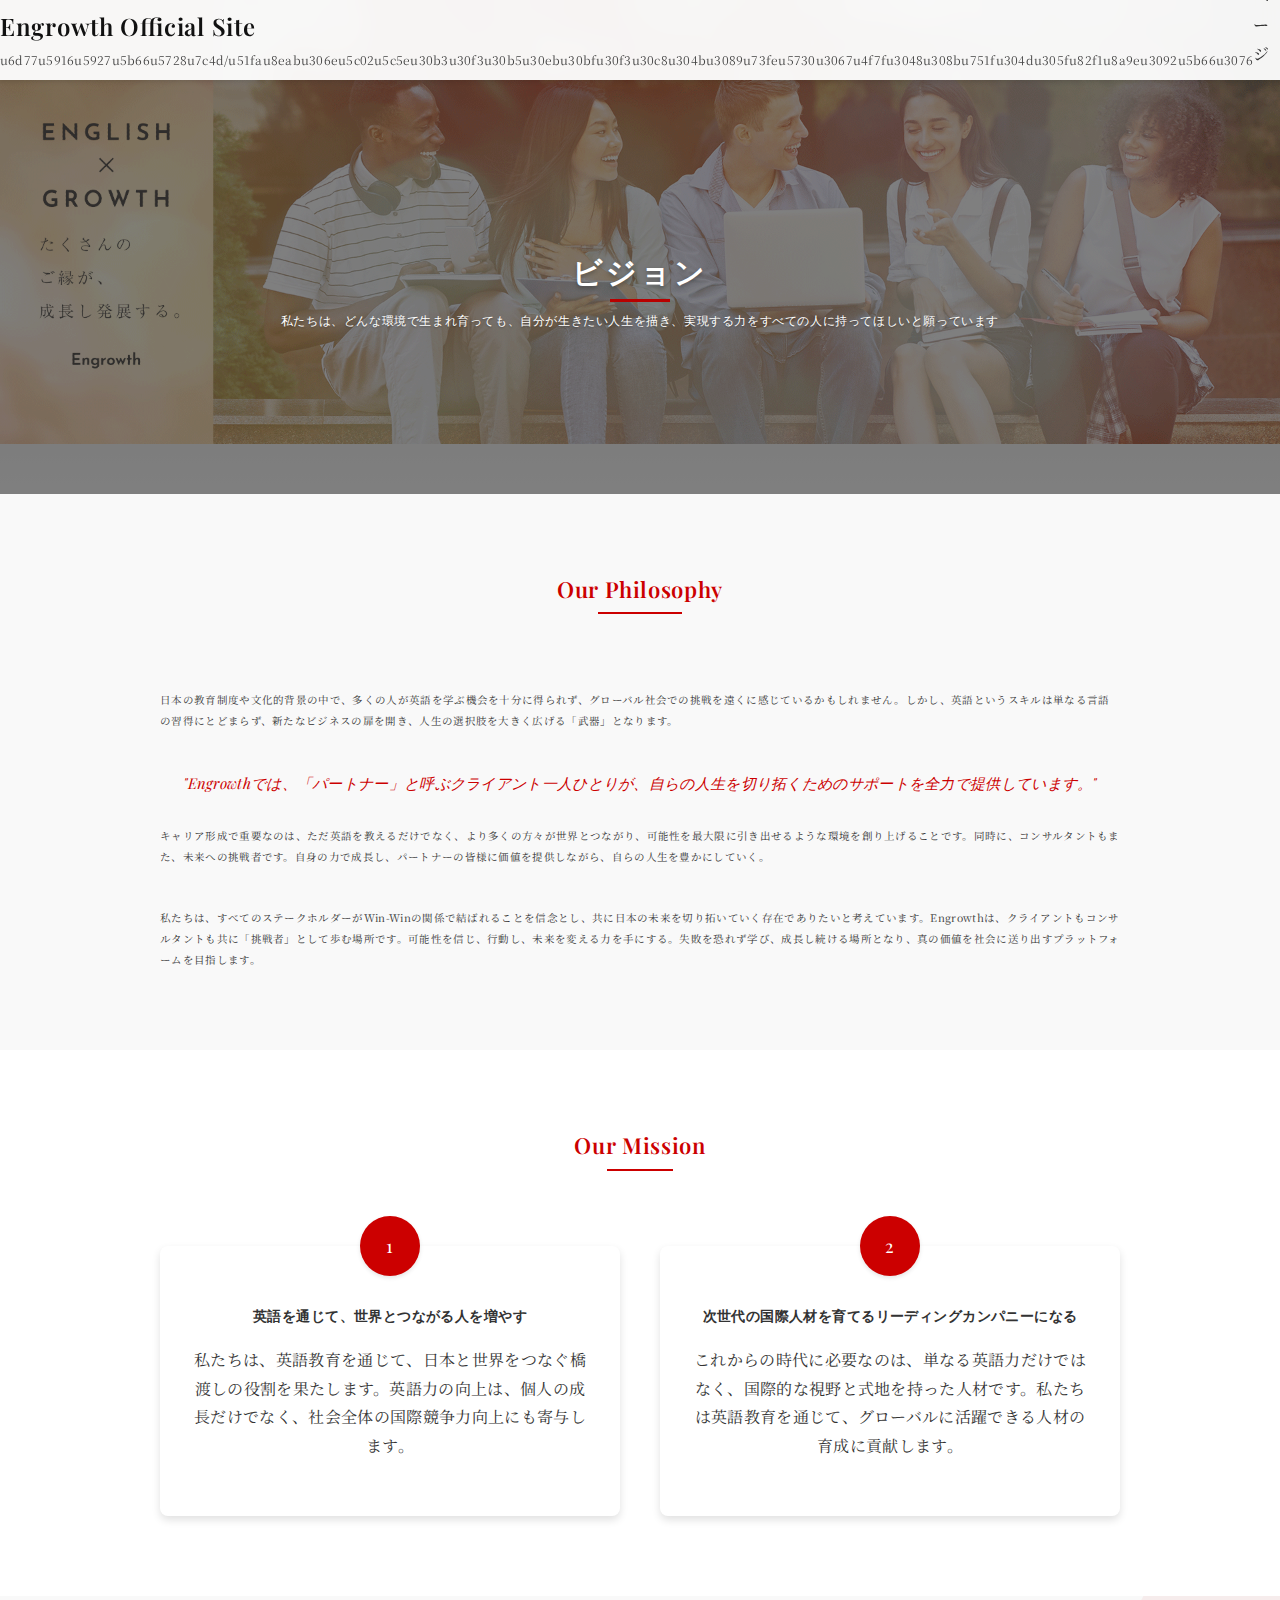
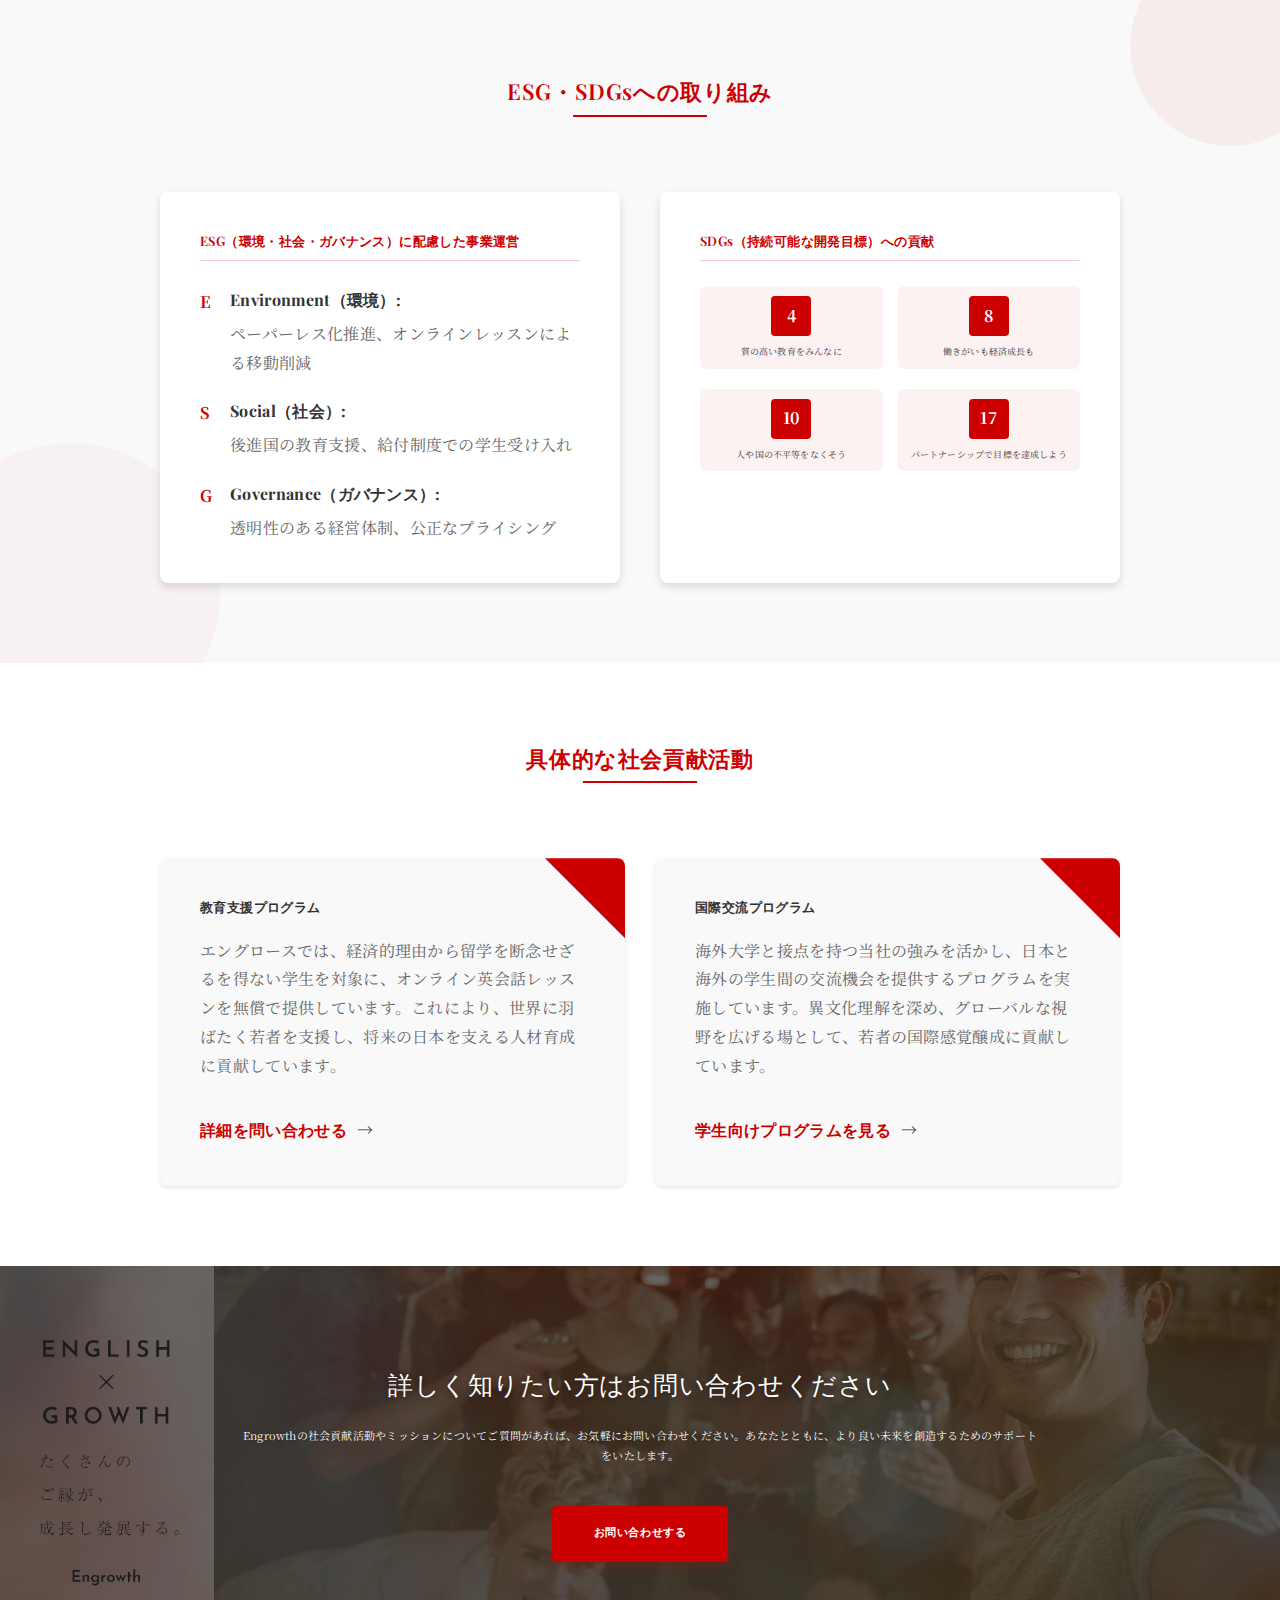
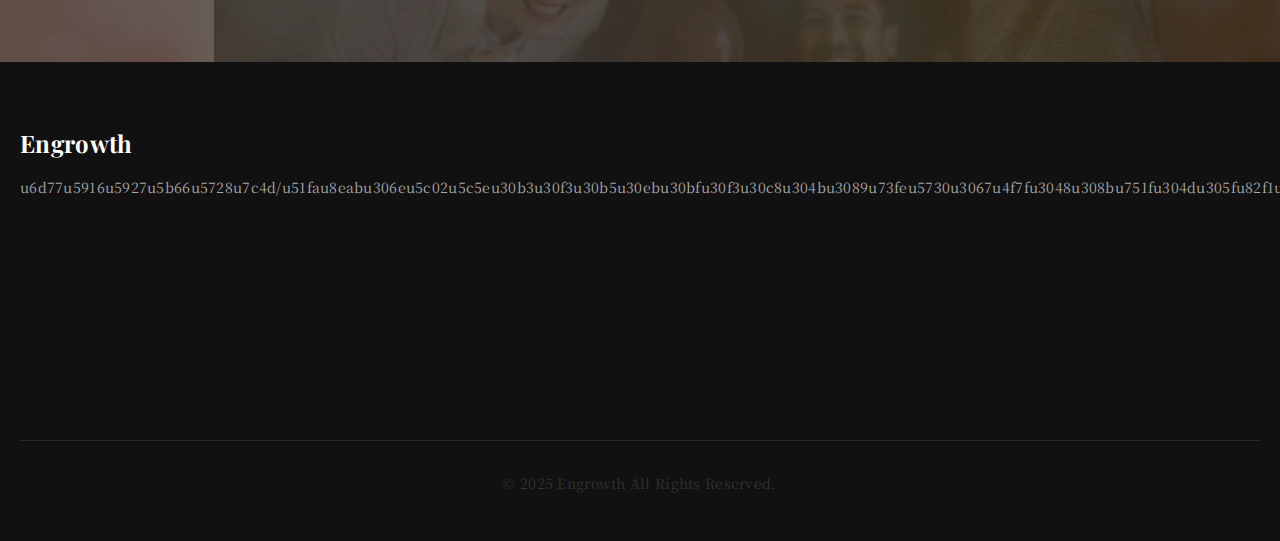
<file: about/index.html>
<!DOCTYPE html>
<html lang="ja">
<head>
    <meta charset="UTF-8">
    <meta name="viewport" content="width=device-width, initial-scale=1.0">
    <title>ビジョン | Engrowth Official Site</title>
    <meta name="description" content="Engrowthのビジョンと理念、社会貢献や未来へのミッションについてご紹介します。より良い未来を切り拓くための英語教育を通じた社会貢献を目指します。">
    <link rel="stylesheet" href="../../assets/css/style.css">
    <!-- Webフォント -->
    <link rel="preconnect" href="https://fonts.googleapis.com">
    <link rel="preconnect" href="https://fonts.gstatic.com" crossorigin>
    <link href="https://fonts.googleapis.com/css2?family=Josefin+Sans:wght@300;400;600;700&family=Playfair+Display:ital,wght@0,400;0,500;0,600;0,700;1,400&family=Noto+Serif+JP:wght@300;400;500;600;700&display=swap" rel="stylesheet">
    
    <style>
        :root {
            /* フォント変数 */
            --font-body: 'Noto Serif JP', serif;
            --font-heading: 'Playfair Display', serif;
            --font-sub: 'Josefin Sans', sans-serif;
            
            /* カラー変数 */
            --color-primary: #cc0000;
            --color-primary-dark: #a30000;
            --color-accent: #FFE766;
            --color-text: #333333;
            --color-text-light: #666666;
            --color-bg: #ffffff;
            --color-bg-alt: #f9f9f9;
            
            /* シャドウ変数 */
            --shadow-sm: 0 2px 4px rgba(0, 0, 0, 0.1);
            --shadow-md: 0 4px 8px rgba(0, 0, 0, 0.12);
            --shadow-lg: 0 8px 16px rgba(0, 0, 0, 0.15);
            
            /* その他の変数 */
            --border-radius: 4px;
            --transition: all 0.3s ease;
        }
        
        body, p, div, span, li {
            font-family: var(--font-body);
            color: var(--color-text);
            line-height: 1.8;
            letter-spacing: 0.02em;
        }
        
        h1, h2, h3, h4, h5, h6 {
            font-family: var(--font-heading);
            font-weight: 600;
            letter-spacing: 0.03em;
            line-height: 1.4;
        }
    </style>
</head>
<body>
    <header class="header">
        <div class="header-content">
            <div class="logo">
                <a href="/">
                    <h1>Engrowth Official Site</h1>
                    <p class="tagline">u6d77u5916u5927u5b66u5728u7c4d/u51fau8eabu306eu5c02u5c5eu30b3u30f3u30b5u30ebu30bfu30f3u30c8u304bu3089u73feu5730u3067u4f7fu3048u308bu751fu304du305fu82f1u8a9eu3092u5b66u3076</p>
                </a>
            </div>
            <nav class="global-nav">
                <ul>
                    <li><a href="../../index.html">トップページ</a></li>
                    <li><a href="../../about/index.html">ビジョン</a></li>
                    <li><a href="../business/index.html">ビジネスパーソン向け</a></li>
                    <li><a href="../students/index.html">学生向け</a></li>
                    <li><a href="./index.html" class="active">社会貢献・ミッション</a></li>
                    <li><a href="../../contact/index.html">お問い合わせ</a></li>
                </ul>
            </nav>
            <button class="menu-toggle" aria-label="メニュー">
                <span></span>
                <span></span>
                <span></span>
            </button>
        </div>
    </header>

    <main>
        <section class="page-header" style="background-image: url('../../assets/images/en_01.gif'); background-size: cover; background-position: center; position: relative;">
            <div style="position: absolute; top: 0; left: 0; width: 100%; height: 100%; background-color: rgba(0, 0, 0, 0.5); z-index: 1;"></div>
            <div class="container" style="position: relative; z-index: 2; padding: 100px 20px; text-align: center;">
                <h2 class="page-title" style="font-family: var(--font-heading); color: #ffffff; font-size: 3rem; letter-spacing: 0.1em; margin-bottom: 20px; text-shadow: 0 2px 4px rgba(0, 0, 0, 0.3);">ビジョン</h2>
                <p style="font-family: var(--font-sub); color: #ffffff; font-size: 1.2rem; max-width: 800px; margin: 0 auto; letter-spacing: 0.05em; font-weight: 300; text-shadow: 0 1px 2px rgba(0, 0, 0, 0.3);">私たちは、どんな環境で生まれ育っても、自分が生きたい人生を描き、実現する力をすべての人に持ってほしいと願っています</p>
            </div>
        </section>

        <section class="vision-philosophy" style="padding: 80px 0; background-color: var(--color-bg-alt);">
            <style>
                .vision-container {
                    max-width: 1000px;
                    margin: 0 auto;
                    padding: 0 20px;
                }
                
                .vision-intro {
                    text-align: center;
                    margin-bottom: 60px;
                }
                
                .vision-intro h3 {
                    font-family: var(--font-heading);
                    font-size: 2.2rem;
                    color: var(--color-primary);
                    margin-bottom: 25px;
                    position: relative;
                    display: inline-block;
                }
                
                .vision-intro h3::after {
                    content: '';
                    position: absolute;
                    bottom: -10px;
                    left: 25%;
                    width: 50%;
                    height: 2px;
                    background-color: var(--color-primary);
                }
                
                .vision-paragraph {
                    margin-bottom: 40px;
                    font-size: 1.05rem;
                    line-height: 2;
                    letter-spacing: 0.03em;
                }
                
                .vision-paragraph:last-child {
                    margin-bottom: 0;
                }
                
                .vision-highlight {
                    font-family: var(--font-heading);
                    font-size: 1.5rem;
                    color: var(--color-primary);
                    margin: 30px 0;
                    line-height: 1.6;
                    text-align: center;
                    font-style: italic;
                }
                
                @media (max-width: 768px) {
                    .vision-intro h3 {
                        font-size: 1.8rem;
                    }
                    
                    .vision-highlight {
                        font-size: 1.3rem;
                    }
                }
            </style>
            
            <div class="vision-container">
                <div class="vision-intro">
                    <h3>Our Philosophy</h3>
                </div>
                
                <div class="vision-paragraph">
                    日本の教育制度や文化的背景の中で、多くの人が英語を学ぶ機会を十分に得られず、グローバル社会での挑戦を遠くに感じているかもしれません。しかし、英語というスキルは単なる言語の習得にとどまらず、新たなビジネスの扉を開き、人生の選択肢を大きく広げる「武器」となります。
                </div>
                
                <div class="vision-highlight">
                    "Engrowthでは、「パートナー」と呼ぶクライアント一人ひとりが、自らの人生を切り拓くためのサポートを全力で提供しています。"
                </div>
                
                <div class="vision-paragraph">
                    キャリア形成で重要なのは、ただ英語を教えるだけでなく、より多くの方々が世界とつながり、可能性を最大限に引き出せるような環境を創り上げることです。同時に、コンサルタントもまた、未来への挑戦者です。自身の力で成長し、パートナーの皆様に価値を提供しながら、自らの人生を豊かにしていく。
                </div>
                
                <div class="vision-paragraph">
                    私たちは、すべてのステークホルダーがWin-Winの関係で結ばれることを信念とし、共に日本の未来を切り拓いていく存在でありたいと考えています。Engrowthは、クライアントもコンサルタントも共に「挑戦者」として歩む場所です。可能性を信じ、行動し、未来を変える力を手にする。失敗を恐れず学び、成長し続ける場所となり、真の価値を社会に送り出すプラットフォームを目指します。
                </div>
            </div>
        </section>
        
        <section class="mission-section" style="padding: 80px 0; background-color: #ffffff;">
            <div class="vision-container">
                <div class="vision-intro">
                    <h3>Our Mission</h3>
                </div>
                
                <div style="display: flex; flex-wrap: wrap; gap: 40px; margin-top: 50px;">
                    <div style="flex: 1 1 300px; background-color: #ffffff; border-radius: 8px; box-shadow: var(--shadow-md); padding: 40px 30px; position: relative;">
                        <div style="position: absolute; top: 0; left: 50%; transform: translateX(-50%) translateY(-50%); background-color: var(--color-primary); color: #ffffff; width: 60px; height: 60px; border-radius: 50%; display: flex; align-items: center; justify-content: center; font-family: var(--font-heading); font-size: 1.8rem; box-shadow: var(--shadow-sm);">1</div>
                        <h4 style="font-family: var(--font-heading); text-align: center; margin-top: 20px; margin-bottom: 20px; font-size: 1.4rem; color: var(--color-text);">英語を通じて、世界とつながる人を増やす</h4>
                        <p style="text-align: center; line-height: 1.8;">私たちは、英語教育を通じて、日本と世界をつなぐ橋渡しの役割を果たします。英語力の向上は、個人の成長だけでなく、社会全体の国際競争力向上にも寄与します。</p>
                    </div>
                    
                    <div style="flex: 1 1 300px; background-color: #ffffff; border-radius: 8px; box-shadow: var(--shadow-md); padding: 40px 30px; position: relative;">
                        <div style="position: absolute; top: 0; left: 50%; transform: translateX(-50%) translateY(-50%); background-color: var(--color-primary); color: #ffffff; width: 60px; height: 60px; border-radius: 50%; display: flex; align-items: center; justify-content: center; font-family: var(--font-heading); font-size: 1.8rem; box-shadow: var(--shadow-sm);">2</div>
                        <h4 style="font-family: var(--font-heading); text-align: center; margin-top: 20px; margin-bottom: 20px; font-size: 1.4rem; color: var(--color-text);">次世代の国際人材を育てるリーディングカンパニーになる</h4>
                        <p style="text-align: center; line-height: 1.8;">これからの時代に必要なのは、単なる英語力だけではなく、国際的な視野と式地を持った人材です。私たちは英語教育を通じて、グローバルに活躍できる人材の育成に貢献します。</p>
                    </div>
                </div>
            </div>
        </section>

        <section class="esg-sdgs" style="padding: 80px 0; background-color: var(--color-bg-alt); position: relative; overflow: hidden;">
            <div style="position: absolute; top: -50px; right: -50px; width: 200px; height: 200px; background-color: rgba(204, 0, 0, 0.05); border-radius: 50%; z-index: 1;"></div>
            <div style="position: absolute; bottom: -80px; left: -80px; width: 300px; height: 300px; background-color: rgba(204, 0, 0, 0.03); border-radius: 50%; z-index: 1;"></div>
            
            <div class="vision-container" style="position: relative; z-index: 2;">
                <div class="vision-intro">
                    <h3>ESG・SDGsへの取り組み</h3>
                </div>
                
                <div style="display: flex; flex-wrap: wrap; gap: 40px; margin-top: 30px;">
                    <div style="flex: 1 1 400px; background-color: #ffffff; border-radius: 8px; box-shadow: var(--shadow-md); padding: 40px; position: relative;">
                        <h4 style="font-family: var(--font-heading); font-size: 1.3rem; color: var(--color-primary); margin-bottom: 25px; padding-bottom: 10px; border-bottom: 1px solid rgba(204, 0, 0, 0.2);">ESG（環境・社会・ガバナンス）に配慮した事業運営</h4>
                        
                        <ul style="list-style-type: none; padding: 0; margin: 0;">
                            <li style="margin-bottom: 20px; padding-left: 30px; position: relative;">
                                <span style="position: absolute; left: 0; top: 2px; color: var(--color-primary); font-weight: bold;">E</span>
                                <strong style="font-family: var(--font-heading); color: var(--color-text);">Environment（環境）:</strong> 
                                <p style="margin-top: 5px; margin-bottom: 0; color: var(--color-text-light);">ペーパーレス化推進、オンラインレッスンによる移動削減</p>
                            </li>
                            
                            <li style="margin-bottom: 20px; padding-left: 30px; position: relative;">
                                <span style="position: absolute; left: 0; top: 2px; color: var(--color-primary); font-weight: bold;">S</span>
                                <strong style="font-family: var(--font-heading); color: var(--color-text);">Social（社会）:</strong> 
                                <p style="margin-top: 5px; margin-bottom: 0; color: var(--color-text-light);">後進国の教育支援、給付制度での学生受け入れ</p>
                            </li>
                            
                            <li style="padding-left: 30px; position: relative;">
                                <span style="position: absolute; left: 0; top: 2px; color: var(--color-primary); font-weight: bold;">G</span>
                                <strong style="font-family: var(--font-heading); color: var(--color-text);">Governance（ガバナンス）:</strong> 
                                <p style="margin-top: 5px; margin-bottom: 0; color: var(--color-text-light);">透明性のある経営体制、公正なプライシング</p>
                            </li>
                        </ul>
                    </div>
                    
                    <div style="flex: 1 1 400px; background-color: #ffffff; border-radius: 8px; box-shadow: var(--shadow-md); padding: 40px; position: relative;">
                        <h4 style="font-family: var(--font-heading); font-size: 1.3rem; color: var(--color-primary); margin-bottom: 25px; padding-bottom: 10px; border-bottom: 1px solid rgba(204, 0, 0, 0.2);">SDGs（持続可能な開発目標）への貢献</h4>
                        
                        <div style="display: grid; grid-template-columns: repeat(auto-fill, minmax(180px, 1fr)); gap: 20px 15px;">
                            <div style="padding: 10px; text-align: center; border-radius: 6px; background-color: rgba(204, 0, 0, 0.05);">
                                <div style="width: 40px; height: 40px; background-color: var(--color-primary); color: white; display: flex; align-items: center; justify-content: center; margin: 0 auto 10px; border-radius: 4px; font-weight: bold;">4</div>
                                <p style="margin: 0; font-size: 0.9rem; line-height: 1.4;">質の高い教育をみんなに</p>
                            </div>
                            
                            <div style="padding: 10px; text-align: center; border-radius: 6px; background-color: rgba(204, 0, 0, 0.05);">
                                <div style="width: 40px; height: 40px; background-color: var(--color-primary); color: white; display: flex; align-items: center; justify-content: center; margin: 0 auto 10px; border-radius: 4px; font-weight: bold;">8</div>
                                <p style="margin: 0; font-size: 0.9rem; line-height: 1.4;">働きがいも経済成長も</p>
                            </div>
                            
                            <div style="padding: 10px; text-align: center; border-radius: 6px; background-color: rgba(204, 0, 0, 0.05);">
                                <div style="width: 40px; height: 40px; background-color: var(--color-primary); color: white; display: flex; align-items: center; justify-content: center; margin: 0 auto 10px; border-radius: 4px; font-weight: bold;">10</div>
                                <p style="margin: 0; font-size: 0.9rem; line-height: 1.4;">人や国の不平等をなくそう</p>
                            </div>
                            
                            <div style="padding: 10px; text-align: center; border-radius: 6px; background-color: rgba(204, 0, 0, 0.05);">
                                <div style="width: 40px; height: 40px; background-color: var(--color-primary); color: white; display: flex; align-items: center; justify-content: center; margin: 0 auto 10px; border-radius: 4px; font-weight: bold;">17</div>
                                <p style="margin: 0; font-size: 0.9rem; line-height: 1.4;">パートナーシップで目標を達成しよう</p>
                            </div>
                        </div>
                    </div>
                </div>
            </div>
        </section>

        <section class="social-initiatives" style="padding: 80px 0; background-color: #ffffff;">
            <div class="vision-container">
                <div class="vision-intro">
                    <h3>具体的な社会貢献活動</h3>
                </div>
                
                <div style="display: flex; flex-wrap: wrap; gap: 30px; margin-top: 40px;">
                    <div style="flex: 1 1 300px; padding: 40px; background-color: var(--color-bg-alt); border-radius: 8px; box-shadow: var(--shadow-sm); position: relative; overflow: hidden;">
                        <div style="position: absolute; top: 0; right: 0; width: 80px; height: 80px; background-color: var(--color-primary); clip-path: polygon(100% 0, 0 0, 100% 100%);"></div>
                        
                        <h4 style="font-family: var(--font-heading); font-size: 1.3rem; color: var(--color-text); margin-bottom: 20px; position: relative;">教育支援プログラム</h4>
                        
                        <p style="line-height: 1.8; color: var(--color-text-light);">エングロースでは、経済的理由から留学を断念せざるを得ない学生を対象に、オンライン英会話レッスンを無償で提供しています。これにより、世界に羽ばたく若者を支援し、将来の日本を支える人材育成に貢献しています。</p>
                        
                        <a href="../../contact/" style="display: inline-block; margin-top: 20px; color: var(--color-primary); font-weight: 600; text-decoration: none; font-family: var(--font-sub); position: relative;">詳細を問い合わせる <span style="display: inline-block; margin-left: 5px; transition: transform 0.3s ease;">&rarr;</span></a>
                    </div>
                    
                    <div style="flex: 1 1 300px; padding: 40px; background-color: var(--color-bg-alt); border-radius: 8px; box-shadow: var(--shadow-sm); position: relative; overflow: hidden;">
                        <div style="position: absolute; top: 0; right: 0; width: 80px; height: 80px; background-color: var(--color-primary); clip-path: polygon(100% 0, 0 0, 100% 100%);"></div>
                        
                        <h4 style="font-family: var(--font-heading); font-size: 1.3rem; color: var(--color-text); margin-bottom: 20px; position: relative;">国際交流プログラム</h4>
                        
                        <p style="line-height: 1.8; color: var(--color-text-light);">海外大学と接点を持つ当社の強みを活かし、日本と海外の学生間の交流機会を提供するプログラムを実施しています。異文化理解を深め、グローバルな視野を広げる場として、若者の国際感覚醸成に貢献しています。</p>
                        
                        <a href="../students/" style="display: inline-block; margin-top: 20px; color: var(--color-primary); font-weight: 600; text-decoration: none; font-family: var(--font-sub); position: relative;">学生向けプログラムを見る <span style="display: inline-block; margin-left: 5px; transition: transform 0.3s ease;">&rarr;</span></a>
                    </div>
                </div>
            </div>
        </section>

        <section style="padding: 100px 0; background-color: #f9f9f9; background-image: url('../../assets/images/en_02.gif'); background-size: cover; background-position: center; position: relative;">
            <div style="position: absolute; top: 0; left: 0; width: 100%; height: 100%; background-color: rgba(0, 0, 0, 0.6);"></div>
            <div class="vision-container" style="position: relative; z-index: 2; text-align: center;">
                <h3 style="font-family: var(--font-heading); color: #ffffff; font-size: 2.5rem; margin-bottom: 25px; text-shadow: 0 2px 4px rgba(0, 0, 0, 0.3); font-weight: 500;">詳しく知りたい方はお問い合わせください</h3>
                <p style="color: #ffffff; max-width: 800px; margin: 0 auto 40px; font-family: var(--font-body); line-height: 1.8; font-size: 1.1rem; text-shadow: 0 1px 2px rgba(0, 0, 0, 0.3);">Engrowthの社会貢献活動やミッションについてご質問があれば、お気軽にお問い合わせください。あなたとともに、より良い未来を創造するためのサポートをいたします。</p>
                <div>
                    <a href="../../contact/" style="display: inline-block; background-color: var(--color-primary); color: #ffffff; text-decoration: none; font-family: var(--font-sub); font-weight: 600; padding: 16px 40px; border-radius: 4px; font-size: 1.1rem; transition: all 0.3s ease; border: 2px solid var(--color-primary); letter-spacing: 0.05em; box-shadow: 0 4px 12px rgba(204, 0, 0, 0.2);">お問い合わせする</a>
                </div>
            </div>
        </section>
    </main>

    <footer class="footer">
        <div class="container">
            <div class="footer-content">
                <div class="footer-logo">
                    <a href="../../">Engrowth</a>
                    <p>u6d77u5916u5927u5b66u5728u7c4d/u51fau8eabu306eu5c02u5c5eu30b3u30f3u30b5u30ebu30bfu30f3u30c8u304bu3089u73feu5730u3067u4f7fu3048u308bu751fu304du305fu82f1u8a9eu3092u5b66u3076</p>
                </div>
                <div class="footer-links">
                    <div class="footer-nav">
                        <h4>u30b5u30a4u30c8u30deu30c3u30d7</h4>
                        <ul>
                            <li><a href="../../">u30c8u30c3u30d7u30dau30fcu30b8</a></li>
                            <li><a href="../../about/">u30d3u30b8u30e7u30f3</a></li>
                            <li><a href="../business/">u30d3u30b8u30cdu30b9u30d1u30fcu30bdu30f3u5411u3051</a></li>
                            <li><a href="../students/">u5b66u751fu5411u3051</a></li>
                            <li><a href="./">u793eu4f1au8ca2u732eu30fbu30dfu30c3u30b7u30e7u30f3</a></li>
                            <li><a href="../../contact/">u304au554fu3044u5408u308fu305b</a></li>
                        </ul>
                    </div>
                    <div class="social-links">
                        <h4>SNS</h4>
                        <ul>
                            <li><a href="#" target="_blank" rel="noopener">Twitter</a></li>
                            <li><a href="#" target="_blank" rel="noopener">Facebook</a></li>
                            <li><a href="#" target="_blank" rel="noopener">Instagram</a></li>
                        </ul>
                    </div>
                </div>
            </div>
            <div class="copyright">
                <p>&copy; 2025 Engrowth All Rights Reserved.</p>
            </div>
        </div>
    </footer>
    
    <script src="../../assets/js/main.js"></script>
</body>
</html>
</file>
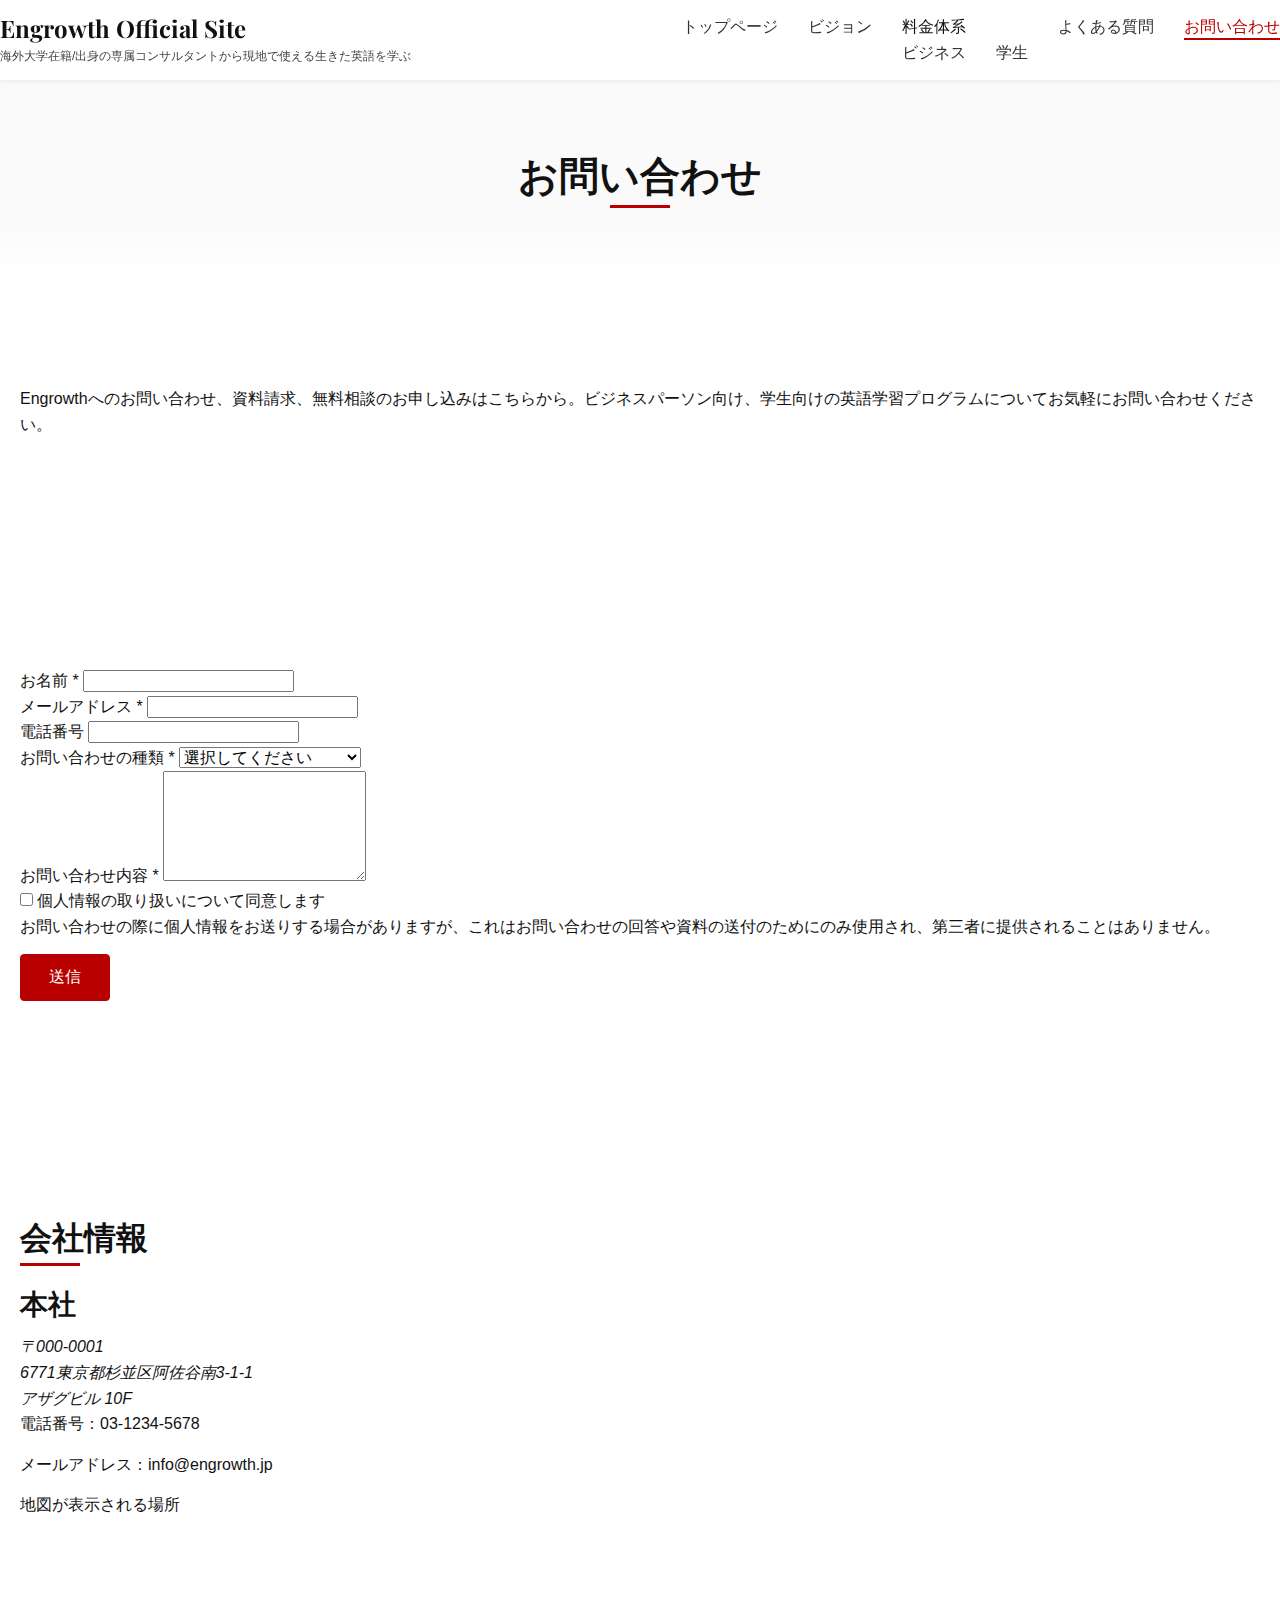
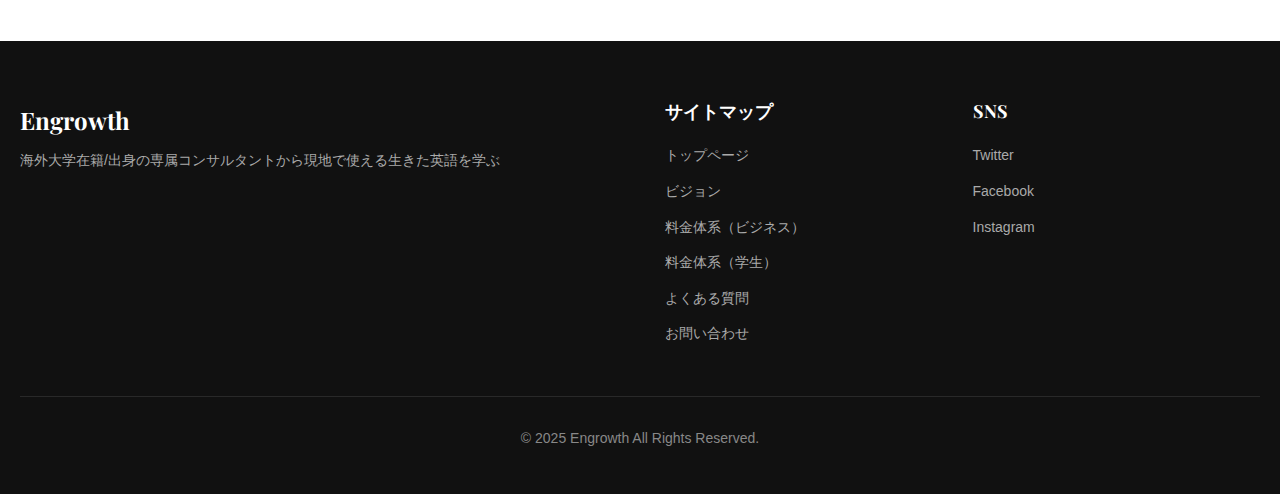
<file: contact/index.html>
<!DOCTYPE html>
<html lang="ja">
<head>
    <meta charset="UTF-8">
    <meta name="viewport" content="width=device-width, initial-scale=1.0">
    <title>お問い合わせ | Engrowth Official Site</title>
    <meta name="description" content="Engrowthへのお問い合わせ、資料請求、無料相談のお申し込みはこちらから。ビジネスパーソン向け、学生向けの英語学習プログラムについてお気軽にお問い合わせください。">
    <link rel="stylesheet" href="../assets/css/style.css">
    <!-- Webフォント -->
    <link rel="preconnect" href="https://fonts.googleapis.com">
    <link rel="preconnect" href="https://fonts.gstatic.com" crossorigin>
    <link href="https://fonts.googleapis.com/css2?family=Playfair+Display:ital,wght@0,400;0,500;0,600;0,700;1,400&family=Noto+Serif+JP:wght@300;400;500;600;700&family=Josefin+Sans:wght@300;400;500;600;700&display=swap" rel="stylesheet">
</head>
<body>
    <header class="header">
        <div class="header-content">
            <div class="logo">
                <a href="/">
                    <h1>Engrowth Official Site</h1>
                    <p class="tagline">海外大学在籍/出身の専属コンサルタントから現地で使える生きた英語を学ぶ</p>
                </a>
            </div>
            <nav class="global-nav">
                <ul>
                    <li><a href="/index.html">トップページ</a></li>
                    <li><a href="/about/index.html">ビジョン</a></li>
                    <li class="has-submenu">
                        <span>料金体系</span>
                        <ul class="submenu">
                            <li><a href="/price/business/index.html">ビジネス</a></li>
                            <li><a href="/price/students/index.html">学生</a></li>
                        </ul>
                    </li>
                    <li><a href="/faq/index.html">よくある質問</a></li>
                    <li><a href="/contact/index.html" class="active">お問い合わせ</a></li>
                </ul>
            </nav>
            <button class="menu-toggle" aria-label="メニュー">
                <span></span>
                <span></span>
                <span></span>
            </button>
        </div>
    </header>

    <main>
        <section class="page-header">
            <div class="container">
                <h2 class="page-title">お問い合わせ</h2>
            </div>
        </section>

        <section class="contact-intro">
            <div class="container">
                <p class="contact-description">Engrowthへのお問い合わせ、資料請求、無料相談のお申し込みはこちらから。ビジネスパーソン向け、学生向けの英語学習プログラムについてお気軽にお問い合わせください。</p>
            </div>
        </section>

        <section class="contact-form">
            <div class="container">
                <form name="contact" method="POST" data-netlify="true" class="form">
                    <input type="hidden" name="form-name" value="contact">
                    
                    <div class="form-group">
                        <label for="name">お名前 <span class="required">*</span></label>
                        <input type="text" id="name" name="name" required aria-required="true">
                    </div>

                    <div class="form-group">
                        <label for="email">メールアドレス <span class="required">*</span></label>
                        <input type="email" id="email" name="email" required aria-required="true">
                    </div>

                    <div class="form-group">
                        <label for="phone">電話番号</label>
                        <input type="tel" id="phone" name="phone">
                    </div>

                    <div class="form-group">
                        <label for="inquiry-type">お問い合わせの種類 <span class="required">*</span></label>
                        <select id="inquiry-type" name="inquiry-type" required aria-required="true">
                            <option value="">選択してください</option>
                            <option value="business">ビジネスパーソン向け</option>
                            <option value="student">学生向け</option>
                            <option value="materials">資料請求</option>
                            <option value="consultation">無料相談</option>
                            <option value="other">その他</option>
                        </select>
                    </div>

                    <div class="form-group">
                        <label for="message">お問い合わせ内容 <span class="required">*</span></label>
                        <textarea id="message" name="message" rows="6" required aria-required="true"></textarea>
                    </div>

                    <div class="form-group privacy-policy">
                        <label class="checkbox-container">
                            <input type="checkbox" id="privacy" name="privacy" required aria-required="true">
                            <span class="checkmark"></span>
                            <span class="label-text">個人情報の取り扱いについて同意します</span>
                        </label>
                        <p class="privacy-note">お問い合わせの際に個人情報をお送りする場合がありますが、これはお問い合わせの回答や資料の送付のためにのみ使用され、第三者に提供されることはありません。</p>
                    </div>

                    <div class="form-submit">
                        <button type="submit" class="btn btn-primary">送信</button>
                    </div>
                </form>
            </div>
        </section>

        <section class="company-info">
            <div class="container">
                <h3 class="section-title">会社情報</h3>
                <div class="company-details">
                    <div class="company-address">
                        <h4>本社</h4>
                        <address>
                            〒000-0001<br>
                            6771東京都杉並区阿佐谷南3-1-1<br>
                            アザグビル 10F
                        </address>
                        <p>電話番号：03-1234-5678</p>
                        <p>メールアドレス：info@engrowth.jp</p>
                    </div>
                    <div class="company-map">
                        <!-- 地図が表示される場所 -->
                        <div class="map-placeholder">
                            <p>地図が表示される場所</p>
                        </div>
                    </div>
                </div>
            </div>
        </section>
    </main>

    <footer class="footer">
        <div class="container">
            <div class="footer-content">
                <div class="footer-logo">
                    <a href="/">Engrowth</a>
                    <p>海外大学在籍/出身の専属コンサルタントから現地で使える生きた英語を学ぶ</p>
                </div>
                <div class="footer-links">
                    <div class="footer-nav">
                        <h4>サイトマップ</h4>
                        <ul>
                            <li><a href="/index.html">トップページ</a></li>
                            <li><a href="/about/index.html">ビジョン</a></li>
                            <li><a href="/price/business/index.html">料金体系（ビジネス）</a></li>
                            <li><a href="/price/students/index.html">料金体系（学生）</a></li>
                            <li><a href="/faq/index.html">よくある質問</a></li>
                            <li><a href="/contact/index.html">お問い合わせ</a></li>
                        </ul>
                    </div>
                    <div class="social-links">
                        <h4>SNS</h4>
                        <ul>
                            <li><a href="#" target="_blank" rel="noopener">Twitter</a></li>
                            <li><a href="#" target="_blank" rel="noopener">Facebook</a></li>
                            <li><a href="#" target="_blank" rel="noopener">Instagram</a></li>
                        </ul>
                    </div>
                </div>
            </div>
            <div class="copyright">
                <p>&copy; 2025 Engrowth All Rights Reserved.</p>
            </div>
        </div>
    </footer>
    
    <script src="../assets/js/main.js"></script>
</body>
</html>
</file>
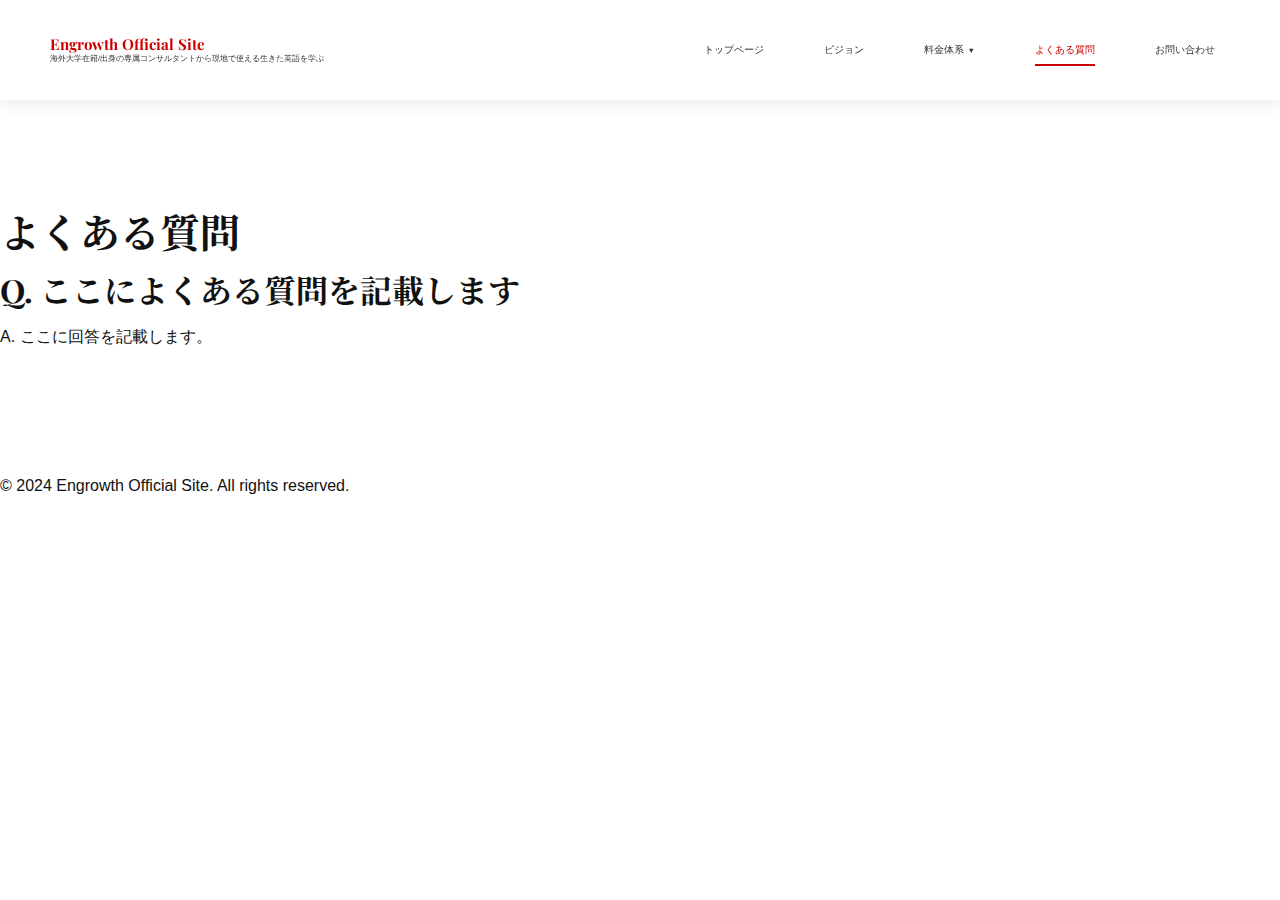
<file: faq/index.html>
<!DOCTYPE html>
<html lang="ja">
<head>
    <meta charset="UTF-8">
    <meta name="viewport" content="width=device-width, initial-scale=1.0">
    <title>よくある質問 - Engrowth Official Site</title>
    <meta name="description" content="Engrowthのよくある質問 - 現地で使える生きた英語を学ぶ">
    <link rel="stylesheet" href="../assets/css/style.css">
    <link rel="icon" href="../assets/images/favicon.ico" type="image/x-icon">
    <!-- Webフォント -->
    <link rel="preconnect" href="https://fonts.googleapis.com">
    <link rel="preconnect" href="https://fonts.gstatic.com" crossorigin>
    <link href="https://fonts.googleapis.com/css2?family=Playfair+Display:ital,wght@0,400;0,500;0,600;0,700;1,400&family=Noto+Serif+JP:wght@300;400;500;600;700&family=Josefin+Sans:wght@300;400;500;600;700&display=swap" rel="stylesheet">
    <style>
        :root {
            --font-heading: 'Playfair Display', 'Noto Serif JP', serif;
            --font-body: 'Noto Serif JP', serif;
            --font-sub: 'Josefin Sans', sans-serif;
            --color-primary: #CC0000;
            --color-secondary: #333333;
            --color-bg: #f9f9f9;
            --color-text: #333333;
            --color-light: #ffffff;
            --shadow-soft: 0 5px 15px rgba(0,0,0,0.08);
        }
        
        /* ヘッダースタイル */
        .header {
            background-color: var(--color-light);
            box-shadow: var(--shadow-soft);
            position: sticky;
            top: 0;
            z-index: 100;
            padding: 1rem 0;
        }
        
        .header-content {
            max-width: 1200px;
            margin: 0 auto;
            display: flex;
            justify-content: space-between;
            align-items: center;
            padding: 0 1rem;
        }
        
        .logo h1 {
            font-family: var(--font-heading);
            font-weight: 700;
            font-size: 1.5rem;
            margin: 0;
            color: var(--color-primary);
        }
        
        .logo .tagline {
            font-size: 0.8rem;
            color: var(--color-secondary);
            margin: 0;
        }
        
        .logo a {
            text-decoration: none;
            color: inherit;
        }
        
        /* ナビゲーションスタイル */
        .global-nav {
            position: relative;
        }
        
        .global-nav ul {
            display: flex;
            list-style: none;
            margin: 0;
            padding: 0;
            align-items: center;
        }
        
        .global-nav li {
            margin: 0 1.5rem;
            position: relative;
        }
        
        .global-nav a, .global-nav span {
            text-decoration: none;
            color: var(--color-secondary);
            font-weight: 500;
            font-size: 0.95rem;
            padding: 0.5rem 0;
            position: relative;
            transition: all 0.3s ease;
            cursor: pointer;
            display: block;
        }

        .global-nav span::after {
            content: '▼';
            font-size: 0.8em;
            margin-left: 0.5em;
            transition: transform 0.3s ease;
        }

        .global-nav .has-submenu.active span::after {
            transform: rotate(180deg);
        }
        
        .global-nav a:hover, .global-nav span:hover {
            color: var(--color-primary);
        }
        
        .global-nav a.active {
            color: var(--color-primary);
        }
        
        .global-nav a.active::after {
            content: '';
            position: absolute;
            bottom: -3px;
            left: 0;
            width: 100%;
            height: 2px;
            background-color: var(--color-primary);
            transform: scaleX(1);
            transition: transform 0.3s ease;
        }

        .global-nav a::after {
            content: '';
            position: absolute;
            bottom: -3px;
            left: 0;
            width: 100%;
            height: 2px;
            background-color: var(--color-primary);
            transform: scaleX(0);
            transition: transform 0.3s ease;
        }

        .global-nav a:hover::after {
            transform: scaleX(1);
        }
        
        /* サブメニュースタイル */
        .submenu {
            position: absolute;
            top: 100%;
            left: 50%;
            transform: translateX(-50%) translateY(10px);
            background: white;
            min-width: 200px;
            padding: 0.8rem 0;
            border-radius: 8px;
            box-shadow: 0 4px 12px rgba(0,0,0,0.1);
            opacity: 0;
            visibility: hidden;
            transition: all 0.3s ease;
            z-index: 100;
        }

        .has-submenu.active .submenu {
            opacity: 1;
            visibility: visible;
            transform: translateX(-50%) translateY(0);
        }

        .submenu::before {
            content: '';
            position: absolute;
            top: -6px;
            left: 50%;
            transform: translateX(-50%) rotate(45deg);
            width: 12px;
            height: 12px;
            background: white;
            border-left: 1px solid rgba(0,0,0,0.1);
            border-top: 1px solid rgba(0,0,0,0.1);
        }

        .submenu li {
            margin: 0;
            padding: 0;
        }

        .submenu a {
            padding: 0.8rem 1.5rem;
            display: block;
            color: var(--color-text);
            font-size: 0.9rem;
            transition: all 0.3s ease;
        }

        .submenu a:hover {
            background: rgba(204, 0, 0, 0.05);
            color: var(--color-primary);
        }

        .submenu a::after {
            display: none;
        }

        @media (max-width: 768px) {
            .global-nav {
                display: none;
            }
        }
    </style>
</head>
<body>
    <header class="header">
        <div class="header-content">
            <div class="logo">
                <a href="../">
                    <h1>Engrowth Official Site</h1>
                    <p class="tagline">海外大学在籍/出身の専属コンサルタントから現地で使える生きた英語を学ぶ</p>
                </a>
            </div>
            <nav class="global-nav">
                <ul>
                    <li><a href="../">トップページ</a></li>
                    <li><a href="../vision/">ビジョン</a></li>
                    <li class="has-submenu">
                        <span>料金体系</span>
                        <ul class="submenu">
                            <li><a href="../price/business/">ビジネス</a></li>
                            <li><a href="../price/students/">学生</a></li>
                        </ul>
                    </li>
                    <li><a href="../faq/" class="active">よくある質問</a></li>
                    <li><a href="../contact/">お問い合わせ</a></li>
                </ul>
            </nav>
        </div>
    </header>

    <main>
        <section class="faq-content">
            <h2>よくある質問</h2>
            <div class="faq-list">
                <div class="faq-item">
                    <h3>Q. ここによくある質問を記載します</h3>
                    <p>A. ここに回答を記載します。</p>
                </div>
            </div>
        </section>
    </main>

    <footer>
        <p>&copy; 2024 Engrowth Official Site. All rights reserved.</p>
    </footer>

    <script src="../../assets/js/main.js"></script>
    <script>
        document.addEventListener('DOMContentLoaded', function() {
            // サブメニューの開閉機能
            const submenuTriggers = document.querySelectorAll('.has-submenu');
            
            submenuTriggers.forEach(trigger => {
                trigger.addEventListener('click', function(e) {
                    // 他のサブメニューを閉じる
                    submenuTriggers.forEach(otherTrigger => {
                        if (otherTrigger !== trigger) {
                            otherTrigger.classList.remove('active');
                        }
                    });
                    
                    // クリックされたサブメニューの開閉
                    this.classList.toggle('active');
                    e.stopPropagation();
                });
            });
            
            // サブメニュー以外をクリックしたときに閉じる
            document.addEventListener('click', function(e) {
                if (!e.target.closest('.has-submenu')) {
                    submenuTriggers.forEach(trigger => {
                        trigger.classList.remove('active');
                    });
                }
            });
        });
    </script>
</body>
</html>
</file>
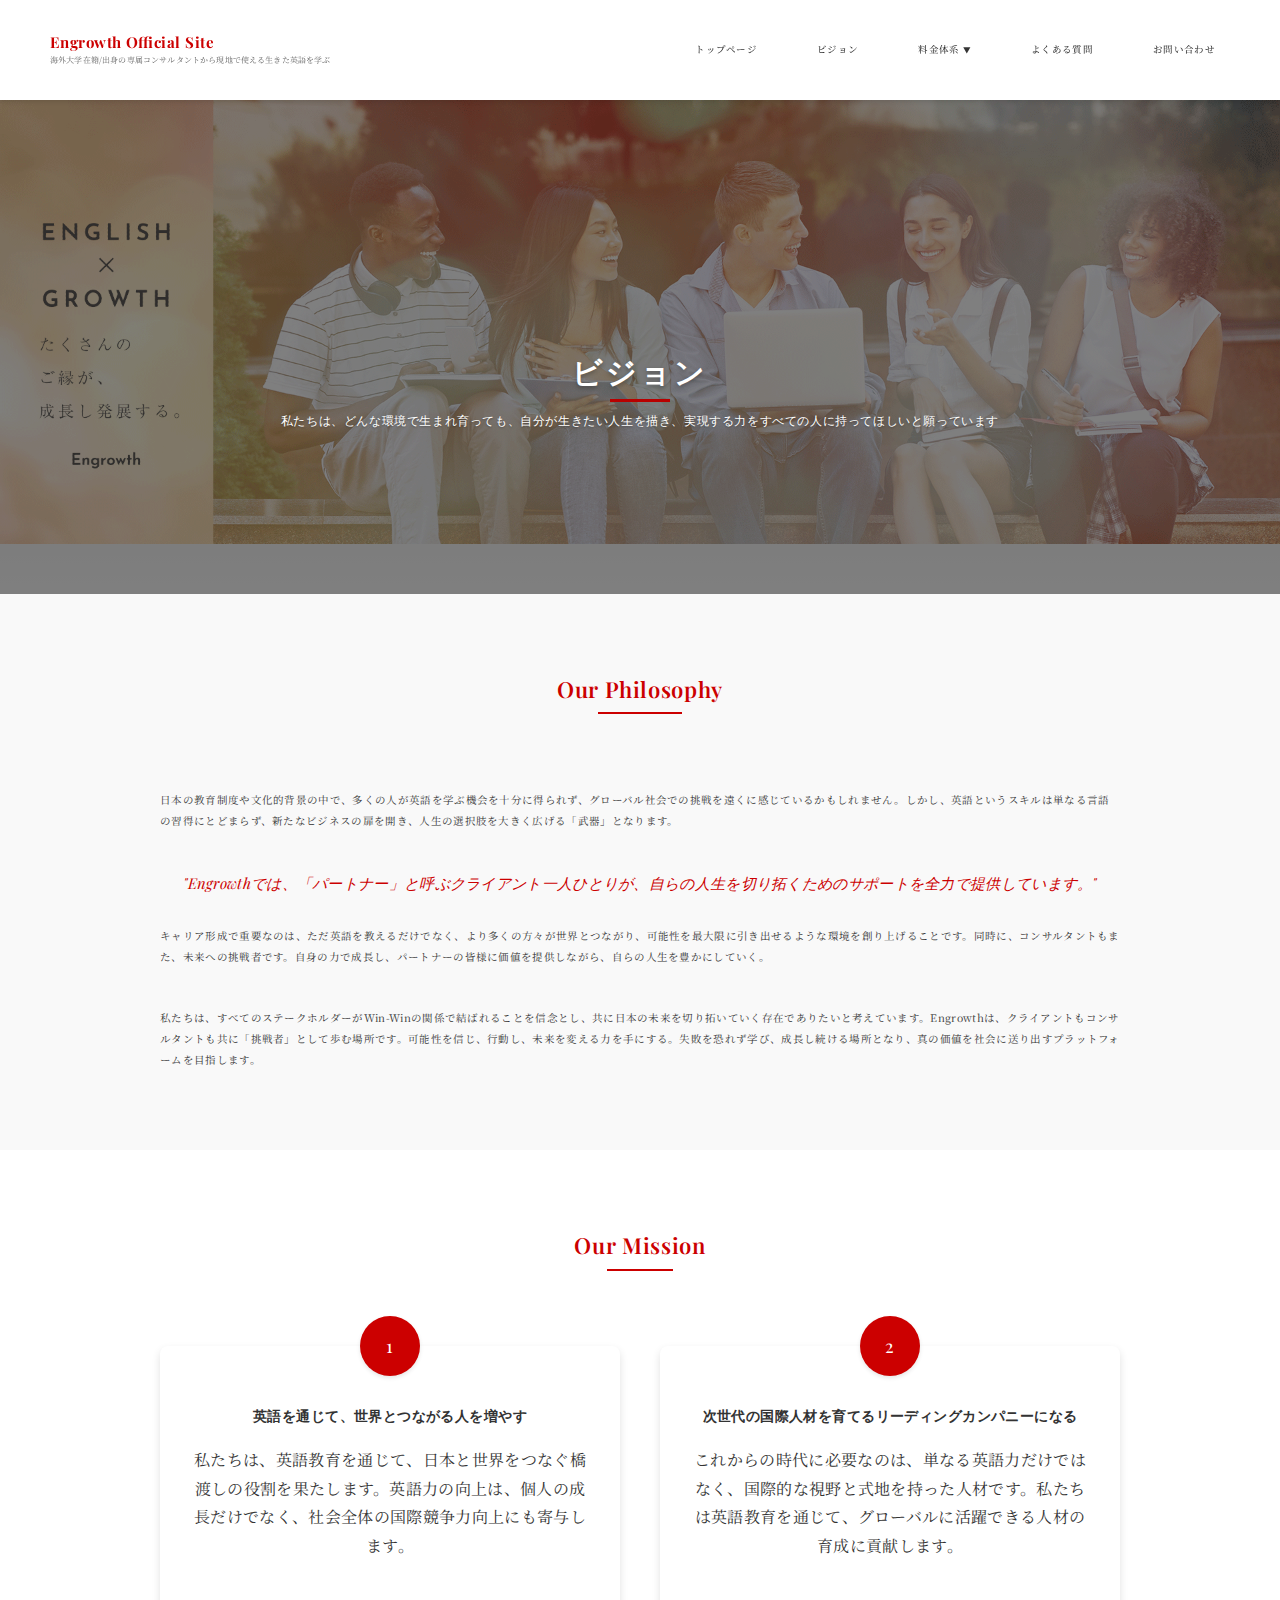
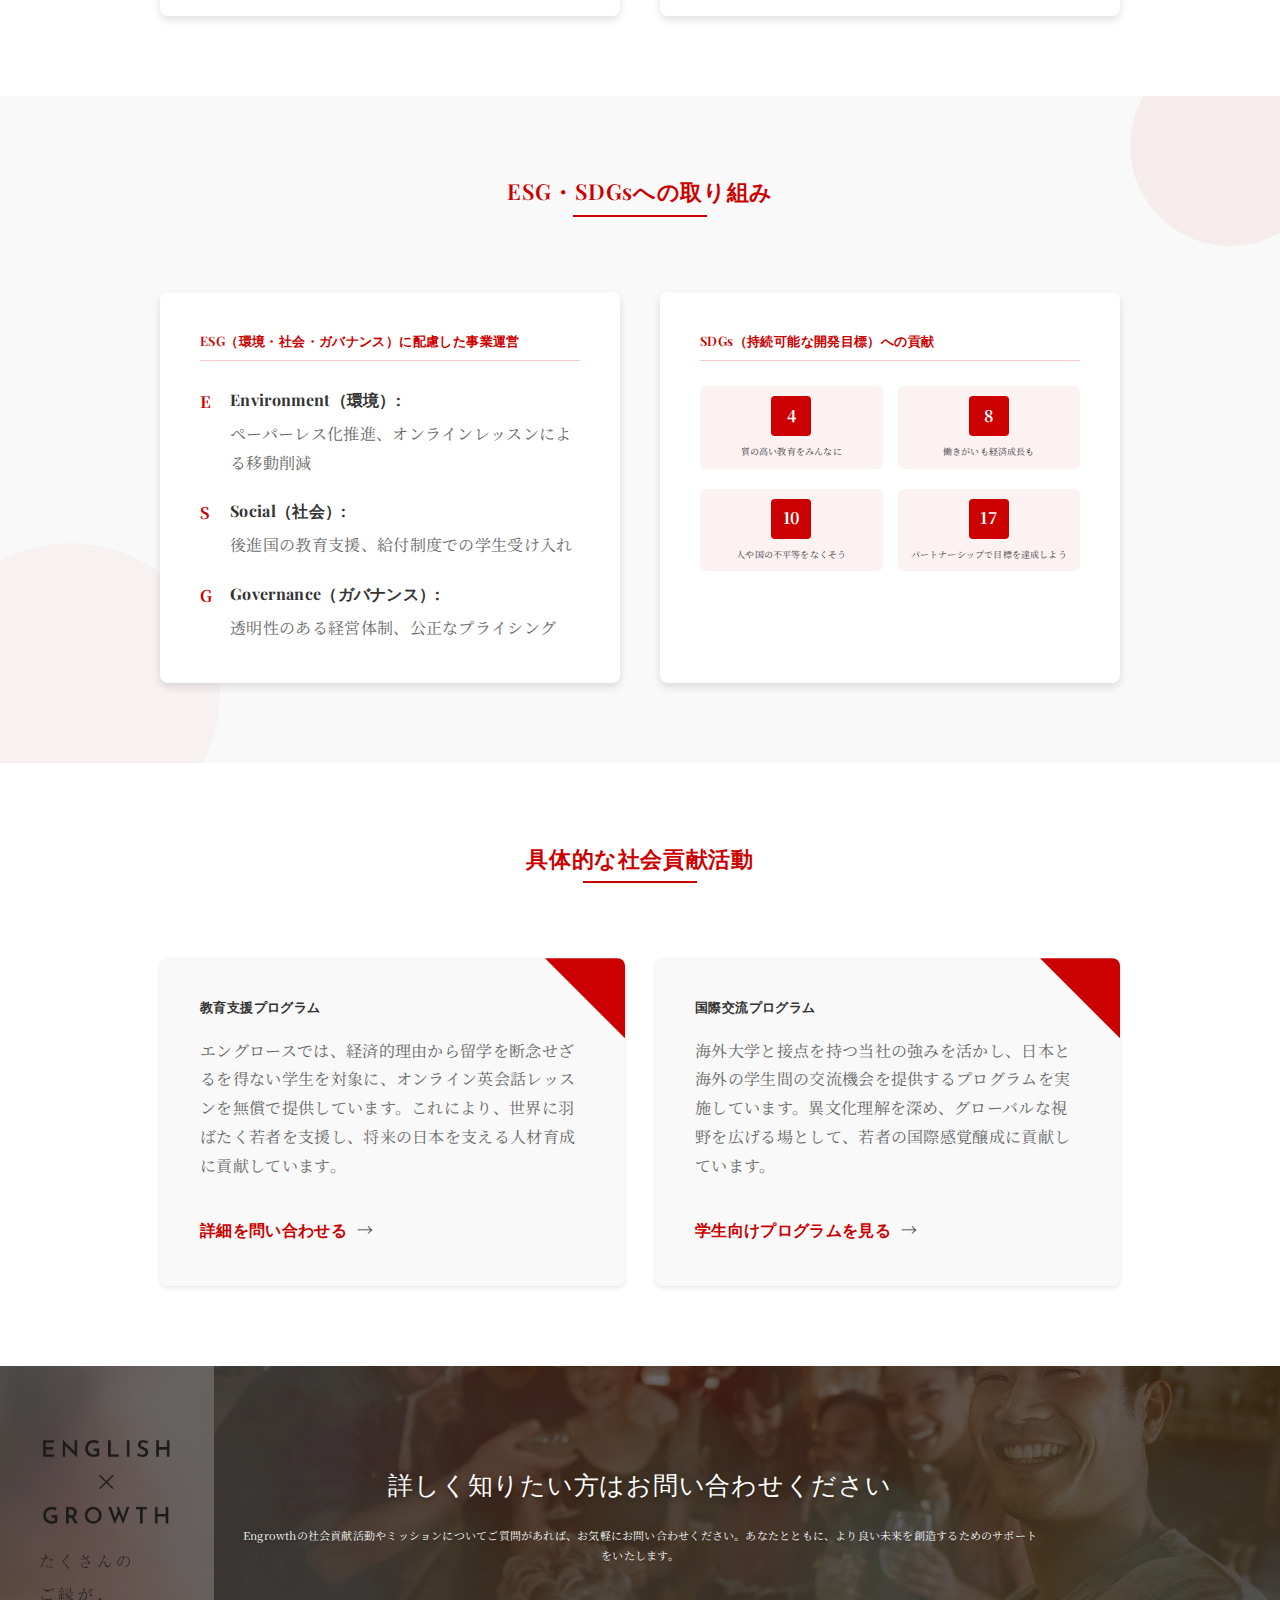
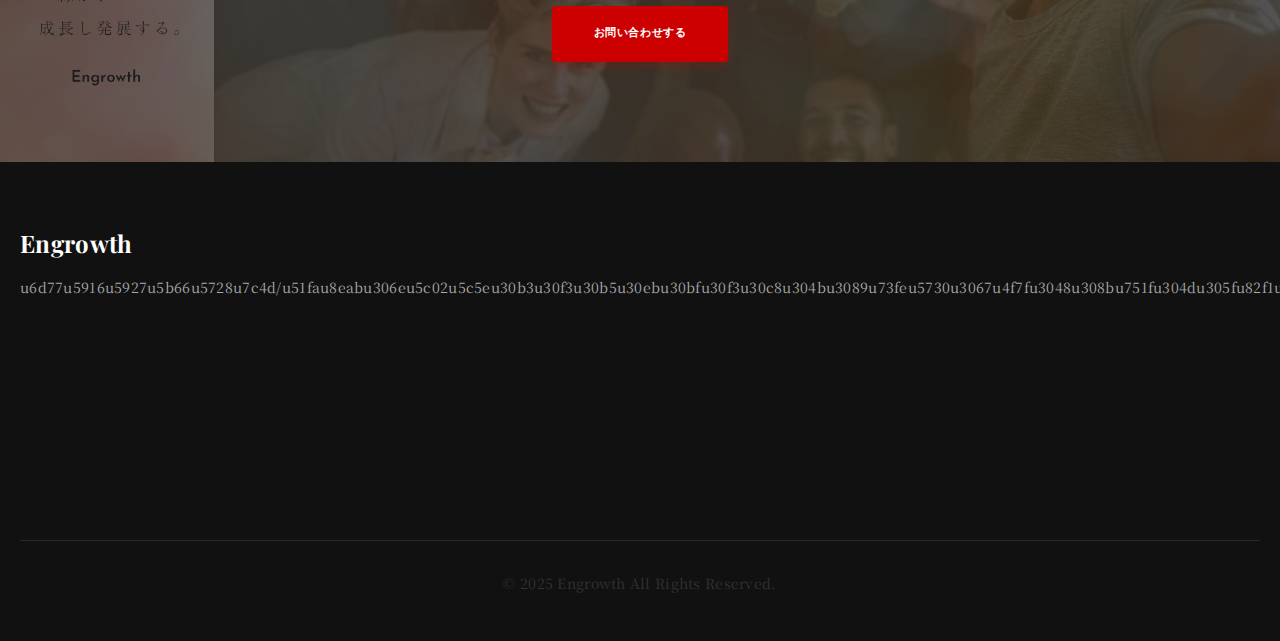
<file: vision/index.html>
<!DOCTYPE html>
<html lang="ja">
<head>
    <meta charset="UTF-8">
    <meta name="viewport" content="width=device-width, initial-scale=1.0">
    <title>ビジョン | Engrowth Official Site</title>
    <meta name="description" content="Engrowthのビジョンと理念、社会貢献や未来へのミッションについてご紹介します。より良い未来を切り拓くための英語教育を通じた社会貢献を目指します。">
    <link rel="stylesheet" href="../../assets/css/style.css">
    <!-- Webフォント -->
    <link rel="preconnect" href="https://fonts.googleapis.com">
    <link rel="preconnect" href="https://fonts.gstatic.com" crossorigin>
    <link href="https://fonts.googleapis.com/css2?family=Josefin+Sans:wght@300;400;600;700&family=Playfair+Display:ital,wght@0,400;0,500;0,600;0,700;1,400&family=Noto+Serif+JP:wght@300;400;500;600;700&display=swap" rel="stylesheet">
    
    <style>
        :root {
            /* フォント変数 */
            --font-body: 'Noto Serif JP', serif;
            --font-heading: 'Playfair Display', serif;
            --font-sub: 'Josefin Sans', sans-serif;
            
            /* カラー変数 */
            --color-primary: #cc0000;
            --color-primary-dark: #a30000;
            --color-accent: #FFE766;
            --color-text: #333333;
            --color-text-light: #666666;
            --color-bg: #ffffff;
            --color-bg-alt: #f9f9f9;
            
            /* シャドウ変数 */
            --shadow-sm: 0 2px 4px rgba(0, 0, 0, 0.1);
            --shadow-md: 0 4px 8px rgba(0, 0, 0, 0.12);
            --shadow-lg: 0 8px 16px rgba(0, 0, 0, 0.15);
            
            /* その他の変数 */
            --border-radius: 4px;
            --transition: all 0.3s ease;
        }
        
        body, p, div, span, li {
            font-family: var(--font-body);
            color: var(--color-text);
            line-height: 1.8;
            letter-spacing: 0.02em;
        }
        
        h1, h2, h3, h4, h5, h6 {
            font-family: var(--font-heading);
            font-weight: 600;
            letter-spacing: 0.03em;
            line-height: 1.4;
        }
        
        /* ヘッダースタイル */
        .header {
            background-color: var(--color-bg);
            box-shadow: var(--shadow-sm);
            position: sticky;
            top: 0;
            z-index: 100;
            padding: 1rem 0;
        }
        
        .header-content {
            max-width: 1200px;
            margin: 0 auto;
            display: flex;
            justify-content: space-between;
            align-items: center;
            padding: 0 1rem;
        }
        
        .logo h1 {
            font-family: var(--font-heading);
            font-weight: 700;
            font-size: 1.5rem;
            margin: 0;
            color: var(--color-primary);
        }
        
        .logo .tagline {
            font-size: 0.8rem;
            color: var(--color-text-light);
            margin: 0;
        }
        
        .logo a {
            text-decoration: none;
            color: inherit;
        }
        
        /* ナビゲーションスタイル */
        .global-nav {
            position: relative;
        }
        
        .global-nav ul {
            display: flex;
            list-style: none;
            margin: 0;
            padding: 0;
            align-items: center;
        }
        
        .global-nav li {
            margin: 0 1.5rem;
            position: relative;
        }
        
        .global-nav a, .global-nav span {
            text-decoration: none;
            color: var(--color-text);
            font-weight: 500;
            font-size: 0.95rem;
            padding: 0.5rem 0;
            position: relative;
            transition: all 0.3s ease;
            cursor: pointer;
            display: block;
        }

        .global-nav span::after {
            content: '▼';
            font-size: 0.8em;
            margin-left: 0.5em;
            transition: transform 0.3s ease;
        }

        .global-nav .has-submenu.active span::after {
            transform: rotate(180deg);
        }
        
        .global-nav a:hover, .global-nav span:hover {
            color: var(--color-primary);
        }
        
        .global-nav a.active {
            color: var(--color-primary);
        }
        
        .global-nav a.active::after {
            content: '';
            position: absolute;
            bottom: -3px;
            left: 0;
            width: 100%;
            height: 2px;
            background-color: var(--color-primary);
            transform: scaleX(1);
            transition: transform 0.3s ease;
        }

        .global-nav a::after {
            content: '';
            position: absolute;
            bottom: -3px;
            left: 0;
            width: 100%;
            height: 2px;
            background-color: var(--color-primary);
            transform: scaleX(0);
            transition: transform 0.3s ease;
        }

        .global-nav a:hover::after {
            transform: scaleX(1);
        }
        
        /* サブメニュースタイル */
        .submenu {
            position: absolute;
            top: 100%;
            left: 50%;
            transform: translateX(-50%) translateY(10px);
            background: white;
            min-width: 200px;
            padding: 0.8rem 0;
            border-radius: 8px;
            box-shadow: 0 4px 12px rgba(0,0,0,0.1);
            opacity: 0;
            visibility: hidden;
            transition: all 0.3s ease;
            z-index: 100;
        }

        .has-submenu.active .submenu {
            opacity: 1;
            visibility: visible;
            transform: translateX(-50%) translateY(0);
        }

        .submenu::before {
            content: '';
            position: absolute;
            top: -6px;
            left: 50%;
            transform: translateX(-50%) rotate(45deg);
            width: 12px;
            height: 12px;
            background: white;
            border-left: 1px solid rgba(0,0,0,0.1);
            border-top: 1px solid rgba(0,0,0,0.1);
        }

        .submenu li {
            margin: 0;
            padding: 0;
        }

        .submenu a {
            padding: 0.8rem 1.5rem;
            display: block;
            color: var(--color-text);
            font-size: 0.9rem;
            transition: all 0.3s ease;
        }

        .submenu a:hover {
            background: rgba(204, 0, 0, 0.05);
            color: var(--color-primary);
        }

        .submenu a::after {
            display: none;
        }

        @media (max-width: 768px) {
            .global-nav {
                display: none;
            }
        }
    </style>
</head>
<body>
    <header class="header">
        <div class="header-content">
            <div class="logo">
                <a href="../../">
                    <h1>Engrowth Official Site</h1>
                    <p class="tagline">海外大学在籍/出身の専属コンサルタントから現地で使える生きた英語を学ぶ</p>
                </a>
            </div>
            <nav class="global-nav">
                <ul>
                    <li><a href="../../">トップページ</a></li>
                    <li><a href="../../vision/">ビジョン</a></li>
                    <li class="has-submenu">
                        <span>料金体系</span>
                        <ul class="submenu">
                            <li><a href="../../price/business/">ビジネス</a></li>
                            <li><a href="../../price/students/">学生</a></li>
                        </ul>
                    </li>
                    <li><a href="../../faq/">よくある質問</a></li>
                    <li><a href="../../contact/">お問い合わせ</a></li>
                </ul>
            </nav>
            <button class="menu-toggle" aria-label="メニュー">
                <span></span>
                <span></span>
                <span></span>
            </button>
        </div>
    </header>

    <main>
        <section class="page-header" style="background-image: url('../../assets/images/en_01.gif'); background-size: cover; background-position: center; position: relative;">
            <div style="position: absolute; top: 0; left: 0; width: 100%; height: 100%; background-color: rgba(0, 0, 0, 0.5); z-index: 1;"></div>
            <div class="container" style="position: relative; z-index: 2; padding: 100px 20px; text-align: center;">
                <h2 class="page-title" style="font-family: var(--font-heading); color: #ffffff; font-size: 3rem; letter-spacing: 0.1em; margin-bottom: 20px; text-shadow: 0 2px 4px rgba(0, 0, 0, 0.3);">ビジョン</h2>
                <p style="font-family: var(--font-sub); color: #ffffff; font-size: 1.2rem; max-width: 800px; margin: 0 auto; letter-spacing: 0.05em; font-weight: 300; text-shadow: 0 1px 2px rgba(0, 0, 0, 0.3);">私たちは、どんな環境で生まれ育っても、自分が生きたい人生を描き、実現する力をすべての人に持ってほしいと願っています</p>
            </div>
        </section>

        <section class="vision-philosophy" style="padding: 80px 0; background-color: var(--color-bg-alt);">
            <style>
                .vision-container {
                    max-width: 1000px;
                    margin: 0 auto;
                    padding: 0 20px;
                }
                
                .vision-intro {
                    text-align: center;
                    margin-bottom: 60px;
                }
                
                .vision-intro h3 {
                    font-family: var(--font-heading);
                    font-size: 2.2rem;
                    color: var(--color-primary);
                    margin-bottom: 25px;
                    position: relative;
                    display: inline-block;
                }
                
                .vision-intro h3::after {
                    content: '';
                    position: absolute;
                    bottom: -10px;
                    left: 25%;
                    width: 50%;
                    height: 2px;
                    background-color: var(--color-primary);
                }
                
                .vision-paragraph {
                    margin-bottom: 40px;
                    font-size: 1.05rem;
                    line-height: 2;
                    letter-spacing: 0.03em;
                }
                
                .vision-paragraph:last-child {
                    margin-bottom: 0;
                }
                
                .vision-highlight {
                    font-family: var(--font-heading);
                    font-size: 1.5rem;
                    color: var(--color-primary);
                    margin: 30px 0;
                    line-height: 1.6;
                    text-align: center;
                    font-style: italic;
                }
                
                @media (max-width: 768px) {
                    .vision-intro h3 {
                        font-size: 1.8rem;
                    }
                    
                    .vision-highlight {
                        font-size: 1.3rem;
                    }
                }
            </style>
            
            <div class="vision-container">
                <div class="vision-intro">
                    <h3>Our Philosophy</h3>
                </div>
                
                <div class="vision-paragraph">
                    日本の教育制度や文化的背景の中で、多くの人が英語を学ぶ機会を十分に得られず、グローバル社会での挑戦を遠くに感じているかもしれません。しかし、英語というスキルは単なる言語の習得にとどまらず、新たなビジネスの扉を開き、人生の選択肢を大きく広げる「武器」となります。
                </div>
                
                <div class="vision-highlight">
                    "Engrowthでは、「パートナー」と呼ぶクライアント一人ひとりが、自らの人生を切り拓くためのサポートを全力で提供しています。"
                </div>
                
                <div class="vision-paragraph">
                    キャリア形成で重要なのは、ただ英語を教えるだけでなく、より多くの方々が世界とつながり、可能性を最大限に引き出せるような環境を創り上げることです。同時に、コンサルタントもまた、未来への挑戦者です。自身の力で成長し、パートナーの皆様に価値を提供しながら、自らの人生を豊かにしていく。
                </div>
                
                <div class="vision-paragraph">
                    私たちは、すべてのステークホルダーがWin-Winの関係で結ばれることを信念とし、共に日本の未来を切り拓いていく存在でありたいと考えています。Engrowthは、クライアントもコンサルタントも共に「挑戦者」として歩む場所です。可能性を信じ、行動し、未来を変える力を手にする。失敗を恐れず学び、成長し続ける場所となり、真の価値を社会に送り出すプラットフォームを目指します。
                </div>
            </div>
        </section>
        
        <section class="mission-section" style="padding: 80px 0; background-color: #ffffff;">
            <div class="vision-container">
                <div class="vision-intro">
                    <h3>Our Mission</h3>
                </div>
                
                <div style="display: flex; flex-wrap: wrap; gap: 40px; margin-top: 50px;">
                    <div style="flex: 1 1 300px; background-color: #ffffff; border-radius: 8px; box-shadow: var(--shadow-md); padding: 40px 30px; position: relative;">
                        <div style="position: absolute; top: 0; left: 50%; transform: translateX(-50%) translateY(-50%); background-color: var(--color-primary); color: #ffffff; width: 60px; height: 60px; border-radius: 50%; display: flex; align-items: center; justify-content: center; font-family: var(--font-heading); font-size: 1.8rem; box-shadow: var(--shadow-sm);">1</div>
                        <h4 style="font-family: var(--font-heading); text-align: center; margin-top: 20px; margin-bottom: 20px; font-size: 1.4rem; color: var(--color-text);">英語を通じて、世界とつながる人を増やす</h4>
                        <p style="text-align: center; line-height: 1.8;">私たちは、英語教育を通じて、日本と世界をつなぐ橋渡しの役割を果たします。英語力の向上は、個人の成長だけでなく、社会全体の国際競争力向上にも寄与します。</p>
                    </div>
                    
                    <div style="flex: 1 1 300px; background-color: #ffffff; border-radius: 8px; box-shadow: var(--shadow-md); padding: 40px 30px; position: relative;">
                        <div style="position: absolute; top: 0; left: 50%; transform: translateX(-50%) translateY(-50%); background-color: var(--color-primary); color: #ffffff; width: 60px; height: 60px; border-radius: 50%; display: flex; align-items: center; justify-content: center; font-family: var(--font-heading); font-size: 1.8rem; box-shadow: var(--shadow-sm);">2</div>
                        <h4 style="font-family: var(--font-heading); text-align: center; margin-top: 20px; margin-bottom: 20px; font-size: 1.4rem; color: var(--color-text);">次世代の国際人材を育てるリーディングカンパニーになる</h4>
                        <p style="text-align: center; line-height: 1.8;">これからの時代に必要なのは、単なる英語力だけではなく、国際的な視野と式地を持った人材です。私たちは英語教育を通じて、グローバルに活躍できる人材の育成に貢献します。</p>
                    </div>
                </div>
            </div>
        </section>

        <section class="esg-sdgs" style="padding: 80px 0; background-color: var(--color-bg-alt); position: relative; overflow: hidden;">
            <div style="position: absolute; top: -50px; right: -50px; width: 200px; height: 200px; background-color: rgba(204, 0, 0, 0.05); border-radius: 50%; z-index: 1;"></div>
            <div style="position: absolute; bottom: -80px; left: -80px; width: 300px; height: 300px; background-color: rgba(204, 0, 0, 0.03); border-radius: 50%; z-index: 1;"></div>
            
            <div class="vision-container" style="position: relative; z-index: 2;">
                <div class="vision-intro">
                    <h3>ESG・SDGsへの取り組み</h3>
                </div>
                
                <div style="display: flex; flex-wrap: wrap; gap: 40px; margin-top: 30px;">
                    <div style="flex: 1 1 400px; background-color: #ffffff; border-radius: 8px; box-shadow: var(--shadow-md); padding: 40px; position: relative;">
                        <h4 style="font-family: var(--font-heading); font-size: 1.3rem; color: var(--color-primary); margin-bottom: 25px; padding-bottom: 10px; border-bottom: 1px solid rgba(204, 0, 0, 0.2);">ESG（環境・社会・ガバナンス）に配慮した事業運営</h4>
                        
                        <ul style="list-style-type: none; padding: 0; margin: 0;">
                            <li style="margin-bottom: 20px; padding-left: 30px; position: relative;">
                                <span style="position: absolute; left: 0; top: 2px; color: var(--color-primary); font-weight: bold;">E</span>
                                <strong style="font-family: var(--font-heading); color: var(--color-text);">Environment（環境）:</strong> 
                                <p style="margin-top: 5px; margin-bottom: 0; color: var(--color-text-light);">ペーパーレス化推進、オンラインレッスンによる移動削減</p>
                            </li>
                            
                            <li style="margin-bottom: 20px; padding-left: 30px; position: relative;">
                                <span style="position: absolute; left: 0; top: 2px; color: var(--color-primary); font-weight: bold;">S</span>
                                <strong style="font-family: var(--font-heading); color: var(--color-text);">Social（社会）:</strong> 
                                <p style="margin-top: 5px; margin-bottom: 0; color: var(--color-text-light);">後進国の教育支援、給付制度での学生受け入れ</p>
                            </li>
                            
                            <li style="padding-left: 30px; position: relative;">
                                <span style="position: absolute; left: 0; top: 2px; color: var(--color-primary); font-weight: bold;">G</span>
                                <strong style="font-family: var(--font-heading); color: var(--color-text);">Governance（ガバナンス）:</strong> 
                                <p style="margin-top: 5px; margin-bottom: 0; color: var(--color-text-light);">透明性のある経営体制、公正なプライシング</p>
                            </li>
                        </ul>
                    </div>
                    
                    <div style="flex: 1 1 400px; background-color: #ffffff; border-radius: 8px; box-shadow: var(--shadow-md); padding: 40px; position: relative;">
                        <h4 style="font-family: var(--font-heading); font-size: 1.3rem; color: var(--color-primary); margin-bottom: 25px; padding-bottom: 10px; border-bottom: 1px solid rgba(204, 0, 0, 0.2);">SDGs（持続可能な開発目標）への貢献</h4>
                        
                        <div style="display: grid; grid-template-columns: repeat(auto-fill, minmax(180px, 1fr)); gap: 20px 15px;">
                            <div style="padding: 10px; text-align: center; border-radius: 6px; background-color: rgba(204, 0, 0, 0.05);">
                                <div style="width: 40px; height: 40px; background-color: var(--color-primary); color: white; display: flex; align-items: center; justify-content: center; margin: 0 auto 10px; border-radius: 4px; font-weight: bold;">4</div>
                                <p style="margin: 0; font-size: 0.9rem; line-height: 1.4;">質の高い教育をみんなに</p>
                            </div>
                            
                            <div style="padding: 10px; text-align: center; border-radius: 6px; background-color: rgba(204, 0, 0, 0.05);">
                                <div style="width: 40px; height: 40px; background-color: var(--color-primary); color: white; display: flex; align-items: center; justify-content: center; margin: 0 auto 10px; border-radius: 4px; font-weight: bold;">8</div>
                                <p style="margin: 0; font-size: 0.9rem; line-height: 1.4;">働きがいも経済成長も</p>
                            </div>
                            
                            <div style="padding: 10px; text-align: center; border-radius: 6px; background-color: rgba(204, 0, 0, 0.05);">
                                <div style="width: 40px; height: 40px; background-color: var(--color-primary); color: white; display: flex; align-items: center; justify-content: center; margin: 0 auto 10px; border-radius: 4px; font-weight: bold;">10</div>
                                <p style="margin: 0; font-size: 0.9rem; line-height: 1.4;">人や国の不平等をなくそう</p>
                            </div>
                            
                            <div style="padding: 10px; text-align: center; border-radius: 6px; background-color: rgba(204, 0, 0, 0.05);">
                                <div style="width: 40px; height: 40px; background-color: var(--color-primary); color: white; display: flex; align-items: center; justify-content: center; margin: 0 auto 10px; border-radius: 4px; font-weight: bold;">17</div>
                                <p style="margin: 0; font-size: 0.9rem; line-height: 1.4;">パートナーシップで目標を達成しよう</p>
                            </div>
                        </div>
                    </div>
                </div>
            </div>
        </section>

        <section class="social-initiatives" style="padding: 80px 0; background-color: #ffffff;">
            <div class="vision-container">
                <div class="vision-intro">
                    <h3>具体的な社会貢献活動</h3>
                </div>
                
                <div style="display: flex; flex-wrap: wrap; gap: 30px; margin-top: 40px;">
                    <div style="flex: 1 1 300px; padding: 40px; background-color: var(--color-bg-alt); border-radius: 8px; box-shadow: var(--shadow-sm); position: relative; overflow: hidden;">
                        <div style="position: absolute; top: 0; right: 0; width: 80px; height: 80px; background-color: var(--color-primary); clip-path: polygon(100% 0, 0 0, 100% 100%);"></div>
                        
                        <h4 style="font-family: var(--font-heading); font-size: 1.3rem; color: var(--color-text); margin-bottom: 20px; position: relative;">教育支援プログラム</h4>
                        
                        <p style="line-height: 1.8; color: var(--color-text-light);">エングロースでは、経済的理由から留学を断念せざるを得ない学生を対象に、オンライン英会話レッスンを無償で提供しています。これにより、世界に羽ばたく若者を支援し、将来の日本を支える人材育成に貢献しています。</p>
                        
                        <a href="../../contact/" style="display: inline-block; margin-top: 20px; color: var(--color-primary); font-weight: 600; text-decoration: none; font-family: var(--font-sub); position: relative;">詳細を問い合わせる <span style="display: inline-block; margin-left: 5px; transition: transform 0.3s ease;">&rarr;</span></a>
                    </div>
                    
                    <div style="flex: 1 1 300px; padding: 40px; background-color: var(--color-bg-alt); border-radius: 8px; box-shadow: var(--shadow-sm); position: relative; overflow: hidden;">
                        <div style="position: absolute; top: 0; right: 0; width: 80px; height: 80px; background-color: var(--color-primary); clip-path: polygon(100% 0, 0 0, 100% 100%);"></div>
                        
                        <h4 style="font-family: var(--font-heading); font-size: 1.3rem; color: var(--color-text); margin-bottom: 20px; position: relative;">国際交流プログラム</h4>
                        
                        <p style="line-height: 1.8; color: var(--color-text-light);">海外大学と接点を持つ当社の強みを活かし、日本と海外の学生間の交流機会を提供するプログラムを実施しています。異文化理解を深め、グローバルな視野を広げる場として、若者の国際感覚醸成に貢献しています。</p>
                        
                        <a href="../students/" style="display: inline-block; margin-top: 20px; color: var(--color-primary); font-weight: 600; text-decoration: none; font-family: var(--font-sub); position: relative;">学生向けプログラムを見る <span style="display: inline-block; margin-left: 5px; transition: transform 0.3s ease;">&rarr;</span></a>
                    </div>
                </div>
            </div>
        </section>

        <section style="padding: 100px 0; background-color: #f9f9f9; background-image: url('../../assets/images/en_02.gif'); background-size: cover; background-position: center; position: relative;">
            <div style="position: absolute; top: 0; left: 0; width: 100%; height: 100%; background-color: rgba(0, 0, 0, 0.6);"></div>
            <div class="vision-container" style="position: relative; z-index: 2; text-align: center;">
                <h3 style="font-family: var(--font-heading); color: #ffffff; font-size: 2.5rem; margin-bottom: 25px; text-shadow: 0 2px 4px rgba(0, 0, 0, 0.3); font-weight: 500;">詳しく知りたい方はお問い合わせください</h3>
                <p style="color: #ffffff; max-width: 800px; margin: 0 auto 40px; font-family: var(--font-body); line-height: 1.8; font-size: 1.1rem; text-shadow: 0 1px 2px rgba(0, 0, 0, 0.3);">Engrowthの社会貢献活動やミッションについてご質問があれば、お気軽にお問い合わせください。あなたとともに、より良い未来を創造するためのサポートをいたします。</p>
                <div>
                    <a href="../../contact/" style="display: inline-block; background-color: var(--color-primary); color: #ffffff; text-decoration: none; font-family: var(--font-sub); font-weight: 600; padding: 16px 40px; border-radius: 4px; font-size: 1.1rem; transition: all 0.3s ease; border: 2px solid var(--color-primary); letter-spacing: 0.05em; box-shadow: 0 4px 12px rgba(204, 0, 0, 0.2);">お問い合わせする</a>
                </div>
            </div>
        </section>
    </main>

    <footer class="footer">
        <div class="container">
            <div class="footer-content">
                <div class="footer-logo">
                    <a href="../../">Engrowth</a>
                    <p>u6d77u5916u5927u5b66u5728u7c4d/u51fau8eabu306eu5c02u5c5eu30b3u30f3u30b5u30ebu30bfu30f3u30c8u304bu3089u73feu5730u3067u4f7fu3048u308bu751fu304du305fu82f1u8a9eu3092u5b66u3076</p>
                </div>
                <div class="footer-links">
                    <div class="footer-nav">
                        <h4>u30b5u30a4u30c8u30deu30c3u30d7</h4>
                        <ul>
                            <li><a href="../../">u30c8u30c3u30d7u30dau30fcu30b8</a></li>
                            <li><a href="../../about/">u30d3u30b8u30e7u30f3</a></li>
                            <li><a href="../business/">u30d3u30b8u30cdu30b9u30d1u30fcu30bdu30f3u5411u3051</a></li>
                            <li><a href="../students/">u5b66u751fu5411u3051</a></li>
                            <li><a href="./">u793eu4f1au8ca2u732eu30fbu30dfu30c3u30b7u30e7u30f3</a></li>
                            <li><a href="../../contact/">u304au554fu3044u5408u308fu305b</a></li>
                        </ul>
                    </div>
                    <div class="social-links">
                        <h4>SNS</h4>
                        <ul>
                            <li><a href="#" target="_blank" rel="noopener">Twitter</a></li>
                            <li><a href="#" target="_blank" rel="noopener">Facebook</a></li>
                            <li><a href="#" target="_blank" rel="noopener">Instagram</a></li>
                        </ul>
                    </div>
                </div>
            </div>
            <div class="copyright">
                <p>&copy; 2025 Engrowth All Rights Reserved.</p>
            </div>
        </div>
    </footer>
    
    <script src="../../assets/js/main.js"></script>
    <script>
        document.addEventListener('DOMContentLoaded', function() {
            // サブメニューの開閉機能
            const submenuTriggers = document.querySelectorAll('.has-submenu');
            
            submenuTriggers.forEach(trigger => {
                trigger.addEventListener('click', function(e) {
                    // 他のサブメニューを閉じる
                    submenuTriggers.forEach(otherTrigger => {
                        if (otherTrigger !== trigger) {
                            otherTrigger.classList.remove('active');
                        }
                    });
                    
                    // クリックされたサブメニューの開閉
                    this.classList.toggle('active');
                    e.stopPropagation();
                });
            });
            
            // サブメニュー以外をクリックしたときに閉じる
            document.addEventListener('click', function(e) {
                if (!e.target.closest('.has-submenu')) {
                    submenuTriggers.forEach(trigger => {
                        trigger.classList.remove('active');
                    });
                }
            });
        });
    </script>
</body>
</html>
</file>
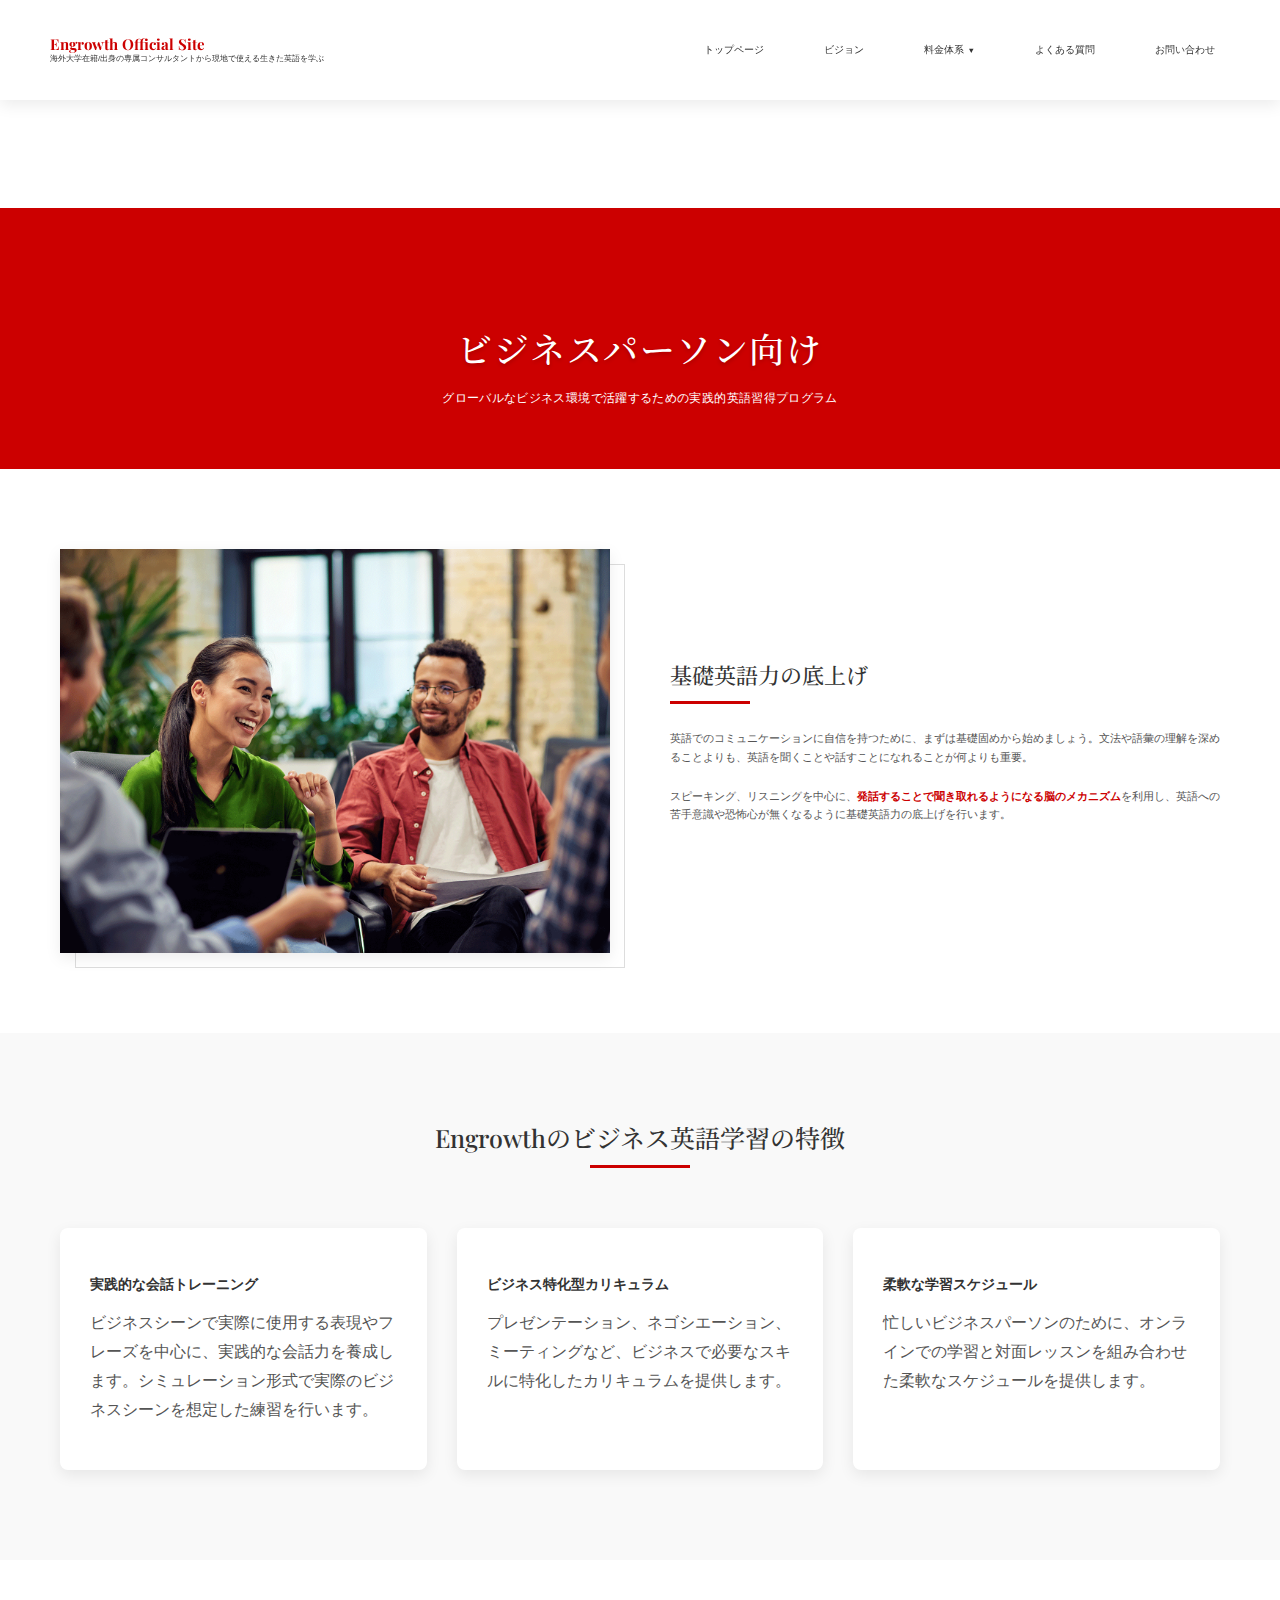
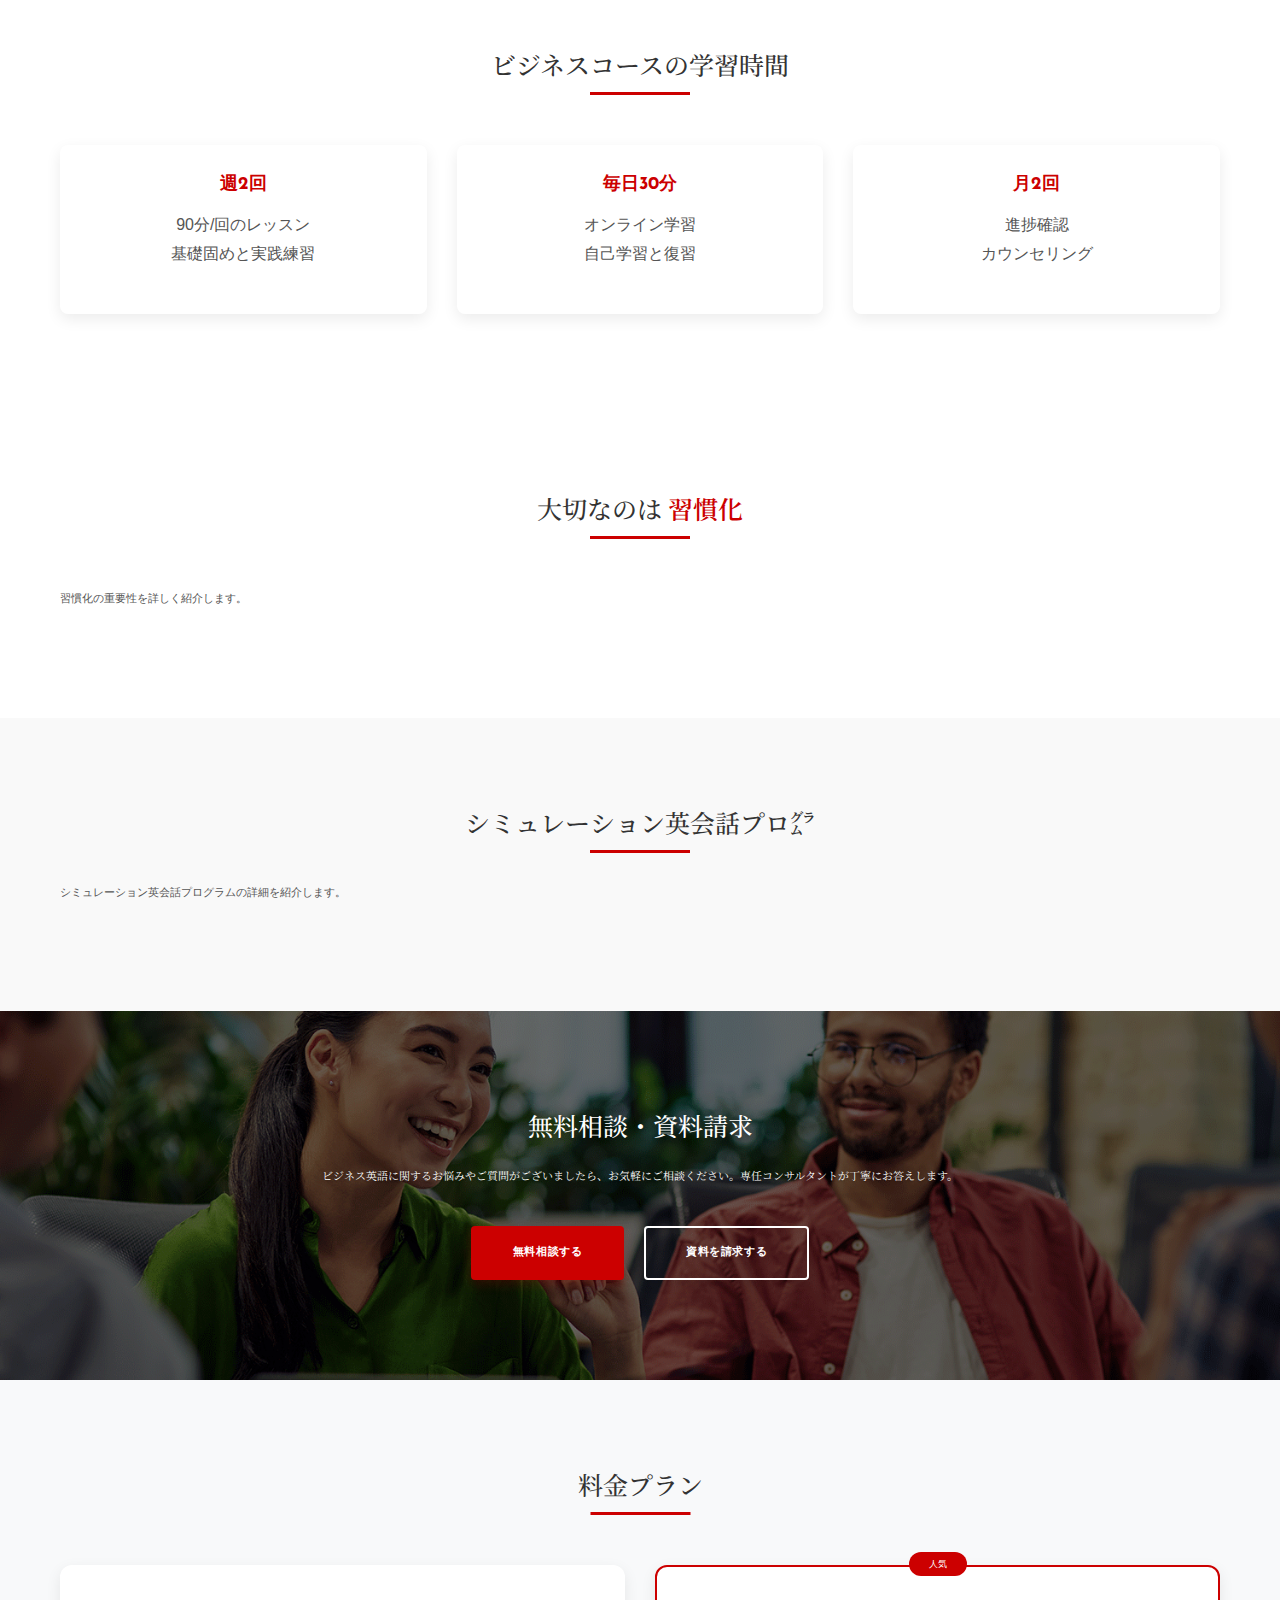
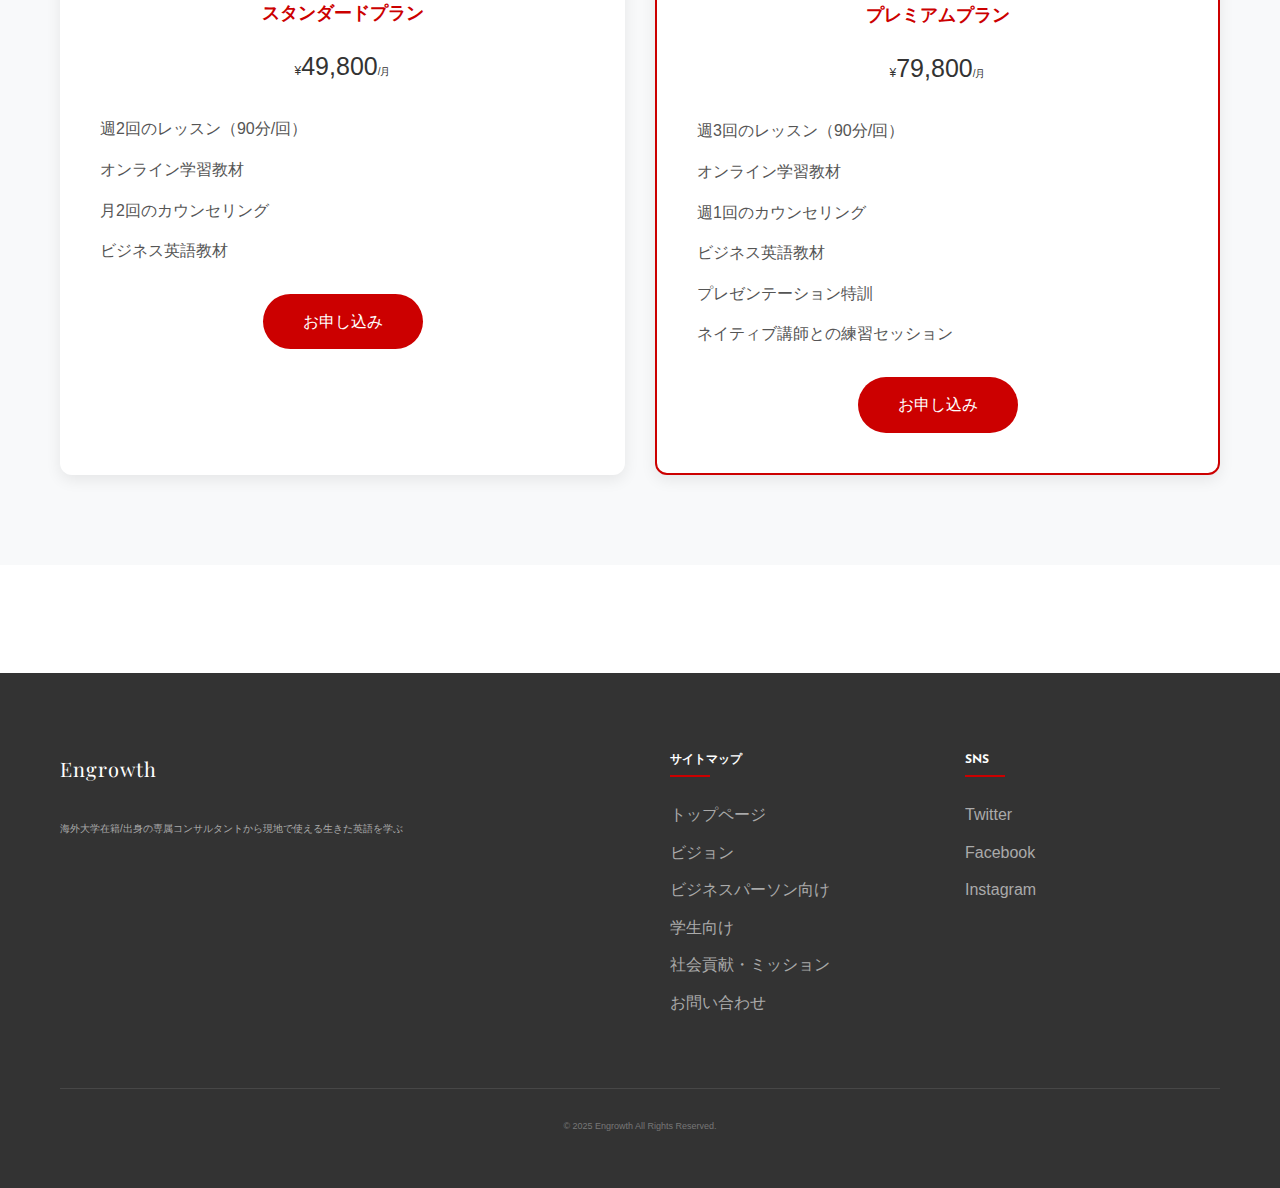
<file: price/business/index.html>
<!DOCTYPE html>
<html lang="ja">
<head>
    <meta charset="UTF-8">
    <meta name="viewport" content="width=device-width, initial-scale=1.0">
    <title>ビジネス向け料金プラン - Engrowth Official Site</title>
    <meta name="description" content="Engrowthのビジネス向け料金プラン - 現地で使える生きた英語を学ぶ">
    <link rel="stylesheet" href="../../assets/css/style.css">
    <link rel="icon" href="../../assets/images/favicon.ico" type="image/x-icon">
    <!-- Webフォント -->
    <link rel="preconnect" href="https://fonts.googleapis.com">
    <link rel="preconnect" href="https://fonts.gstatic.com" crossorigin>
    <link href="https://fonts.googleapis.com/css2?family=Playfair+Display:ital,wght@0,400;0,500;0,600;0,700;1,400&family=Noto+Serif+JP:wght@300;400;500;600;700&family=Josefin+Sans:wght@300;400;500;600;700&display=swap" rel="stylesheet">
    <style>
        :root {
            --font-heading: 'Playfair Display', 'Noto Serif JP', serif;
            --font-body: 'Noto Serif JP', serif;
            --font-sub: 'Josefin Sans', sans-serif;
            --color-primary: #CC0000;
            --color-secondary: #333333;
            --color-bg: #f9f9f9;
            --color-text: #333333;
            --color-light: #ffffff;
            --shadow-soft: 0 5px 15px rgba(0,0,0,0.08);
        }
        
        /* ヘッダースタイル */
        .header {
            background-color: var(--color-light);
            box-shadow: var(--shadow-soft);
            position: sticky;
            top: 0;
            z-index: 100;
            padding: 1rem 0;
        }
        
        .header-content {
            max-width: 1200px;
            margin: 0 auto;
            display: flex;
            justify-content: space-between;
            align-items: center;
            padding: 0 1rem;
        }
        
        .logo h1 {
            font-family: var(--font-heading);
            font-weight: 700;
            font-size: 1.5rem;
            margin: 0;
            color: var(--color-primary);
        }
        
        .logo .tagline {
            font-size: 0.8rem;
            color: var(--color-secondary);
            margin: 0;
        }
        
        .logo a {
            text-decoration: none;
            color: inherit;
        }
        
        /* ナビゲーションスタイル */
        .global-nav {
            position: relative;
        }
        
        .global-nav ul {
            display: flex;
            list-style: none;
            margin: 0;
            padding: 0;
            align-items: center;
        }
        
        .global-nav li {
            margin: 0 1.5rem;
            position: relative;
        }
        
        .global-nav a, .global-nav span {
            text-decoration: none;
            color: var(--color-secondary);
            font-weight: 500;
            font-size: 0.95rem;
            padding: 0.5rem 0;
            position: relative;
            transition: all 0.3s ease;
            cursor: pointer;
            display: block;
        }

        .global-nav span::after {
            content: '▼';
            font-size: 0.8em;
            margin-left: 0.5em;
            transition: transform 0.3s ease;
        }

        .global-nav .has-submenu.active span::after {
            transform: rotate(180deg);
        }
        
        .global-nav a:hover, .global-nav span:hover {
            color: var(--color-primary);
        }
        
        .global-nav a.active {
            color: var(--color-primary);
        }
        
        .global-nav a.active::after {
            content: '';
            position: absolute;
            bottom: -3px;
            left: 0;
            width: 100%;
            height: 2px;
            background-color: var(--color-primary);
            transform: scaleX(1);
            transition: transform 0.3s ease;
        }

        .global-nav a::after {
            content: '';
            position: absolute;
            bottom: -3px;
            left: 0;
            width: 100%;
            height: 2px;
            background-color: var(--color-primary);
            transform: scaleX(0);
            transition: transform 0.3s ease;
        }

        .global-nav a:hover::after {
            transform: scaleX(1);
        }
        
        /* サブメニュースタイル */
        .submenu {
            position: absolute;
            top: 100%;
            left: 50%;
            transform: translateX(-50%) translateY(10px);
            background: white;
            min-width: 200px;
            padding: 0.8rem 0;
            border-radius: 8px;
            box-shadow: 0 4px 12px rgba(0,0,0,0.1);
            opacity: 0;
            visibility: hidden;
            transition: all 0.3s ease;
            z-index: 100;
        }

        .has-submenu.active .submenu {
            opacity: 1;
            visibility: visible;
            transform: translateX(-50%) translateY(0);
        }

        .submenu::before {
            content: '';
            position: absolute;
            top: -6px;
            left: 50%;
            transform: translateX(-50%) rotate(45deg);
            width: 12px;
            height: 12px;
            background: white;
            border-left: 1px solid rgba(0,0,0,0.1);
            border-top: 1px solid rgba(0,0,0,0.1);
        }

        .submenu li {
            margin: 0;
            padding: 0;
        }

        .submenu a {
            padding: 0.8rem 1.5rem;
            display: block;
            color: var(--color-text);
            font-size: 0.9rem;
            transition: all 0.3s ease;
        }

        .submenu a:hover {
            background: rgba(204, 0, 0, 0.05);
            color: var(--color-primary);
        }

        .submenu a::after {
            display: none;
        }

        @media (max-width: 768px) {
            .global-nav {
                display: none;
            }
        }
    </style>
</head>
<body>
    <header class="header">
        <div class="header-content">
            <div class="logo">
                <a href="../../">
                    <h1>Engrowth Official Site</h1>
                    <p class="tagline">海外大学在籍/出身の専属コンサルタントから現地で使える生きた英語を学ぶ</p>
                </a>
            </div>
            <nav class="global-nav">
                <ul>
                    <li><a href="../../">トップページ</a></li>
                    <li><a href="../../vision/">ビジョン</a></li>
                    <li class="has-submenu">
                        <span>料金体系</span>
                        <ul class="submenu">
                            <li><a href="../../price/business/" class="active">ビジネス</a></li>
                            <li><a href="../../price/students/">学生</a></li>
                        </ul>
                    </li>
                    <li><a href="../../faq/">よくある質問</a></li>
                    <li><a href="../../contact/">お問い合わせ</a></li>
                </ul>
            </nav>
        </div>
    </header>

    <main>
        <section class="price-content">
            <section style="padding: 120px 0 60px; background-color: var(--color-primary); position: relative; overflow: hidden;">
                <div style="position: absolute; top: 0; left: 0; width: 100%; height: 100%; background: linear-gradient(to right, rgba(204, 0, 0, 0.9), rgba(204, 0, 0, 0.7)); z-index: 1;"></div>
                <div style="max-width: 1200px; margin: 0 auto; padding: 0 20px; position: relative; z-index: 2; text-align: center;">
                    <h2 style="font-family: var(--font-heading); color: #ffffff; font-size: 3.5rem; margin-bottom: 20px; font-weight: 500; letter-spacing: 0.05em; text-shadow: 0 2px 4px rgba(0, 0, 0, 0.2);">ビジネスパーソン向け</h2>
                    <p style="color: #ffffff; font-family: var(--font-sub); font-size: 1.2rem; max-width: 800px; margin: 0 auto; letter-spacing: 0.03em;">グローバルなビジネス環境で活躍するための実践的英語習得プログラム</p>
                </div>
            </section>

            <section style="padding: 80px 0; background-color: #ffffff;">
                <div style="max-width: 1200px; margin: 0 auto; padding: 0 20px; display: flex; flex-wrap: wrap; align-items: center; gap: 60px;">
                    <div style="flex: 1 1 45%; min-width: 300px; position: relative;">
                        <div style="position: absolute; width: 100%; height: 100%; border: 1px solid #ddd; top: 15px; left: 15px; z-index: 1;"></div>
                        <img src="../../assets/images/en_06.gif" alt="ビジネスミーティングの様子" style="width: 100%; height: auto; object-fit: cover; position: relative; z-index: 2; box-shadow: var(--shadow-soft);">
                    </div>
                    <div style="flex: 1 1 45%; min-width: 300px;">
                        <h3 style="font-family: var(--font-heading); font-size: 2.2rem; color: var(--color-secondary); margin-bottom: 25px; font-weight: 500; position: relative; padding-bottom: 15px;">
                            <span style="position: relative; z-index: 1;">基礎英語力の底上げ</span>
                            <span style="position: absolute; bottom: 0; left: 0; width: 80px; height: 3px; background-color: var(--color-primary);"></span>
                        </h3>
                        <p style="font-size: 1.05rem; line-height: 1.8; margin-bottom: 20px; color: #555;">英語でのコミュニケーションに自信を持つために、まずは基礎固めから始めましょう。文法や語彙の理解を深めることよりも、英語を聞くことや話すことになれることが何よりも重要。</p>
                        <p style="font-size: 1.05rem; line-height: 1.8; color: #555;">スピーキング、リスニングを中心に、<strong style="color: var(--color-primary);">発話することで聞き取れるようになる脳のメカニズム</strong>を利用し、英語への苦手意識や恐怖心が無くなるように基礎英語力の底上げを行います。</p>
                    </div>
                </div>
            </section>

            <section style="padding: 90px 0; background-color: var(--color-bg);">
                <div style="max-width: 1200px; margin: 0 auto; padding: 0 20px;">
                    <h3 style="font-family: var(--font-heading); font-size: 2.5rem; color: var(--color-secondary); margin-bottom: 60px; font-weight: 500; text-align: center; position: relative; padding-bottom: 15px; display: inline-block; left: 50%; transform: translateX(-50%);">
                        <span>Engrowthのビジネス英語学習の特徴</span>
                        <span style="position: absolute; bottom: 0; left: 50%; transform: translateX(-50%); width: 100px; height: 3px; background-color: var(--color-primary);"></span>
                    </h3>
                    <div style="display: grid; grid-template-columns: repeat(auto-fill, minmax(350px, 1fr)); gap: 30px;">
                        <div style="background: #ffffff; padding: 30px; border-radius: 8px; box-shadow: var(--shadow-soft);">
                            <div style="margin-bottom: 20px;">
                                <i class="fas fa-comments" style="font-size: 2.5rem; color: var(--color-primary);"></i>
                            </div>
                            <h4 style="font-family: var(--font-sub); font-size: 1.4rem; margin-bottom: 15px; color: var(--color-secondary);">実践的な会話トレーニング</h4>
                            <p style="line-height: 1.8; color: #555;">ビジネスシーンで実際に使用する表現やフレーズを中心に、実践的な会話力を養成します。シミュレーション形式で実際のビジネスシーンを想定した練習を行います。</p>
                        </div>
                        <div style="background: #ffffff; padding: 30px; border-radius: 8px; box-shadow: var(--shadow-soft);">
                            <div style="margin-bottom: 20px;">
                                <i class="fas fa-user-tie" style="font-size: 2.5rem; color: var(--color-primary);"></i>
                            </div>
                            <h4 style="font-family: var(--font-sub); font-size: 1.4rem; margin-bottom: 15px; color: var(--color-secondary);">ビジネス特化型カリキュラム</h4>
                            <p style="line-height: 1.8; color: #555;">プレゼンテーション、ネゴシエーション、ミーティングなど、ビジネスで必要なスキルに特化したカリキュラムを提供します。</p>
                        </div>
                        <div style="background: #ffffff; padding: 30px; border-radius: 8px; box-shadow: var(--shadow-soft);">
                            <div style="margin-bottom: 20px;">
                                <i class="fas fa-clock" style="font-size: 2.5rem; color: var(--color-primary);"></i>
                            </div>
                            <h4 style="font-family: var(--font-sub); font-size: 1.4rem; margin-bottom: 15px; color: var(--color-secondary);">柔軟な学習スケジュール</h4>
                            <p style="line-height: 1.8; color: #555;">忙しいビジネスパーソンのために、オンラインでの学習と対面レッスンを組み合わせた柔軟なスケジュールを提供します。</p>
                        </div>
                    </div>
                </div>
            </section>

            <section style="padding: 90px 0; background-color: #ffffff;">
                <div style="max-width: 1200px; margin: 0 auto; padding: 0 20px;">
                    <h3 style="font-family: var(--font-heading); font-size: 2.5rem; color: var(--color-secondary); margin-bottom: 50px; font-weight: 500; text-align: center; position: relative; padding-bottom: 15px; display: inline-block; left: 50%; transform: translateX(-50%);">
                        <span>ビジネスコースの学習時間</span>
                        <span style="position: absolute; bottom: 0; left: 50%; transform: translateX(-50%); width: 100px; height: 3px; background-color: var(--color-primary);"></span>
                    </h3>
                    <div style="display: grid; grid-template-columns: repeat(auto-fit, minmax(280px, 1fr)); gap: 30px;">
                        <div style="background: #ffffff; padding: 30px; border-radius: 8px; box-shadow: var(--shadow-soft); text-align: center;">
                            <h4 style="font-family: var(--font-sub); font-size: 1.8rem; margin-bottom: 15px; color: var(--color-primary);">週2回</h4>
                            <p style="line-height: 1.8; color: #555;">90分/回のレッスン<br>基礎固めと実践練習</p>
                        </div>
                        <div style="background: #ffffff; padding: 30px; border-radius: 8px; box-shadow: var(--shadow-soft); text-align: center;">
                            <h4 style="font-family: var(--font-sub); font-size: 1.8rem; margin-bottom: 15px; color: var(--color-primary);">毎日30分</h4>
                            <p style="line-height: 1.8; color: #555;">オンライン学習<br>自己学習と復習</p>
                        </div>
                        <div style="background: #ffffff; padding: 30px; border-radius: 8px; box-shadow: var(--shadow-soft); text-align: center;">
                            <h4 style="font-family: var(--font-sub); font-size: 1.8rem; margin-bottom: 15px; color: var(--color-primary);">月2回</h4>
                            <p style="line-height: 1.8; color: #555;">進捗確認<br>カウンセリング</p>
                        </div>
                    </div>
                </div>
            </section>

            <section style="padding: 90px 0; background-color: #ffffff;">
                <div style="max-width: 1200px; margin: 0 auto; padding: 0 20px;">
                    <h3 style="font-family: var(--font-heading); font-size: 2.5rem; color: var(--color-secondary); margin-bottom: 50px; font-weight: 500; text-align: center; position: relative; padding-bottom: 15px; display: inline-block; left: 50%; transform: translateX(-50%);">
                        <span>大切なのは</span>
                        <span style="color: var(--color-primary); font-weight: 600;">習慣化</span>
                        <span style="position: absolute; bottom: 0; left: 50%; transform: translateX(-50%); width: 100px; height: 3px; background-color: var(--color-primary);"></span>
                    </h3>
                    <p style="font-size: 1.05rem; line-height: 1.8; margin-bottom: 20px; color: #555;">習慣化の重要性を詳しく紹介します。</p>
                </div>
            </section>

            <section style="padding: 90px 0; background-color: var(--color-bg);">
                <div style="max-width: 1200px; margin: 0 auto; padding: 0 20px;">
                    <h3 style="font-family: var(--font-heading); font-size: 2.5rem; color: var(--color-secondary); margin-bottom: 30px; font-weight: 500; text-align: center; position: relative; padding-bottom: 15px; display: inline-block; left: 50%; transform: translateX(-50%);">
                        <span>シミュレーション英会話プログラム</span>
                        <span style="position: absolute; bottom: 0; left: 50%; transform: translateX(-50%); width: 100px; height: 3px; background-color: var(--color-primary);"></span>
                    </h3>
                    <p style="font-size: 1.05rem; line-height: 1.8; margin-bottom: 20px; color: #555;">シミュレーション英会話プログラムの詳細を紹介します。</p>
                </div>
            </section>

            <section style="padding: 100px 0; background-color: #f9f9f9; background-image: url('../../assets/images/en_06.gif'); background-size: cover; background-position: center; position: relative;">
                <div style="position: absolute; top: 0; left: 0; width: 100%; height: 100%; background-color: rgba(0, 0, 0, 0.6);"></div>
                <div style="max-width: 1200px; margin: 0 auto; padding: 0 20px; position: relative; z-index: 2; text-align: center;">
                    <h3 style="font-family: var(--font-heading); color: #ffffff; font-size: 2.5rem; margin-bottom: 25px; text-shadow: 0 2px 4px rgba(0, 0, 0, 0.3); font-weight: 500;">無料相談・資料請求</h3>
                    <p style="color: #ffffff; max-width: 800px; margin: 0 auto 40px; font-family: var(--font-body); line-height: 1.8; font-size: 1.1rem; text-shadow: 0 1px 2px rgba(0, 0, 0, 0.3);">ビジネス英語に関するお悩みやご質問がございましたら、お気軽にご相談ください。専任コンサルタントが丁寧にお答えします。</p>
                    <div style="display: flex; gap: 20px; justify-content: center; flex-wrap: wrap;">
                        <a href="../../contact/" style="display: inline-block; background-color: var(--color-primary); color: #ffffff; text-decoration: none; font-family: var(--font-sub); font-weight: 600; padding: 16px 40px; border-radius: 4px; font-size: 1.1rem; transition: all 0.3s ease; border: 2px solid var(--color-primary); letter-spacing: 0.05em; box-shadow: 0 4px 12px rgba(204, 0, 0, 0.2);">無料相談する</a>
                        <a href="../../contact/" style="display: inline-block; background-color: transparent; color: #ffffff; text-decoration: none; font-family: var(--font-sub); font-weight: 600; padding: 16px 40px; border-radius: 4px; font-size: 1.1rem; transition: all 0.3s ease; border: 2px solid #ffffff; letter-spacing: 0.05em; box-shadow: 0 4px 12px rgba(0, 0, 0, 0.1);">資料を請求する</a>
                    </div>
                </div>
            </section>

            <section style="padding: 90px 0; background-color: #f8f9fa;">
                <div style="max-width: 1200px; margin: 0 auto; padding: 0 20px;">
                    <h3 style="font-family: var(--font-heading); font-size: 2.5rem; color: var(--color-secondary); margin-bottom: 50px; font-weight: 500; text-align: center; position: relative; padding-bottom: 15px; display: inline-block; left: 50%; transform: translateX(-50%);">
                        <span>料金プラン</span>
                        <span style="position: absolute; bottom: 0; left: 50%; transform: translateX(-50%); width: 100px; height: 3px; background-color: var(--color-primary);"></span>
                    </h3>
                    <div style="display: grid; grid-template-columns: repeat(auto-fit, minmax(300px, 1fr)); gap: 30px;">
                        <div style="background: #ffffff; padding: 40px; border-radius: 12px; box-shadow: var(--shadow-soft); text-align: center;">
                            <h4 style="font-family: var(--font-sub); font-size: 1.8rem; margin-bottom: 20px; color: var(--color-primary);">スタンダードプラン</h4>
                            <div style="font-size: 2.5rem; color: var(--color-secondary); margin-bottom: 30px;">
                                <span style="font-size: 1.2rem;">¥</span>49,800<span style="font-size: 1rem;">/月</span>
                            </div>
                            <ul style="text-align: left; margin-bottom: 30px;">
                                <li style="margin-bottom: 15px; color: #555;">週2回のレッスン（90分/回）</li>
                                <li style="margin-bottom: 15px; color: #555;">オンライン学習教材</li>
                                <li style="margin-bottom: 15px; color: #555;">月2回のカウンセリング</li>
                                <li style="margin-bottom: 15px; color: #555;">ビジネス英語教材</li>
                            </ul>
                            <a href="/contact" style="display: inline-block; padding: 15px 40px; background-color: var(--color-primary); color: #ffffff; text-decoration: none; border-radius: 30px; transition: all 0.3s ease;">お申し込み</a>
                        </div>
                        <div style="background: #ffffff; padding: 40px; border-radius: 12px; box-shadow: var(--shadow-soft); text-align: center; position: relative; border: 2px solid var(--color-primary);">
                            <div style="position: absolute; top: -15px; left: 50%; transform: translateX(-50%); background-color: var(--color-primary); color: #ffffff; padding: 5px 20px; border-radius: 20px; font-size: 0.9rem;">人気</div>
                            <h4 style="font-family: var(--font-sub); font-size: 1.8rem; margin-bottom: 20px; color: var(--color-primary);">プレミアムプラン</h4>
                            <div style="font-size: 2.5rem; color: var(--color-secondary); margin-bottom: 30px;">
                                <span style="font-size: 1.2rem;">¥</span>79,800<span style="font-size: 1rem;">/月</span>
                            </div>
                            <ul style="text-align: left; margin-bottom: 30px;">
                                <li style="margin-bottom: 15px; color: #555;">週3回のレッスン（90分/回）</li>
                                <li style="margin-bottom: 15px; color: #555;">オンライン学習教材</li>
                                <li style="margin-bottom: 15px; color: #555;">週1回のカウンセリング</li>
                                <li style="margin-bottom: 15px; color: #555;">ビジネス英語教材</li>
                                <li style="margin-bottom: 15px; color: #555;">プレゼンテーション特訓</li>
                                <li style="margin-bottom: 15px; color: #555;">ネイティブ講師との練習セッション</li>
                            </ul>
                            <a href="/contact" style="display: inline-block; padding: 15px 40px; background-color: var(--color-primary); color: #ffffff; text-decoration: none; border-radius: 30px; transition: all 0.3s ease;">お申し込み</a>
                        </div>
                    </div>
                </div>
            </section>
        </section>
    </main>

    <footer style="padding: 80px 0 40px; background-color: #333; color: #fff;">
        <div style="max-width: 1200px; margin: 0 auto; padding: 0 20px;">
            <div style="display: flex; flex-wrap: wrap; gap: 60px; margin-bottom: 60px;">
                <div style="flex: 1 1 300px;">
                    <a href="../../" style="font-family: var(--font-heading); font-size: 2rem; color: #fff; text-decoration: none; letter-spacing: 0.05em; margin-bottom: 20px; display: inline-block;">Engrowth</a>
                    <p style="color: #aaa; line-height: 1.8; margin-top: 15px; font-size: 1rem;">海外大学在籍/出身の専属コンサルタントから現地で使える生きた英語を学ぶ</p>
                </div>
                <div style="flex: 1 1 300px; display: flex; flex-wrap: wrap; gap: 40px;">
                    <div style="flex: 1 1 150px;">
                        <h4 style="font-family: var(--font-sub); font-size: 1.2rem; margin-bottom: 25px; color: #fff; position: relative; padding-bottom: 10px;">
                            <span style="position: relative; z-index: 1;">サイトマップ</span>
                            <span style="position: absolute; bottom: 0; left: 0; width: 40px; height: 2px; background-color: var(--color-primary);"></span>
                        </h4>
                        <ul style="list-style: none; padding: 0; margin: 0;">
                            <li style="margin-bottom: 12px;"><a href="../../" style="color: #aaa; text-decoration: none; transition: color 0.3s ease;">トップページ</a></li>
                            <li style="margin-bottom: 12px;"><a href="../../vision/" style="color: #aaa; text-decoration: none; transition: color 0.3s ease;">ビジョン</a></li>
                            <li style="margin-bottom: 12px;"><a href="../business/" style="color: #aaa; text-decoration: none; transition: color 0.3s ease;">ビジネスパーソン向け</a></li>
                            <li style="margin-bottom: 12px;"><a href="../students/" style="color: #aaa; text-decoration: none; transition: color 0.3s ease;">学生向け</a></li>
                            <li style="margin-bottom: 12px;"><a href="../vision/" style="color: #aaa; text-decoration: none; transition: color 0.3s ease;">社会貢献・ミッション</a></li>
                            <li style="margin-bottom: 12px;"><a href="../../contact/" style="color: #aaa; text-decoration: none; transition: color 0.3s ease;">お問い合わせ</a></li>
                        </ul>
                    </div>
                    <div style="flex: 1 1 150px;">
                        <h4 style="font-family: var(--font-sub); font-size: 1.2rem; margin-bottom: 25px; color: #fff; position: relative; padding-bottom: 10px;">
                            <span style="position: relative; z-index: 1;">SNS</span>
                            <span style="position: absolute; bottom: 0; left: 0; width: 40px; height: 2px; background-color: var(--color-primary);"></span>
                        </h4>
                        <ul style="list-style: none; padding: 0; margin: 0;">
                            <li style="margin-bottom: 12px;"><a href="#" target="_blank" rel="noopener" style="color: #aaa; text-decoration: none; transition: color 0.3s ease;">Twitter</a></li>
                            <li style="margin-bottom: 12px;"><a href="#" target="_blank" rel="noopener" style="color: #aaa; text-decoration: none; transition: color 0.3s ease;">Facebook</a></li>
                            <li style="margin-bottom: 12px;"><a href="#" target="_blank" rel="noopener" style="color: #aaa; text-decoration: none; transition: color 0.3s ease;">Instagram</a></li>
                        </ul>
                    </div>
                </div>
            </div>
            <div style="text-align: center; padding-top: 30px; border-top: 1px solid rgba(255, 255, 255, 0.1);">
                <p style="color: #777; font-size: 0.9rem;">&copy; 2025 Engrowth All Rights Reserved.</p>
            </div>
        </div>
    </footer>
    
    <script src="../../assets/js/main.js"></script>
    <script>
        document.addEventListener('DOMContentLoaded', function() {
            // サブメニューの開閉機能
            const submenuTriggers = document.querySelectorAll('.has-submenu');
            
            submenuTriggers.forEach(trigger => {
                trigger.addEventListener('click', function(e) {
                    // 他のサブメニューを閉じる
                    submenuTriggers.forEach(otherTrigger => {
                        if (otherTrigger !== trigger) {
                            otherTrigger.classList.remove('active');
                        }
                    });
                    
                    // クリックされたサブメニューの開閉
                    this.classList.toggle('active');
                    e.stopPropagation();
                });
            });
            
            // サブメニュー以外をクリックしたときに閉じる
            document.addEventListener('click', function(e) {
                if (!e.target.closest('.has-submenu')) {
                    submenuTriggers.forEach(trigger => {
                        trigger.classList.remove('active');
                    });
                }
            });
        });
    </script>
</body>
</html>
</file>
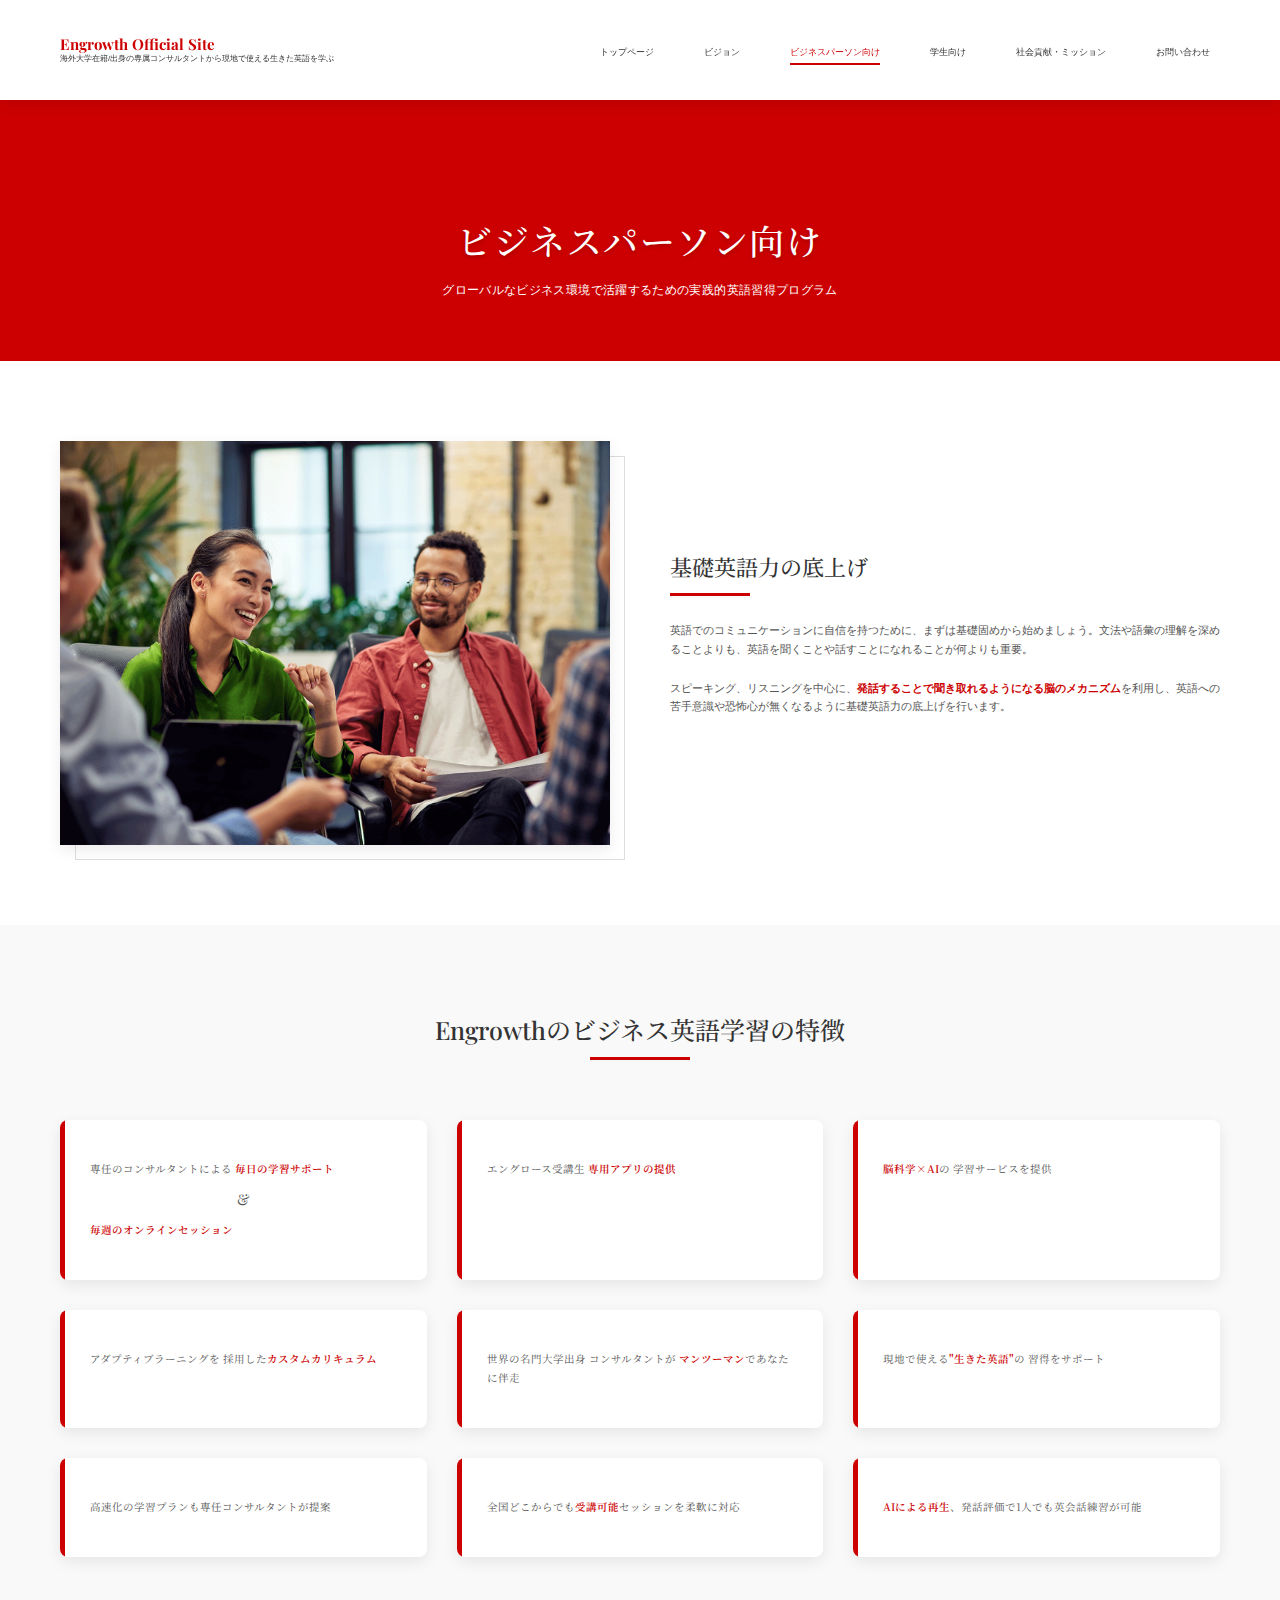
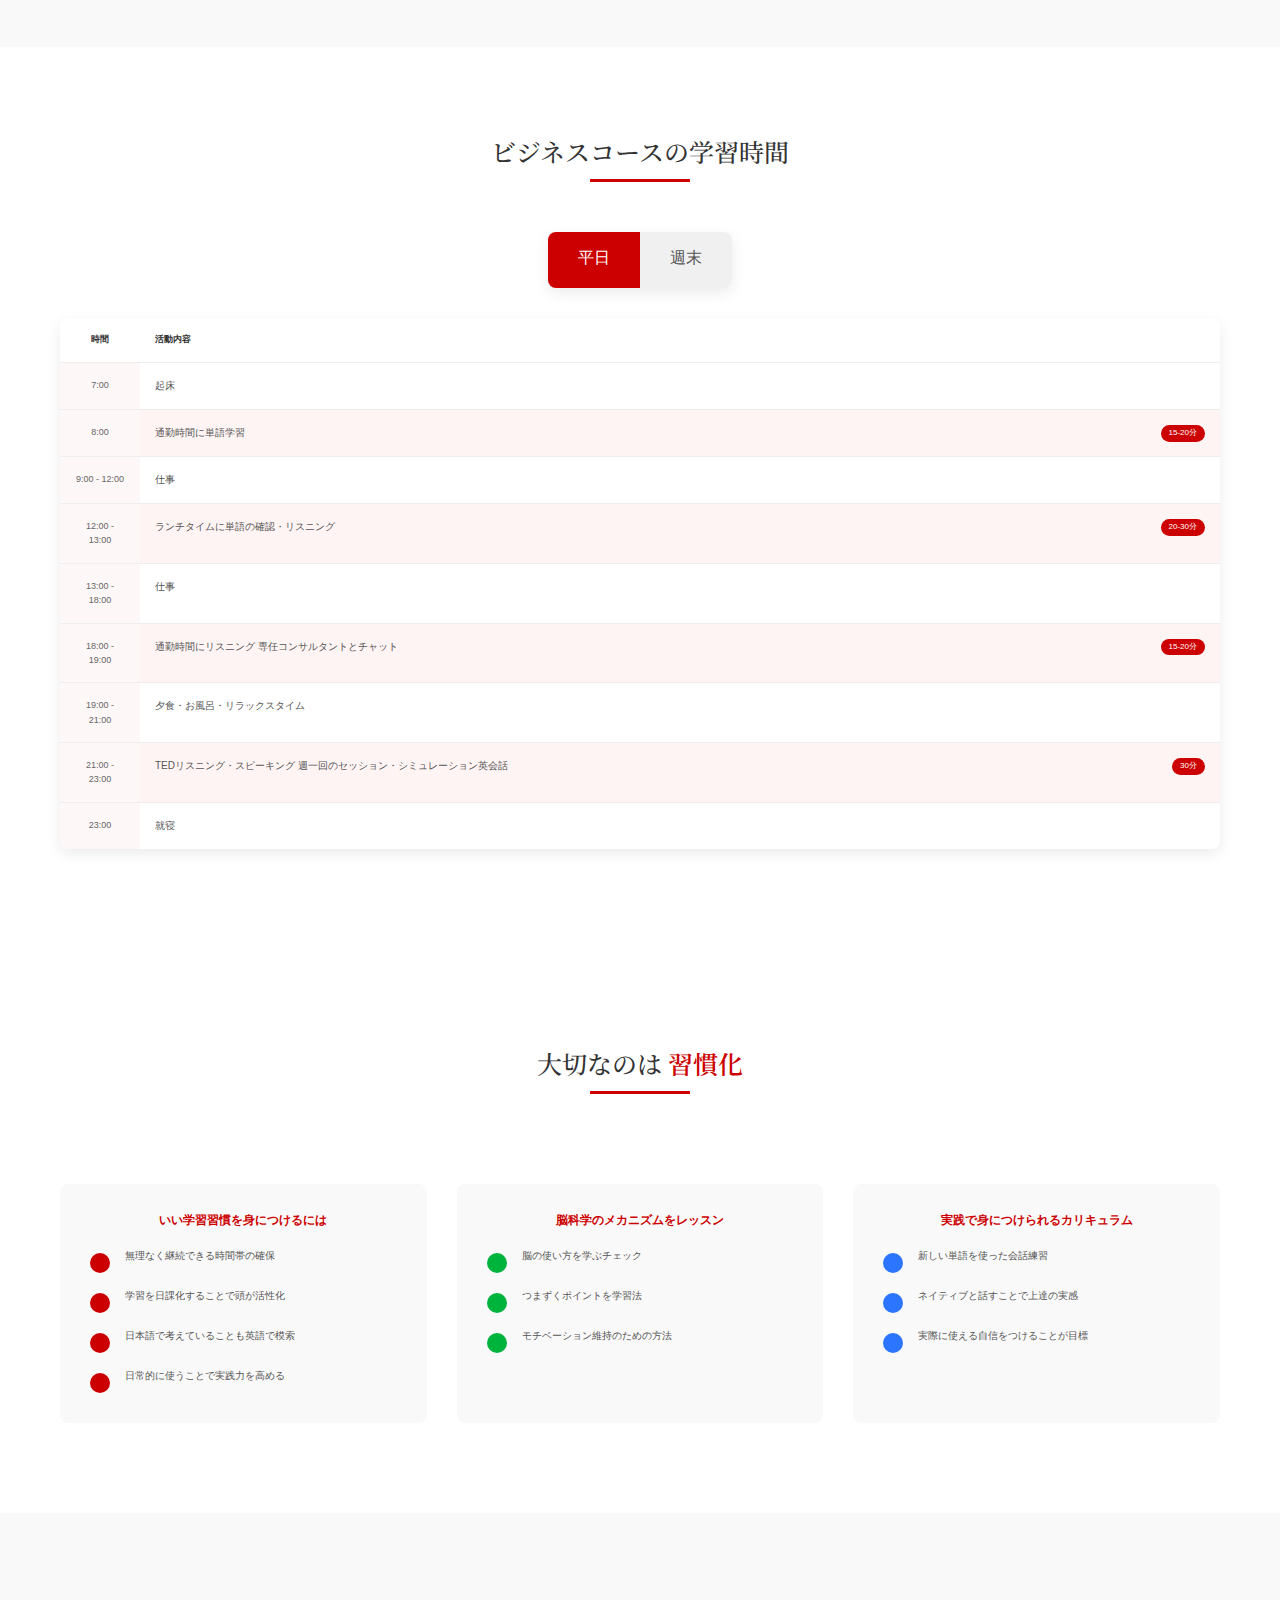
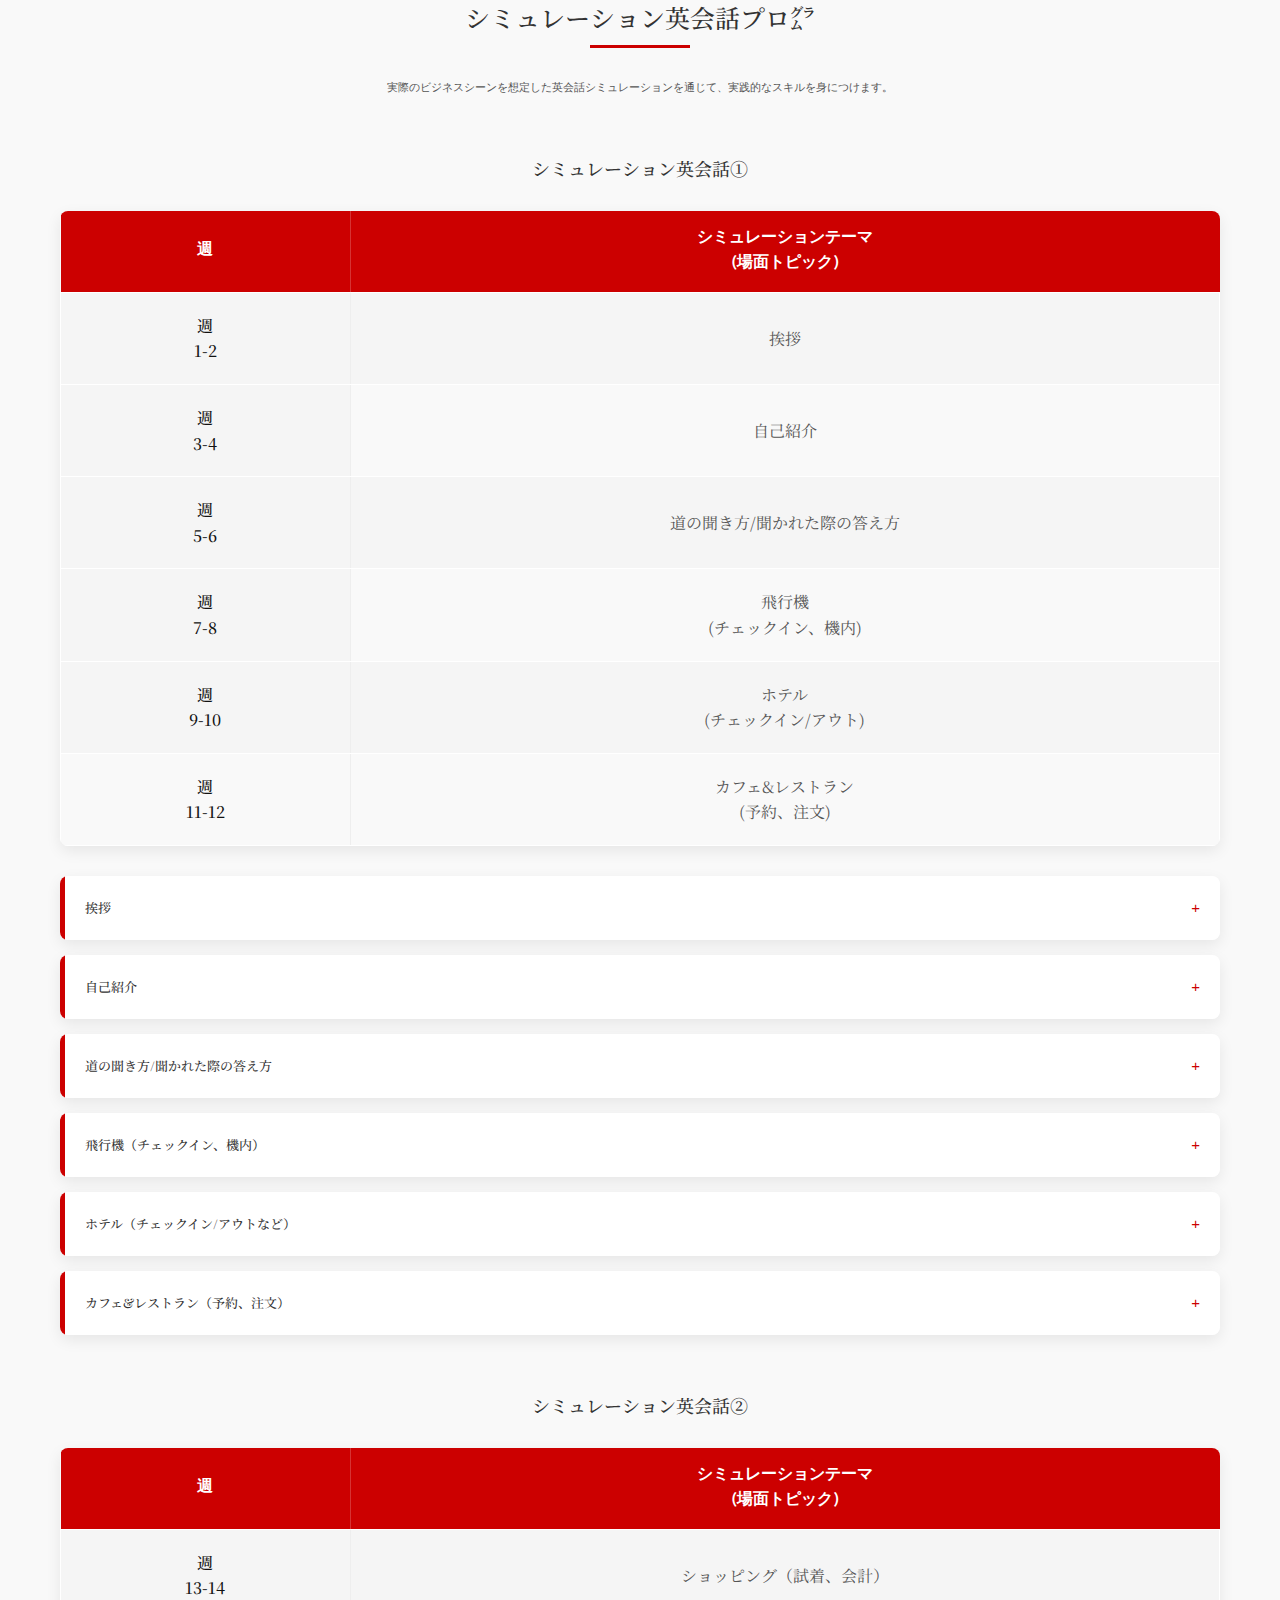
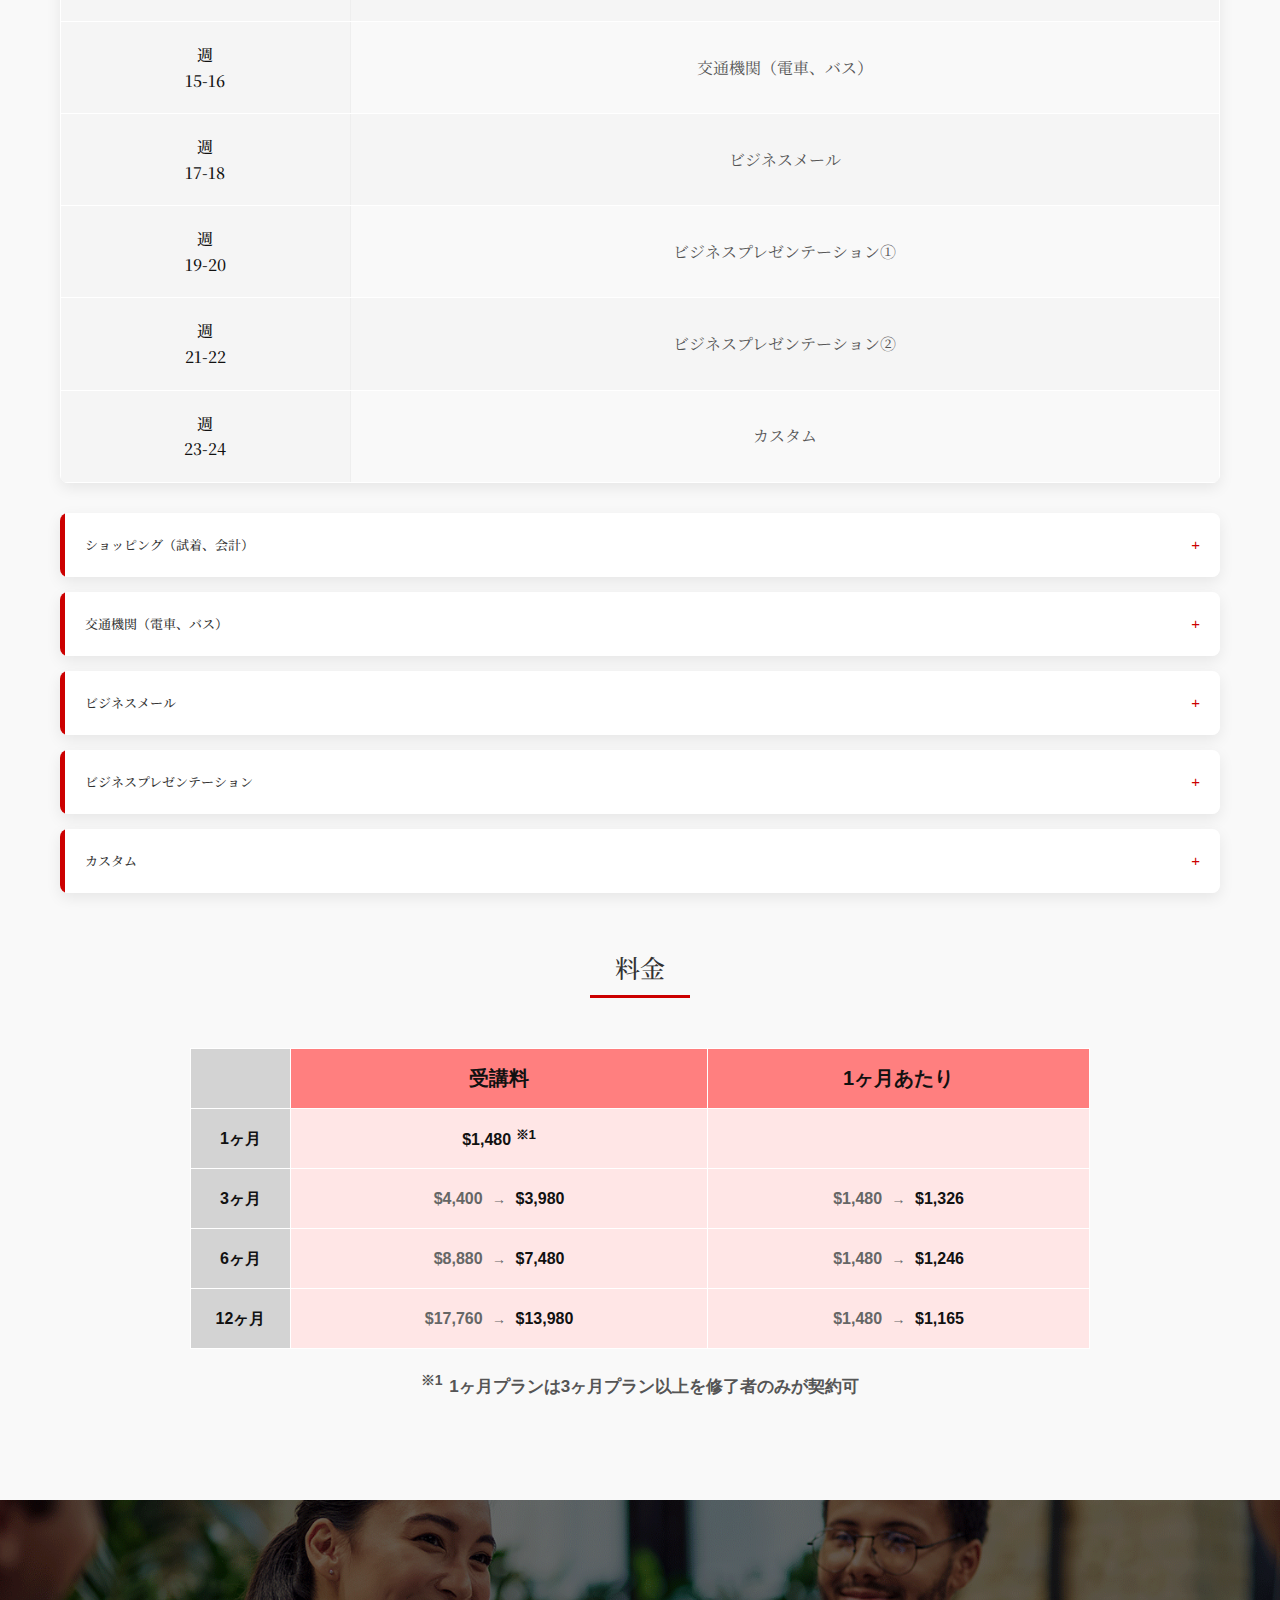
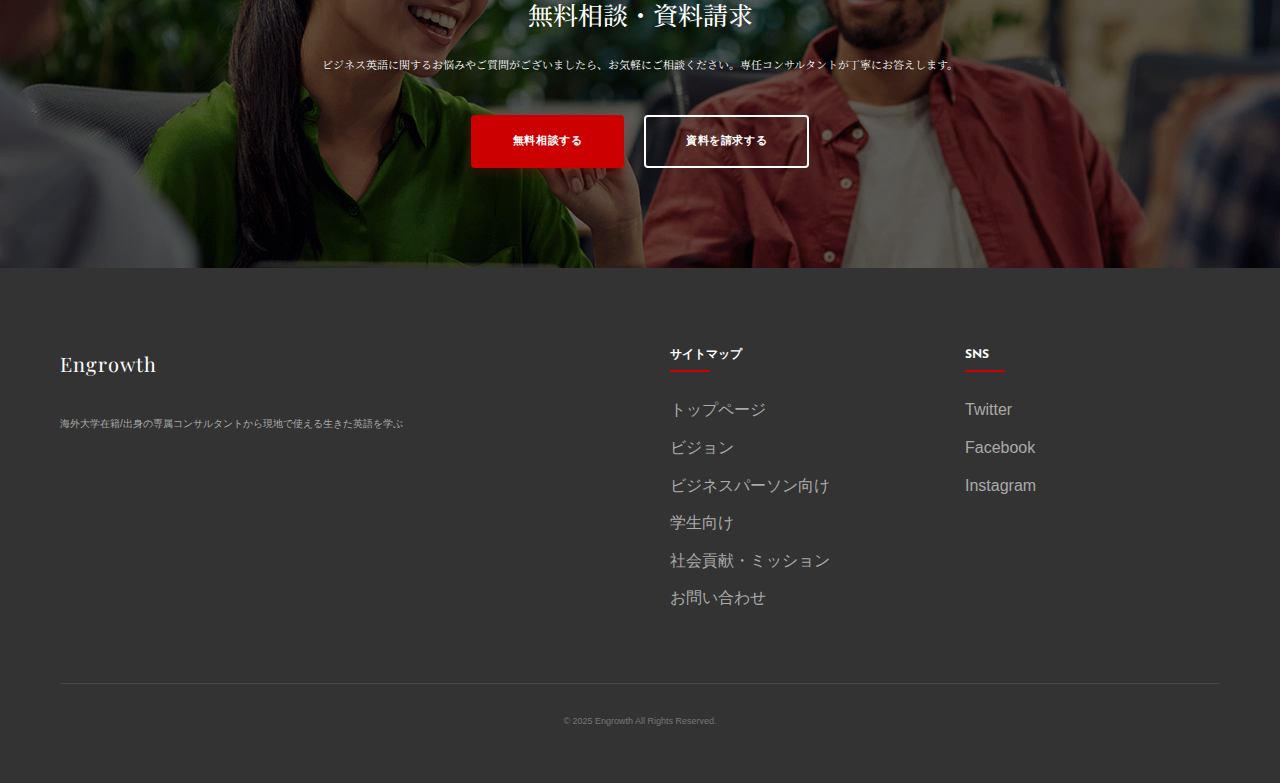
<file: service/business/index.html>
<!DOCTYPE html>
<html lang="ja">
<head>
    <meta charset="UTF-8">
    <meta name="viewport" content="width=device-width, initial-scale=1.0">
    <title>ビジネスパーソン向け | Engrowth Official Site</title>
    <meta name="description" content="Engrowthのビジネスパーソン向け英語学習プログラム。グローバルビジネスに必要な英語スキルを身につけるためのカリキュラムをご紹介します。">
    <link rel="stylesheet" href="../../assets/css/style.css">
    <!-- Webフォント -->
    <link rel="preconnect" href="https://fonts.googleapis.com">
    <link rel="preconnect" href="https://fonts.gstatic.com" crossorigin>
    <link href="https://fonts.googleapis.com/css2?family=Playfair+Display:ital,wght@0,400;0,500;0,600;0,700;1,400&family=Noto+Serif+JP:wght@300;400;500;600;700&family=Josefin+Sans:wght@300;400;500;600;700&display=swap" rel="stylesheet">
    <style>
        :root {
            --font-heading: 'Playfair Display', 'Noto Serif JP', serif;
            --font-body: 'Noto Serif JP', serif;
            --font-sub: 'Josefin Sans', sans-serif;
            --color-primary: #CC0000;
            --color-secondary: #333333;
            --color-bg: #f9f9f9;
            --color-text: #333333;
            --color-light: #ffffff;
            --shadow-soft: 0 5px 15px rgba(0,0,0,0.08);
        }

        /* ヘッダースタイル */
        .header {
            background-color: var(--color-light);
            box-shadow: var(--shadow-soft);
            position: sticky;
            top: 0;
            z-index: 100;
            padding: 1rem 0;
        }
        
        .header-content {
            max-width: 1200px;
            margin: 0 auto;
            display: flex;
            justify-content: space-between;
            align-items: center;
            padding: 0 20px;
        }
        
        .logo h1 {
            font-family: var(--font-heading);
            font-weight: 700;
            font-size: 1.5rem;
            margin: 0;
            color: var(--color-primary);
        }
        
        .logo .tagline {
            font-size: 0.8rem;
            color: var(--color-secondary);
            margin: 0;
        }
        
        .logo a {
            text-decoration: none;
            color: inherit;
        }
        
        /* ナビゲーションスタイル */
        .global-nav ul {
            display: flex;
            list-style: none;
            margin: 0;
            padding: 0;
        }
        
        .global-nav li {
            margin: 0 1rem;
        }
        
        .global-nav a {
            text-decoration: none;
            color: var(--color-secondary);
            font-weight: 500;
            font-size: 0.9rem;
            padding: 0.5rem 0;
            position: relative;
            transition: color 0.3s;
        }
        
        .global-nav a:hover {
            color: var(--color-primary);
        }
        
        .global-nav a.active {
            color: var(--color-primary);
        }
        
        .global-nav a.active::after {
            content: '';
            position: absolute;
            bottom: -3px;
            left: 0;
            width: 100%;
            height: 2px;
            background-color: var(--color-primary);
        }
    </style>
</head>
<body>
    <header class="header">
        <div class="header-content">
            <div class="logo">
                <a href="/">
                    <h1>Engrowth Official Site</h1>
                    <p class="tagline">海外大学在籍/出身の専属コンサルタントから現地で使える生きた英語を学ぶ</p>
                </a>
            </div>
            <nav class="global-nav">
                <ul>
                    <li><a href="../../index.html">トップページ</a></li>
                    <li><a href="../../about/index.html">ビジョン</a></li>
                    <li><a href="../business/index.html" class="active">ビジネスパーソン向け</a></li>
                    <li><a href="../students/index.html">学生向け</a></li>
                    <li><a href="../vision/index.html">社会貢献・ミッション</a></li>
                    <li><a href="../../contact/index.html">お問い合わせ</a></li>
                </ul>
            </nav>
            <button class="menu-toggle" aria-label="メニュー">
                <span></span>
                <span></span>
                <span></span>
            </button>
        </div>
    </header>

    <main>
        <section style="padding: 120px 0 60px; background-color: var(--color-primary); position: relative; overflow: hidden;">
            <div style="position: absolute; top: 0; left: 0; width: 100%; height: 100%; background: linear-gradient(to right, rgba(204, 0, 0, 0.9), rgba(204, 0, 0, 0.7)); z-index: 1;"></div>
            <div style="max-width: 1200px; margin: 0 auto; padding: 0 20px; position: relative; z-index: 2; text-align: center;">
                <h2 style="font-family: var(--font-heading); color: #ffffff; font-size: 3.5rem; margin-bottom: 20px; font-weight: 500; letter-spacing: 0.05em; text-shadow: 0 2px 4px rgba(0, 0, 0, 0.2);">ビジネスパーソン向け</h2>
                <p style="color: #ffffff; font-family: var(--font-sub); font-size: 1.2rem; max-width: 800px; margin: 0 auto; letter-spacing: 0.03em;">グローバルなビジネス環境で活躍するための実践的英語習得プログラム</p>
            </div>
        </section>

        <section style="padding: 80px 0; background-color: #ffffff;">
            <div style="max-width: 1200px; margin: 0 auto; padding: 0 20px; display: flex; flex-wrap: wrap; align-items: center; gap: 60px;">
                <div style="flex: 1 1 45%; min-width: 300px; position: relative;">
                    <div style="position: absolute; width: 100%; height: 100%; border: 1px solid #ddd; top: 15px; left: 15px; z-index: 1;"></div>
                    <img src="../../assets/images/en_06.gif" alt="ビジネスミーティングの様子" style="width: 100%; height: auto; object-fit: cover; position: relative; z-index: 2; box-shadow: var(--shadow-soft);">
                </div>
                <div style="flex: 1 1 45%; min-width: 300px;">
                    <h3 style="font-family: var(--font-heading); font-size: 2.2rem; color: var(--color-secondary); margin-bottom: 25px; font-weight: 500; position: relative; padding-bottom: 15px;">
                        <span style="position: relative; z-index: 1;">基礎英語力の底上げ</span>
                        <span style="position: absolute; bottom: 0; left: 0; width: 80px; height: 3px; background-color: var(--color-primary);"></span>
                    </h3>
                    <p style="font-size: 1.05rem; line-height: 1.8; margin-bottom: 20px; color: #555;">英語でのコミュニケーションに自信を持つために、まずは基礎固めから始めましょう。文法や語彙の理解を深めることよりも、英語を聞くことや話すことになれることが何よりも重要。</p>
                    <p style="font-size: 1.05rem; line-height: 1.8; color: #555;">スピーキング、リスニングを中心に、<strong style="color: var(--color-primary);">発話することで聞き取れるようになる脳のメカニズム</strong>を利用し、英語への苦手意識や恐怖心が無くなるように基礎英語力の底上げを行います。</p>
                </div>
            </div>
        </section>

        <section style="padding: 90px 0; background-color: var(--color-bg);">
            <div style="max-width: 1200px; margin: 0 auto; padding: 0 20px;">
                <h3 style="font-family: var(--font-heading); font-size: 2.5rem; color: var(--color-secondary); margin-bottom: 60px; font-weight: 500; text-align: center; position: relative; padding-bottom: 15px; display: inline-block; left: 50%; transform: translateX(-50%);">
                    <span>Engrowthのビジネス英語学習の特徴</span>
                    <span style="position: absolute; bottom: 0; left: 50%; transform: translateX(-50%); width: 100px; height: 3px; background-color: var(--color-primary);"></span>
                </h3>
                <div style="display: grid; grid-template-columns: repeat(auto-fill, minmax(350px, 1fr)); gap: 30px;">
                    <div style="background: #ffffff; border-radius: 8px; padding: 40px 30px; box-shadow: var(--shadow-soft); transition: transform 0.3s ease, box-shadow 0.3s ease; position: relative; overflow: hidden;">
                        <div style="position: absolute; top: 0; left: 0; width: 5px; height: 100%; background-color: var(--color-primary);"></div>
                        <div style="text-align: left; font-family: var(--font-body); font-size: 1.05rem; line-height: 1.8; color: #555;">
                            専任のコンサルタントによる
                            <span style="color: var(--color-primary); font-weight: 600;">毎日の学習サポート</span>
                            <span style="font-family: var(--font-heading); display: block; text-align: center; margin: 8px 0; font-size: 1.5rem;">&amp;</span>
                            <span style="color: var(--color-primary); font-weight: 600;">毎週のオンラインセッション</span>
                        </div>
                    </div>
                    <div style="background: #ffffff; border-radius: 8px; padding: 40px 30px; box-shadow: var(--shadow-soft); transition: transform 0.3s ease, box-shadow 0.3s ease; position: relative; overflow: hidden;">
                        <div style="position: absolute; top: 0; left: 0; width: 5px; height: 100%; background-color: var(--color-primary);"></div>
                        <div style="text-align: left; font-family: var(--font-body); font-size: 1.05rem; line-height: 1.8; color: #555;">
                            エングロース受講生
                            <span style="color: var(--color-primary); font-weight: 600;">専用アプリの提供</span>
                        </div>
                    </div>
                    <div style="background: #ffffff; border-radius: 8px; padding: 40px 30px; box-shadow: var(--shadow-soft); transition: transform 0.3s ease, box-shadow 0.3s ease; position: relative; overflow: hidden;">
                        <div style="position: absolute; top: 0; left: 0; width: 5px; height: 100%; background-color: var(--color-primary);"></div>
                        <div style="text-align: left; font-family: var(--font-body); font-size: 1.05rem; line-height: 1.8; color: #555;">
                            <span style="color: var(--color-primary); font-weight: 600;">脳科学×AI</span>の
                            学習サービスを提供
                        </div>
                    </div>
                    <div style="background: #ffffff; border-radius: 8px; padding: 40px 30px; box-shadow: var(--shadow-soft); transition: transform 0.3s ease, box-shadow 0.3s ease; position: relative; overflow: hidden;">
                        <div style="position: absolute; top: 0; left: 0; width: 5px; height: 100%; background-color: var(--color-primary);"></div>
                        <div style="text-align: left; font-family: var(--font-body); font-size: 1.05rem; line-height: 1.8; color: #555;">
                            アダプティブラーニングを
                            採用した<span style="color: var(--color-primary); font-weight: 600;">カスタムカリキュラム</span>
                        </div>
                    </div>
                    <div style="background: #ffffff; border-radius: 8px; padding: 40px 30px; box-shadow: var(--shadow-soft); transition: transform 0.3s ease, box-shadow 0.3s ease; position: relative; overflow: hidden;">
                        <div style="position: absolute; top: 0; left: 0; width: 5px; height: 100%; background-color: var(--color-primary);"></div>
                        <div style="text-align: left; font-family: var(--font-body); font-size: 1.05rem; line-height: 1.8; color: #555;">
                            世界の名門大学出身
                            コンサルタントが
                            <span style="color: var(--color-primary); font-weight: 600;">マンツーマン</span>であなたに伴走
                        </div>
                    </div>
                    <div style="background: #ffffff; border-radius: 8px; padding: 40px 30px; box-shadow: var(--shadow-soft); transition: transform 0.3s ease, box-shadow 0.3s ease; position: relative; overflow: hidden;">
                        <div style="position: absolute; top: 0; left: 0; width: 5px; height: 100%; background-color: var(--color-primary);"></div>
                        <div style="text-align: left; font-family: var(--font-body); font-size: 1.05rem; line-height: 1.8; color: #555;">
                            現地で使える<span style="color: var(--color-primary); font-weight: 600;">"生きた英語"</span>の
                            習得をサポート
                        </div>
                    </div>
                    <div style="background: #ffffff; border-radius: 8px; padding: 40px 30px; box-shadow: var(--shadow-soft); transition: transform 0.3s ease, box-shadow 0.3s ease; position: relative; overflow: hidden;">
                        <div style="position: absolute; top: 0; left: 0; width: 5px; height: 100%; background-color: var(--color-primary);"></div>
                        <div style="text-align: left; font-family: var(--font-body); font-size: 1.05rem; line-height: 1.8; color: #555;">
                            高速化の学習プランも専任コンサルタントが提案
                        </div>
                    </div>
                    <div style="background: #ffffff; border-radius: 8px; padding: 40px 30px; box-shadow: var(--shadow-soft); transition: transform 0.3s ease, box-shadow 0.3s ease; position: relative; overflow: hidden;">
                        <div style="position: absolute; top: 0; left: 0; width: 5px; height: 100%; background-color: var(--color-primary);"></div>
                        <div style="text-align: left; font-family: var(--font-body); font-size: 1.05rem; line-height: 1.8; color: #555;">
                            全国どこからでも<span style="color: var(--color-primary); font-weight: 600;">受講可能</span>セッションを柔軟に対応
                        </div>
                    </div>
                    <div style="background: #ffffff; border-radius: 8px; padding: 40px 30px; box-shadow: var(--shadow-soft); transition: transform 0.3s ease, box-shadow 0.3s ease; position: relative; overflow: hidden;">
                        <div style="position: absolute; top: 0; left: 0; width: 5px; height: 100%; background-color: var(--color-primary);"></div>
                        <div style="text-align: left; font-family: var(--font-body); font-size: 1.05rem; line-height: 1.8; color: #555;">
                            <span style="color: var(--color-primary); font-weight: 600;">AIによる再生</span>、発話評価で1人でも英会話練習が可能
                        </div>
                    </div>
                </div>
            </div>
        </section>



        <section style="padding: 90px 0; background-color: #ffffff;">
            <div style="max-width: 1200px; margin: 0 auto; padding: 0 20px;">
                <h3 style="font-family: var(--font-heading); font-size: 2.5rem; color: var(--color-secondary); margin-bottom: 50px; font-weight: 500; text-align: center; position: relative; padding-bottom: 15px; display: inline-block; left: 50%; transform: translateX(-50%);">
                    <span>ビジネスコースの学習時間</span>
                    <span style="position: absolute; bottom: 0; left: 50%; transform: translateX(-50%); width: 100px; height: 3px; background-color: var(--color-primary);"></span>
                </h3>
                
                <div style="display: flex; justify-content: center; margin-bottom: 30px;">
                    <div style="display: flex; border-radius: 8px; overflow: hidden; box-shadow: var(--shadow-soft);">
                        <div style="padding: 15px 30px; background-color: var(--color-primary); color: #ffffff; font-family: var(--font-sub); font-weight: 500; cursor: pointer; transition: all 0.3s ease;" id="weekday-tab">平日</div>
                        <div style="padding: 15px 30px; background-color: #f0f0f0; color: #555; font-family: var(--font-sub); font-weight: 500; cursor: pointer; transition: all 0.3s ease;" id="weekend-tab">週末</div>
                    </div>
                </div>
                
                <div style="position: relative;">
                    <!-- 平日のスケジュール -->
                    <div style="background-color: #ffffff; border-radius: 8px; box-shadow: var(--shadow-soft); margin-bottom: 20px; overflow: hidden;" id="weekday-content">
                        <!-- タイムテーブルヘッダー -->
                        <div style="display: grid; grid-template-columns: 80px 1fr; border-bottom: 1px solid #eee; background-color: rgba(255, 255, 255, 0.9);">
                            <div style="padding: 15px; text-align: center; font-family: var(--font-sub); font-weight: 600; font-size: 0.9rem; color: var(--color-secondary);">時間</div>
                            <div style="padding: 15px; font-family: var(--font-sub); font-weight: 600; font-size: 0.9rem; color: var(--color-secondary);">活動内容</div>
                        </div>
                        
                        <!-- 朝の時間帯 -->
                        <div style="display: grid; grid-template-columns: 80px 1fr; border-bottom: 1px solid #eee;">
                            <div style="padding: 15px; background-color: rgba(204, 0, 0, 0.03); font-weight: 500; text-align: center; color: #666; font-size: 0.9rem;">7:00</div>
                            <div style="padding: 15px; font-size: 1rem; color: #555;">起床</div>
                        </div>
                        
                        <!-- 通勤時間 -->
                        <div style="display: grid; grid-template-columns: 80px 1fr; border-bottom: 1px solid #eee;">
                            <div style="padding: 15px; background-color: rgba(204, 0, 0, 0.03); font-weight: 500; text-align: center; color: #666; font-size: 0.9rem;">8:00</div>
                            <div style="padding: 15px; background-color: rgba(255, 200, 200, 0.2); font-size: 1rem; color: #555; position: relative;">
                                通勤時間に単語学習
                                <span style="position: absolute; right: 15px; top: 15px; background-color: var(--color-primary); color: white; font-size: 0.8rem; padding: 2px 8px; border-radius: 12px;">15-20分</span>
                            </div>
                        </div>
                        
                        <!-- 仕事時間 -->
                        <div style="display: grid; grid-template-columns: 80px 1fr; border-bottom: 1px solid #eee;">
                            <div style="padding: 15px; background-color: rgba(204, 0, 0, 0.03); font-weight: 500; text-align: center; color: #666; font-size: 0.9rem;">9:00 - 12:00</div>
                            <div style="padding: 15px; font-size: 1rem; color: #555;">仕事</div>
                        </div>
                        
                        <!-- 昼休み -->
                        <div style="display: grid; grid-template-columns: 80px 1fr; border-bottom: 1px solid #eee;">
                            <div style="padding: 15px; background-color: rgba(204, 0, 0, 0.03); font-weight: 500; text-align: center; color: #666; font-size: 0.9rem;">12:00 - 13:00</div>
                            <div style="padding: 15px; background-color: rgba(255, 200, 200, 0.2); font-size: 1rem; color: #555; position: relative;">
                                ランチタイムに単語の確認・リスニング
                                <span style="position: absolute; right: 15px; top: 15px; background-color: var(--color-primary); color: white; font-size: 0.8rem; padding: 2px 8px; border-radius: 12px;">20-30分</span>
                            </div>
                        </div>
                        
                        <!-- 午後の仕事 -->
                        <div style="display: grid; grid-template-columns: 80px 1fr; border-bottom: 1px solid #eee;">
                            <div style="padding: 15px; background-color: rgba(204, 0, 0, 0.03); font-weight: 500; text-align: center; color: #666; font-size: 0.9rem;">13:00 - 18:00</div>
                            <div style="padding: 15px; font-size: 1rem; color: #555;">仕事</div>
                        </div>
                        
                        <!-- 帰宅通勤 -->
                        <div style="display: grid; grid-template-columns: 80px 1fr; border-bottom: 1px solid #eee;">
                            <div style="padding: 15px; background-color: rgba(204, 0, 0, 0.03); font-weight: 500; text-align: center; color: #666; font-size: 0.9rem;">18:00 - 19:00</div>
                            <div style="padding: 15px; background-color: rgba(255, 200, 200, 0.2); font-size: 1rem; color: #555; position: relative;">
                                通勤時間にリスニング 専任コンサルタントとチャット
                                <span style="position: absolute; right: 15px; top: 15px; background-color: var(--color-primary); color: white; font-size: 0.8rem; padding: 2px 8px; border-radius: 12px;">15-20分</span>
                            </div>
                        </div>
                        
                        <!-- 夕食・休息 -->
                        <div style="display: grid; grid-template-columns: 80px 1fr; border-bottom: 1px solid #eee;">
                            <div style="padding: 15px; background-color: rgba(204, 0, 0, 0.03); font-weight: 500; text-align: center; color: #666; font-size: 0.9rem;">19:00 - 21:00</div>
                            <div style="padding: 15px; font-size: 1rem; color: #555;">夕食・お風呂・リラックスタイム</div>
                        </div>
                        
                        <!-- 就寝前の学習 -->
                        <div style="display: grid; grid-template-columns: 80px 1fr; border-bottom: 1px solid #eee;">
                            <div style="padding: 15px; background-color: rgba(204, 0, 0, 0.03); font-weight: 500; text-align: center; color: #666; font-size: 0.9rem;">21:00 - 23:00</div>
                            <div style="padding: 15px; background-color: rgba(255, 200, 200, 0.2); font-size: 1rem; color: #555; position: relative;">
                                TEDリスニング・スピーキング 週一回のセッション・シミュレーション英会話
                                <span style="position: absolute; right: 15px; top: 15px; background-color: var(--color-primary); color: white; font-size: 0.8rem; padding: 2px 8px; border-radius: 12px;">30分</span>
                            </div>
                        </div>
                        
                        <!-- 就寝 -->
                        <div style="display: grid; grid-template-columns: 80px 1fr;">
                            <div style="padding: 15px; background-color: rgba(204, 0, 0, 0.03); font-weight: 500; text-align: center; color: #666; font-size: 0.9rem;">23:00</div>
                            <div style="padding: 15px; font-size: 1rem; color: #555;">就寝</div>
                        </div>
                    </div>
                    
                    <!-- 週末のスケジュール -->
                    <div style="background-color: #ffffff; border-radius: 8px; box-shadow: var(--shadow-soft); margin-bottom: 20px; overflow: hidden; display: none;" id="weekend-content">
                        <!-- タイムテーブルヘッダー -->
                        <div style="display: grid; grid-template-columns: 80px 1fr 1fr; border-bottom: 1px solid #eee; background-color: rgba(255, 255, 255, 0.9);">
                            <div style="padding: 15px; text-align: center; font-family: var(--font-sub); font-weight: 600; font-size: 0.9rem; color: var(--color-secondary);">時間</div>
                            <div style="padding: 15px; text-align: center; background-color: rgba(255, 200, 200, 0.2); font-family: var(--font-sub); font-weight: 600; font-size: 0.9rem; color: var(--color-secondary);">土曜日</div>
                            <div style="padding: 15px; text-align: center; background-color: rgba(255, 200, 200, 0.2); font-family: var(--font-sub); font-weight: 600; font-size: 0.9rem; color: var(--color-secondary);">日曜日</div>
                        </div>
                        
                        <!-- 朝の時間帯 -->
                        <div style="display: grid; grid-template-columns: 80px 1fr; border-bottom: 1px solid #eee;">
                            <div style="padding: 15px; background-color: rgba(204, 0, 0, 0.03); font-weight: 500; text-align: center; color: #666; font-size: 0.9rem;">7:00</div>
                            <div style="padding: 15px; font-size: 1rem; color: #555;">起床</div>
                        </div>
                        
                        <!-- 朝の学習 -->
                        <div style="display: grid; grid-template-columns: 80px 1fr 1fr; border-bottom: 1px solid #eee;">
                            <div style="padding: 15px; background-color: rgba(204, 0, 0, 0.03); font-weight: 500; text-align: center; color: #666; font-size: 0.9rem;">8:00 - 9:00</div>
                            <div style="padding: 15px; background-color: rgba(255, 200, 200, 0.2); font-size: 1rem; color: #555; position: relative;">
                                英語学習・リスニング
                                <span style="position: absolute; right: 15px; top: 15px; background-color: var(--color-primary); color: white; font-size: 0.8rem; padding: 2px 8px; border-radius: 12px;">30-40分</span>
                            </div>
                            <div style="padding: 15px; background-color: rgba(255, 200, 200, 0.2); font-size: 1rem; color: #555; position: relative;">
                                英語学習・リスニング
                                <span style="position: absolute; right: 15px; top: 15px; background-color: var(--color-primary); color: white; font-size: 0.8rem; padding: 2px 8px; border-radius: 12px;">30-40分</span>
                            </div>
                        </div>
                        
                        <!-- 午前の自由時間 -->
                        <div style="display: grid; grid-template-columns: 80px 1fr 1fr; border-bottom: 1px solid #eee;">
                            <div style="padding: 15px; background-color: rgba(204, 0, 0, 0.03); font-weight: 500; text-align: center; color: #666; font-size: 0.9rem;">9:00 - 12:00</div>
                            <div style="padding: 15px; font-size: 1rem; color: #555;">趣味やプライベートタイム</div>
                            <div style="padding: 15px; font-size: 1rem; color: #555;">趣味やプライベートタイム</div>
                        </div>
                        
                        <!-- 午後の学習 -->
                        <div style="display: grid; grid-template-columns: 80px 1fr 1fr; border-bottom: 1px solid #eee;">
                            <div style="padding: 15px; background-color: rgba(204, 0, 0, 0.03); font-weight: 500; text-align: center; color: #666; font-size: 0.9rem;">12:00 - 15:00</div>
                            <div style="padding: 15px; background-color: rgba(255, 200, 200, 0.2); font-size: 1rem; color: #555; position: relative;">
                                英会話
                                <span style="position: absolute; right: 15px; top: 15px; background-color: var(--color-primary); color: white; font-size: 0.8rem; padding: 2px 8px; border-radius: 12px;">60分</span>
                            </div>
                            <div style="padding: 15px; background-color: rgba(255, 200, 200, 0.2); font-size: 1rem; color: #555; position: relative;">
                                シミュレーション英会話の復習
                                <span style="position: absolute; right: 15px; top: 15px; background-color: var(--color-primary); color: white; font-size: 0.8rem; padding: 2px 8px; border-radius: 12px;">90分</span>
                            </div>
                        </div>
                        
                        <!-- 夕方の自由時間 -->
                        <div style="display: grid; grid-template-columns: 80px 1fr 1fr; border-bottom: 1px solid #eee;">
                            <div style="padding: 15px; background-color: rgba(204, 0, 0, 0.03); font-weight: 500; text-align: center; color: #666; font-size: 0.9rem;">15:00 - 21:00</div>
                            <div style="padding: 15px; font-size: 1rem; color: #555;">夕食・お風呂・リラックスタイム</div>
                            <div style="padding: 15px; font-size: 1rem; color: #555;">夕食・お風呂・リラックスタイム</div>
                        </div>
                        
                        <!-- 就寝前の学習 -->
                        <div style="display: grid; grid-template-columns: 80px 1fr 1fr; border-bottom: 1px solid #eee;">
                            <div style="padding: 15px; background-color: rgba(204, 0, 0, 0.03); font-weight: 500; text-align: center; color: #666; font-size: 0.9rem;">21:00 - 23:00</div>
                            <div style="padding: 15px; background-color: rgba(255, 200, 200, 0.2); font-size: 1rem; color: #555; position: relative;">
                                TEDリスニング・スピーキング
                                <span style="position: absolute; right: 15px; top: 15px; background-color: var(--color-primary); color: white; font-size: 0.8rem; padding: 2px 8px; border-radius: 12px;">60分</span>
                            </div>
                            <div style="padding: 15px; background-color: rgba(255, 200, 200, 0.2); font-size: 1rem; color: #555; position: relative;">
                                週一回のセッション・シミュレーション英会話
                                <span style="position: absolute; right: 15px; top: 15px; background-color: var(--color-primary); color: white; font-size: 0.8rem; padding: 2px 8px; border-radius: 12px;">60分</span>
                            </div>
                        </div>
                        
                        <!-- 就寝 -->
                        <div style="display: grid; grid-template-columns: 80px 1fr;">
                            <div style="padding: 15px; background-color: rgba(204, 0, 0, 0.03); font-weight: 500; text-align: center; color: #666; font-size: 0.9rem;">23:00</div>
                            <div style="padding: 15px; font-size: 1rem; color: #555;">就寝</div>
                        </div>
                    </div>
                </div>
            </div>
        </section>
        
        <script>
            document.addEventListener('DOMContentLoaded', function() {
                const weekdayTab = document.getElementById('weekday-tab');
                const weekendTab = document.getElementById('weekend-tab');
                const weekdayContent = document.getElementById('weekday-content');
                const weekendContent = document.getElementById('weekend-content');
                
                weekdayTab.addEventListener('click', function() {
                    weekdayTab.style.backgroundColor = 'var(--color-primary)';
                    weekdayTab.style.color = '#ffffff';
                    weekendTab.style.backgroundColor = '#f0f0f0';
                    weekendTab.style.color = '#555';
                    weekdayContent.style.display = 'block';
                    weekendContent.style.display = 'none';
                });
                
                weekendTab.addEventListener('click', function() {
                    weekendTab.style.backgroundColor = 'var(--color-primary)';
                    weekendTab.style.color = '#ffffff';
                    weekdayTab.style.backgroundColor = '#f0f0f0';
                    weekdayTab.style.color = '#555';
                    weekendContent.style.display = 'block';
                    weekdayContent.style.display = 'none';
                });
            });
        </script>

        <section style="padding: 90px 0; background-color: #ffffff;">
            <div style="max-width: 1200px; margin: 0 auto; padding: 0 20px;">
                <h3 style="font-family: var(--font-heading); font-size: 2.5rem; color: var(--color-secondary); margin-bottom: 50px; font-weight: 500; text-align: center; position: relative; padding-bottom: 15px; display: inline-block; left: 50%; transform: translateX(-50%);">
                    <span>大切なのは</span>
                    <span style="color: var(--color-primary); font-weight: 600;">習慣化</span>
                    <span style="position: absolute; bottom: 0; left: 50%; transform: translateX(-50%); width: 100px; height: 3px; background-color: var(--color-primary);"></span>
                </h3>

                <div style="display: grid; grid-template-columns: repeat(auto-fit, minmax(300px, 1fr)); gap: 30px; margin-top: 40px;">
                    <!-- いい学習習慣を身につけるには -->
                    <div style="padding: 30px; border-radius: 8px; background-color: #f9f9f9; position: relative;">
                        <h4 style="font-family: var(--font-sub); color: var(--color-primary); font-size: 1.2rem; margin-bottom: 20px; text-align: center; font-weight: 600;">いい学習習慣を身につけるには</h4>
                        <ul style="list-style: none; padding: 0; margin: 0;">
                            <li style="display: flex; align-items: flex-start; margin-bottom: 15px;">
                                <span style="display: inline-block; width: 20px; height: 20px; background-color: var(--color-primary); border-radius: 50%; flex-shrink: 0; margin-right: 15px; margin-top: 5px;"></span>
                                <p style="font-size: 1rem; color: #555; margin: 0;">無理なく継続できる時間帯の確保</p>
                            </li>
                            <li style="display: flex; align-items: flex-start; margin-bottom: 15px;">
                                <span style="display: inline-block; width: 20px; height: 20px; background-color: var(--color-primary); border-radius: 50%; flex-shrink: 0; margin-right: 15px; margin-top: 5px;"></span>
                                <p style="font-size: 1rem; color: #555; margin: 0;">学習を日課化することで頭が活性化</p>
                            </li>
                            <li style="display: flex; align-items: flex-start; margin-bottom: 15px;">
                                <span style="display: inline-block; width: 20px; height: 20px; background-color: var(--color-primary); border-radius: 50%; flex-shrink: 0; margin-right: 15px; margin-top: 5px;"></span>
                                <p style="font-size: 1rem; color: #555; margin: 0;">日本語で考えていることも英語で模索</p>
                            </li>
                            <li style="display: flex; align-items: flex-start;">
                                <span style="display: inline-block; width: 20px; height: 20px; background-color: var(--color-primary); border-radius: 50%; flex-shrink: 0; margin-right: 15px; margin-top: 5px;"></span>
                                <p style="font-size: 1rem; color: #555; margin: 0;">日常的に使うことで実践力を高める</p>
                            </li>
                        </ul>
                    </div>

                    <!-- 脳科学のメカニズムをレッスン -->
                    <div style="padding: 30px; border-radius: 8px; background-color: #f9f9f9; position: relative;">
                        <h4 style="font-family: var(--font-sub); color: var(--color-primary); font-size: 1.2rem; margin-bottom: 20px; text-align: center; font-weight: 600;">脳科学のメカニズムをレッスン</h4>
                        <ul style="list-style: none; padding: 0; margin: 0;">
                            <li style="display: flex; align-items: flex-start; margin-bottom: 15px;">
                                <span style="display: inline-block; width: 20px; height: 20px; background-color: #00b33c; border-radius: 50%; flex-shrink: 0; margin-right: 15px; margin-top: 5px;"></span>
                                <p style="font-size: 1rem; color: #555; margin: 0;">脳の使い方を学ぶチェック</p>
                            </li>
                            <li style="display: flex; align-items: flex-start; margin-bottom: 15px;">
                                <span style="display: inline-block; width: 20px; height: 20px; background-color: #00b33c; border-radius: 50%; flex-shrink: 0; margin-right: 15px; margin-top: 5px;"></span>
                                <p style="font-size: 1rem; color: #555; margin: 0;">つまずくポイントを学習法</p>
                            </li>
                            <li style="display: flex; align-items: flex-start; margin-bottom: 15px;">
                                <span style="display: inline-block; width: 20px; height: 20px; background-color: #00b33c; border-radius: 50%; flex-shrink: 0; margin-right: 15px; margin-top: 5px;"></span>
                                <p style="font-size: 1rem; color: #555; margin: 0;">モチベーション維持のための方法</p>
                            </li>
                        </ul>
                    </div>

                    <!-- 実践で身につけられるカリキュラム -->
                    <div style="padding: 30px; border-radius: 8px; background-color: #f9f9f9; position: relative;">
                        <h4 style="font-family: var(--font-sub); color: var(--color-primary); font-size: 1.2rem; margin-bottom: 20px; text-align: center; font-weight: 600;">実践で身につけられるカリキュラム</h4>
                        <ul style="list-style: none; padding: 0; margin: 0;">
                            <li style="display: flex; align-items: flex-start; margin-bottom: 15px;">
                                <span style="display: inline-block; width: 20px; height: 20px; background-color: #2c75ff; border-radius: 50%; flex-shrink: 0; margin-right: 15px; margin-top: 5px;"></span>
                                <p style="font-size: 1rem; color: #555; margin: 0;">新しい単語を使った会話練習</p>
                            </li>
                            <li style="display: flex; align-items: flex-start; margin-bottom: 15px;">
                                <span style="display: inline-block; width: 20px; height: 20px; background-color: #2c75ff; border-radius: 50%; flex-shrink: 0; margin-right: 15px; margin-top: 5px;"></span>
                                <p style="font-size: 1rem; color: #555; margin: 0;">ネイティブと話すことで上達の実感</p>
                            </li>
                            <li style="display: flex; align-items: flex-start; margin-bottom: 15px;">
                                <span style="display: inline-block; width: 20px; height: 20px; background-color: #2c75ff; border-radius: 50%; flex-shrink: 0; margin-right: 15px; margin-top: 5px;"></span>
                                <p style="font-size: 1rem; color: #555; margin: 0;">実際に使える自信をつけることが目標</p>
                            </li>
                        </ul>
                    </div>
                </div>
            </div>
        </section>

        <section style="padding: 90px 0; background-color: var(--color-bg);">
            <div style="max-width: 1200px; margin: 0 auto; padding: 0 20px;">
                <h3 style="font-family: var(--font-heading); font-size: 2.5rem; color: var(--color-secondary); margin-bottom: 30px; font-weight: 500; text-align: center; position: relative; padding-bottom: 15px; display: inline-block; left: 50%; transform: translateX(-50%);">
                    <span>シミュレーション英会話プログラム</span>
                    <span style="position: absolute; bottom: 0; left: 50%; transform: translateX(-50%); width: 100px; height: 3px; background-color: var(--color-primary);"></span>
                </h3>
                <p style="text-align: center; font-size: 1.1rem; color: #555; max-width: 800px; margin: 0 auto 50px; line-height: 1.8;">実際のビジネスシーンを想定した英会話シミュレーションを通じて、実践的なスキルを身につけます。</p>

                <div style="margin-top: 60px; margin-bottom: 40px; position: relative;">
                    <h4 style="font-family: var(--font-heading); font-size: 1.8rem; color: var(--color-secondary); margin-bottom: 30px; text-align: center; font-weight: 500; position: relative; display: inline-block; left: 50%; transform: translateX(-50%);">
                        <span>シミュレーション英会話①</span>
                    </h4>
                    
                    <div style="overflow: hidden; border-radius: 8px; box-shadow: var(--shadow-soft);">
                        <table style="width: 100%; border-collapse: collapse; font-family: var(--font-body);">
                            <tr style="background-color: var(--color-primary); color: white;">
                                <th style="padding: 15px; text-align: center; font-family: var(--font-sub); font-weight: 600; width: 25%; border-right: 1px solid rgba(255,255,255,0.2);">週</th>
                                <th style="padding: 15px; text-align: center; font-family: var(--font-sub); font-weight: 600; width: 75%;">シミュレーションテーマ<br>(場面トピック)</th>
                            </tr>
                            <tr style="background-color: #f5f5f5;">
                                <td style="padding: 20px; text-align: center; border-right: 1px solid #eee; font-weight: 500;">週<br>1-2</td>
                                <td style="padding: 20px; text-align: center; color: #555;">挨拶</td>
                            </tr>
                            <tr>
                                <td style="padding: 20px; text-align: center; border-right: 1px solid #eee; font-weight: 500; background-color: #f5f5f5;">週<br>3-4</td>
                                <td style="padding: 20px; text-align: center; color: #555;">自己紹介</td>
                            </tr>
                            <tr style="background-color: #f5f5f5;">
                                <td style="padding: 20px; text-align: center; border-right: 1px solid #eee; font-weight: 500;">週<br>5-6</td>
                                <td style="padding: 20px; text-align: center; color: #555;">道の聞き方/聞かれた際の答え方</td>
                            </tr>
                            <tr>
                                <td style="padding: 20px; text-align: center; border-right: 1px solid #eee; font-weight: 500; background-color: #f5f5f5;">週<br>7-8</td>
                                <td style="padding: 20px; text-align: center; color: #555;">飛行機<br>(チェックイン、機内)</td>
                            </tr>
                            <tr style="background-color: #f5f5f5;">
                                <td style="padding: 20px; text-align: center; border-right: 1px solid #eee; font-weight: 500;">週<br>9-10</td>
                                <td style="padding: 20px; text-align: center; color: #555;">ホテル<br>(チェックイン/アウト)</td>
                            </tr>
                            <tr>
                                <td style="padding: 20px; text-align: center; border-right: 1px solid #eee; font-weight: 500;">週<br>11-12</td>
                                <td style="padding: 20px; text-align: center; color: #555;">カフェ&レストラン<br>(予約、注文)</td>
                            </tr>
                        </table>
                    </div>
                
                    <div class="accordion-container" style="max-width: 100%; margin: 30px auto 0;">
                        <!-- 挨拶 -->
                        <div class="accordion-item" style="margin-bottom: 15px; border-radius: 8px; overflow: hidden; box-shadow: var(--shadow-soft);">
                            <div class="accordion-header" style="background-color: #ffffff; padding: 20px; cursor: pointer; display: flex; justify-content: space-between; align-items: center; border-left: 5px solid var(--color-primary);" onclick="toggleAccordion(this)">
                                <h3 style="margin: 0; font-family: var(--font-heading); font-size: 1.3rem; color: var(--color-secondary); font-weight: 500;">挨拶</h3>
                                <span class="accordion-icon" style="color: var(--color-primary); font-size: 1.5rem; transition: transform 0.3s ease;">+</span>
                            </div>
                            <div class="accordion-content" style="background-color: #ffffff; max-height: 0; overflow: hidden; transition: max-height 0.3s ease; padding: 0 20px;">
                                <div style="padding: 20px 0;">
                                    <p style="font-size: 1rem; color: #555; line-height: 1.8; margin: 0 0 15px;">基本的な挨拶を英語で練習します。時間帯や場面に応じた適切な挨拶フレーズを習得し、ビジネスシーンでも自然に使えるコミュニケーションの基礎を築きます。フォーマル/カジュアルの使い分けも含めて学習します。</p>
                                    
                                    <div style="background-color: #f9f9f9; padding: 15px; border-radius: 8px; margin-top: 10px;">
                                        <p style="font-weight: 600; color: var(--color-secondary); margin: 0 0 10px;">会話例：</p>
                                        <p style="margin: 0 0 5px; color: #555;"><strong>A:</strong> Good morning, Mr. Smith. How are you today?<br>（おはようございます、スミスさん。今日の調子はいかがですか？）</p>
                                        <p style="margin: 0 0 5px; color: #555;"><strong>B:</strong> Good morning, Ms. Tanaka. I'm doing well, thank you. And you?<br>（おはようございます、田中さん。調子は良いです、ありがとう。あなたは？）</p>
                                        <p style="margin: 0; color: #555;"><strong>A:</strong> I'm fine, thanks. It's nice to see you again.<br>（元気です、ありがとう。また会えて嬉しいです。）</p>
                                    </div>
                                </div>
                            </div>
                        </div>

                        <!-- 自己紹介 -->
                        <div class="accordion-item" style="margin-bottom: 15px; border-radius: 8px; overflow: hidden; box-shadow: var(--shadow-soft);">
                            <div class="accordion-header" style="background-color: #ffffff; padding: 20px; cursor: pointer; display: flex; justify-content: space-between; align-items: center; border-left: 5px solid var(--color-primary);" onclick="toggleAccordion(this)">
                                <h3 style="margin: 0; font-family: var(--font-heading); font-size: 1.3rem; color: var(--color-secondary); font-weight: 500;">自己紹介</h3>
                                <span class="accordion-icon" style="color: var(--color-primary); font-size: 1.5rem; transition: transform 0.3s ease;">+</span>
                            </div>
                            <div class="accordion-content" style="background-color: #ffffff; max-height: 0; overflow: hidden; transition: max-height 0.3s ease; padding: 0 20px;">
                                <div style="padding: 20px 0;">
                                    <p style="font-size: 1rem; color: #555; line-height: 1.8; margin: 0 0 15px;">ビジネスシーンで活用できる自己紹介の技術を学びます。名前、所属、役職に加え、自社の強みや自身の専門性を簡潔に伝えるためのフレーズを練習します。商談や会議での印象的な自己紹介を目指します。</p>
                                    
                                    <div style="background-color: #f9f9f9; padding: 15px; border-radius: 8px; margin-top: 10px;">
                                        <p style="font-weight: 600; color: var(--color-secondary); margin: 0 0 10px;">会話例：</p>
                                        <p style="margin: 0 0 5px; color: #555;"><strong>A:</strong> Hello everyone. I'd like to introduce myself. My name is Yuki Tanaka from ABC Corporation. I'm the Sales Manager in charge of international clients. I've been with the company for 5 years, specializing in technology solutions for the finance sector. I'm looking forward to working with all of you on this project.<br>（皆さんこんにちは。自己紹介させていただきます。ABC株式会社の田中ユキです。国際クライアント担当の営業マネージャーをしています。入社5年目で、金融セクター向けの技術ソリューションを専門としています。このプロジェクトで皆さんと一緒に働けることを楽しみにしています。）</p>
                                    </div>
                                </div>
                            </div>
                        </div>

                        <!-- 道の聞き方/聞かれた際の答え方 -->
                        <div class="accordion-item" style="margin-bottom: 15px; border-radius: 8px; overflow: hidden; box-shadow: var(--shadow-soft);">
                            <div class="accordion-header" style="background-color: #ffffff; padding: 20px; cursor: pointer; display: flex; justify-content: space-between; align-items: center; border-left: 5px solid var(--color-primary);" onclick="toggleAccordion(this)">
                                <h3 style="margin: 0; font-family: var(--font-heading); font-size: 1.3rem; color: var(--color-secondary); font-weight: 500;">道の聞き方/聞かれた際の答え方</h3>
                                <span class="accordion-icon" style="color: var(--color-primary); font-size: 1.5rem; transition: transform 0.3s ease;">+</span>
                            </div>
                            <div class="accordion-content" style="background-color: #ffffff; max-height: 0; overflow: hidden; transition: max-height 0.3s ease; padding: 0 20px;">
                                <div style="padding: 20px 0;">
                                    <p style="font-size: 1rem; color: #555; line-height: 1.8; margin: 0 0 15px;">海外で迷った時や道を尋ねられた時に役立つ英語表現を学びます。具体的な方向や場所の説明、ランドマークを使った案内方法など、明確に伝えるためのスキルを習得します。地図アプリの使い方やタクシーでの行き先の伝え方も練習します。</p>
                                    
                                    <div style="background-color: #f9f9f9; padding: 15px; border-radius: 8px; margin-top: 10px;">
                                        <p style="font-weight: 600; color: var(--color-secondary); margin: 0 0 10px;">会話例：</p>
                                        <p style="margin: 0 0 5px; color: #555;"><strong>A:</strong> Excuse me, could you tell me how to get to the Central Business District?<br>（すみません、セントラルビジネス地区への行き方を教えていただけますか？）</p>
                                        <p style="margin: 0 0 5px; color: #555;"><strong>B:</strong> Certainly. Go straight for two blocks, then turn right at the traffic light. You'll see a large park on your left. The business district starts just after the park. It's about a 10-minute walk from here.<br>（もちろんです。まっすぐ2ブロック進んで、信号を右に曲がってください。左手に大きな公園が見えます。ビジネス地区は公園の直後から始まります。ここから徒歩約10分です。）</p>
                                        <p style="margin: 0; color: #555;"><strong>A:</strong> Thank you very much for your clear directions.<br>（わかりやすい道案内をありがとうございます。）</p>
                                    </div>
                                </div>
                            </div>
                        </div>

                        <!-- 飛行機（チェックイン、機内） -->
                        <div class="accordion-item" style="margin-bottom: 15px; border-radius: 8px; overflow: hidden; box-shadow: var(--shadow-soft);">
                            <div class="accordion-header" style="background-color: #ffffff; padding: 20px; cursor: pointer; display: flex; justify-content: space-between; align-items: center; border-left: 5px solid var(--color-primary);" onclick="toggleAccordion(this)">
                                <h3 style="margin: 0; font-family: var(--font-heading); font-size: 1.3rem; color: var(--color-secondary); font-weight: 500;">飛行機（チェックイン、機内）</h3>
                                <span class="accordion-icon" style="color: var(--color-primary); font-size: 1.5rem; transition: transform 0.3s ease;">+</span>
                            </div>
                            <div class="accordion-content" style="background-color: #ffffff; max-height: 0; overflow: hidden; transition: max-height 0.3s ease; padding: 0 20px;">
                                <div style="padding: 20px 0;">
                                    <p style="font-size: 1rem; color: #555; line-height: 1.8; margin: 0 0 15px;">海外出張で必須となる空港・機内での英会話を学びます。チェックインカウンターでの手続きから、機内での要望伝達まで、ビジネスパーソンとして必要な表現を習得します。急な予定変更やトラブル対応にも使えるフレーズを練習します。</p>
                                    
                                    <div style="background-color: #f9f9f9; padding: 15px; border-radius: 8px; margin-top: 10px;">
                                        <p style="font-weight: 600; color: var(--color-secondary); margin: 0 0 10px;">会話例：</p>
                                        <p style="margin: 0 0 5px; color: #555;"><strong>Staff:</strong> Hello, may I see your passport and ticket please?<br>（こんにちは、パスポートとチケットを拝見できますか？）</p>
                                        <p style="margin: 0 0 5px; color: #555;"><strong>You:</strong> Here you are. I'd like a window seat if possible.<br>（はい、どうぞ。可能であれば窓側の席をお願いします。）</p>
                                        <p style="margin: 0 0 5px; color: #555;"><strong>Staff:</strong> Let me check... Yes, I can assign you to seat 24A. Would you like to check any baggage?<br>（確認します...はい、24A席をご用意できます。お荷物はお預けになりますか？）</p>
                                        <p style="margin: 0; color: #555;"><strong>You:</strong> Yes, I have one suitcase to check in and I'll keep my laptop bag as carry-on.<br>（はい、スーツケースを1つ預けて、ラップトップバッグは機内持ち込みにします。）</p>
                                    </div>
                                </div>
                            </div>
                        </div>

                        <!-- ホテル（チェックイン/アウトなど） -->
                        <div class="accordion-item" style="margin-bottom: 15px; border-radius: 8px; overflow: hidden; box-shadow: var(--shadow-soft);">
                            <div class="accordion-header" style="background-color: #ffffff; padding: 20px; cursor: pointer; display: flex; justify-content: space-between; align-items: center; border-left: 5px solid var(--color-primary);" onclick="toggleAccordion(this)">
                                <h3 style="margin: 0; font-family: var(--font-heading); font-size: 1.3rem; color: var(--color-secondary); font-weight: 500;">ホテル（チェックイン/アウトなど）</h3>
                                <span class="accordion-icon" style="color: var(--color-primary); font-size: 1.5rem; transition: transform 0.3s ease;">+</span>
                            </div>
                            <div class="accordion-content" style="background-color: #ffffff; max-height: 0; overflow: hidden; transition: max-height 0.3s ease; padding: 0 20px;">
                                <div style="padding: 20px 0;">
                                    <p style="font-size: 1rem; color: #555; line-height: 1.8; margin: 0 0 15px;">海外出張時のホテルでのやり取りに必要な英語表現を習得します。チェックインからルームサービス、チェックアウトまで、滞在中に必要な基本フレーズを学びます。予約変更や施設利用など、様々な状況に対応できる表現を練習します。</p>
                                    
                                    <div style="background-color: #f9f9f9; padding: 15px; border-radius: 8px; margin-top: 10px;">
                                        <p style="font-weight: 600; color: var(--color-secondary); margin: 0 0 10px;">会話例：</p>
                                        <p style="margin: 0 0 5px; color: #555;"><strong>You:</strong> Good evening. I have a reservation under the name Yamamoto.<br>（こんばんは。山本の名前で予約をしています。）</p>
                                        <p style="margin: 0 0 5px; color: #555;"><strong>Staff:</strong> Welcome, Mr. Yamamoto. Let me check your reservation. Could I see your ID and credit card, please?<br>（ようこそ、山本様。予約を確認いたします。身分証明書とクレジットカードを拝見できますか？）</p>
                                        <p style="margin: 0 0 5px; color: #555;"><strong>You:</strong> Here they are. I also requested a quiet room away from the elevator, if possible.<br>（はい、どうぞ。可能であればエレベーターから離れた静かな部屋をリクエストしていました。）</p>
                                        <p style="margin: 0; color: #555;"><strong>Staff:</strong> Yes, I see that note here. We've assigned you to room 712 on the 7th floor, which is in a quiet area. Your room includes free Wi-Fi, and breakfast is served from 6:30 to 10:00 AM in the restaurant on the 2nd floor.<br>（はい、そのメモを確認しました。7階の712号室をご用意しました。静かなエリアにあります。お部屋には無料Wi-Fiが含まれており、朝食は2階のレストランで午前6:30から10:00までご利用いただけます。）</p>
                                    </div>
                                </div>
                            </div>
                        </div>

                        <!-- カフェ&レストラン（予約、注文） -->
                        <div class="accordion-item" style="margin-bottom: 15px; border-radius: 8px; overflow: hidden; box-shadow: var(--shadow-soft);">
                            <div class="accordion-header" style="background-color: #ffffff; padding: 20px; cursor: pointer; display: flex; justify-content: space-between; align-items: center; border-left: 5px solid var(--color-primary);" onclick="toggleAccordion(this)">
                                <h3 style="margin: 0; font-family: var(--font-heading); font-size: 1.3rem; color: var(--color-secondary); font-weight: 500;">カフェ&レストラン（予約、注文）</h3>
                                <span class="accordion-icon" style="color: var(--color-primary); font-size: 1.5rem; transition: transform 0.3s ease;">+</span>
                            </div>
                            <div class="accordion-content" style="background-color: #ffffff; max-height: 0; overflow: hidden; transition: max-height 0.3s ease; padding: 0 20px;">
                                <div style="padding: 20px 0;">
                                    <p style="font-size: 1rem; color: #555; line-height: 1.8; margin: 0 0 15px;">ビジネス会食や接待で使える英語表現を学びます。電話予約の取り方から、メニューの確認、注文、支払いまで、スムーズな会話ができるようになります。食事の好み、アレルギーの伝達など、細やかな配慮も含めた表現を習得します。</p>
                                    
                                    <div style="background-color: #f9f9f9; padding: 15px; border-radius: 8px; margin-top: 10px;">
                                        <p style="font-weight: 600; color: var(--color-secondary); margin: 0 0 10px;">会話例：</p>
                                        <p style="margin: 0 0 5px; color: #555;"><strong>You:</strong> I'd like to make a reservation for four people tomorrow evening at 7:00 PM. It's for a business dinner.<br>（明日の夜7時に4名でビジネスディナーの予約をしたいのですが。）</p>
                                        <p style="margin: 0 0 5px; color: #555;"><strong>Staff:</strong> Let me check our availability... Yes, we can accommodate you at 7:00 PM. Would you prefer a table near the window or in a more private area?<br>（空き状況を確認します...はい、7時にご予約可能です。窓際のテーブルと、よりプライベートなエリアのどちらがご希望ですか？）</p>
                                        <p style="margin: 0 0 5px; color: #555;"><strong>You:</strong> A private area would be better for our business discussion. Also, one of our guests has a seafood allergy. Could you make a note of that?<br>（ビジネスの話し合いのため、プライベートなエリアの方が良いです。また、ゲストの1人が魚介類アレルギーがあります。それをメモしていただけますか？）</p>
                                        <p style="margin: 0; color: #555;"><strong>Staff:</strong> Certainly, I've noted the seafood allergy and reserved our quiet corner table for four at 7:00 PM tomorrow. May I have your name and contact number, please?<br>（かしこまりました。魚介類アレルギーをメモし、明日の午後7時に4名様用の静かなコーナーテーブルをご予約いたしました。お名前と連絡先をお願いできますか？）</p>
                                    </div>
                                </div>
                            </div>
                        </div>
                    </div>
                </div>

                <div style="margin-top: 60px; margin-bottom: 40px; position: relative;">
                    <h4 style="font-family: var(--font-heading); font-size: 1.8rem; color: var(--color-secondary); margin-bottom: 30px; text-align: center; font-weight: 500; position: relative; display: inline-block; left: 50%; transform: translateX(-50%);">
                        <span>シミュレーション英会話②</span>
                    </h4>
                    
                    <div style="overflow: hidden; border-radius: 8px; box-shadow: var(--shadow-soft);">
                        <table style="width: 100%; border-collapse: collapse; font-family: var(--font-body);">
                            <tr style="background-color: var(--color-primary); color: white;">
                                <th style="padding: 15px; text-align: center; font-family: var(--font-sub); font-weight: 600; width: 25%; border-right: 1px solid rgba(255,255,255,0.2);">週</th>
                                <th style="padding: 15px; text-align: center; font-family: var(--font-sub); font-weight: 600; width: 75%;">シミュレーションテーマ<br>(場面トピック)</th>
                            </tr>
                            <tr style="background-color: #f5f5f5;">
                                <td style="padding: 20px; text-align: center; border-right: 1px solid #eee; font-weight: 500;">週<br>13-14</td>
                                <td style="padding: 20px; text-align: center; color: #555;">ショッピング（試着、会計）</td>
                            </tr>
                            <tr>
                                <td style="padding: 20px; text-align: center; border-right: 1px solid #eee; font-weight: 500; background-color: #f5f5f5;">週<br>15-16</td>
                                <td style="padding: 20px; text-align: center; color: #555;">交通機関（電車、バス）</td>
                            </tr>
                            <tr style="background-color: #f5f5f5;">
                                <td style="padding: 20px; text-align: center; border-right: 1px solid #eee; font-weight: 500;">週<br>17-18</td>
                                <td style="padding: 20px; text-align: center; color: #555;">ビジネスメール</td>
                            </tr>
                            <tr>
                                <td style="padding: 20px; text-align: center; border-right: 1px solid #eee; font-weight: 500; background-color: #f5f5f5;">週<br>19-20</td>
                                <td style="padding: 20px; text-align: center; color: #555;">ビジネスプレゼンテーション①</td>
                            </tr>
                            <tr style="background-color: #f5f5f5;">
                                <td style="padding: 20px; text-align: center; border-right: 1px solid #eee; font-weight: 500;">週<br>21-22</td>
                                <td style="padding: 20px; text-align: center; color: #555;">ビジネスプレゼンテーション②</td>
                            </tr>
                            <tr>
                                <td style="padding: 20px; text-align: center; border-right: 1px solid #eee; font-weight: 500; background-color: #f5f5f5;">週<br>23-24</td>
                                <td style="padding: 20px; text-align: center; color: #555;">カスタム</td>
                            </tr>
                        </table>
                    </div>
                    
                    <div class="accordion-container" style="max-width: 100%; margin: 30px auto 0;">
                        <!-- ショッピング（試着、会計） -->
                        <div class="accordion-item" style="margin-bottom: 15px; border-radius: 8px; overflow: hidden; box-shadow: var(--shadow-soft);">
                            <div class="accordion-header" style="background-color: #ffffff; padding: 20px; cursor: pointer; display: flex; justify-content: space-between; align-items: center; border-left: 5px solid var(--color-primary);" onclick="toggleAccordion(this)">
                                <h3 style="margin: 0; font-family: var(--font-heading); font-size: 1.3rem; color: var(--color-secondary); font-weight: 500;">ショッピング（試着、会計）</h3>
                                <span class="accordion-icon" style="color: var(--color-primary); font-size: 1.5rem; transition: transform 0.3s ease;">+</span>
                            </div>
                            <div class="accordion-content" style="background-color: #ffffff; max-height: 0; overflow: hidden; transition: max-height 0.3s ease; padding: 0 20px;">
                                <div style="padding: 20px 0;">
                                    <p style="font-size: 1rem; color: #555; line-height: 1.8; margin: 0 0 15px;">海外でのショッピングシーンに必要な英語表現を習得します。サイズや色の確認、試着の依頼、値段交渉から支払いまで、買い物に関する実践的なフレーズを学びます。商品の返品や交換の際にも使える表現を練習します。</p>
                                    
                                    <div style="background-color: #f9f9f9; padding: 15px; border-radius: 8px; margin-top: 10px;">
                                        <p style="font-weight: 600; color: var(--color-secondary); margin: 0 0 10px;">会話例：</p>
                                        <p style="margin: 0 0 5px; color: #555;"><strong>You:</strong> Excuse me, I'd like to try on this shirt. Where are the fitting rooms?<br>（すみません、このシャツを試着したいのですが。試着室はどこですか？）</p>
                                        <p style="margin: 0 0 5px; color: #555;"><strong>Staff:</strong> The fitting rooms are right over there, at the back of the store. Would you like me to show you?<br>（試着室はそこ、店の奥にあります。ご案内しましょうか？）</p>
                                        <p style="margin: 0 0 5px; color: #555;"><strong>You:</strong> Yes, please. Also, do you have this in a medium size? This one seems a bit large.<br>（はい、お願いします。また、これはミディアムサイズがありますか？これは少し大きいようです。）</p>
                                        <p style="margin: 0; color: #555;"><strong>Staff:</strong> Let me check for you. We should have medium in stock, but I'll need to verify the color you want.<br>（確認いたします。ミディアムサイズは在庫があるはずですが、ご希望の色を確認する必要があります。）</p>
                                    </div>
                                </div>
                            </div>
                        </div>

                        <!-- 交通機関（電車、バス） -->
                        <div class="accordion-item" style="margin-bottom: 15px; border-radius: 8px; overflow: hidden; box-shadow: var(--shadow-soft);">
                            <div class="accordion-header" style="background-color: #ffffff; padding: 20px; cursor: pointer; display: flex; justify-content: space-between; align-items: center; border-left: 5px solid var(--color-primary);" onclick="toggleAccordion(this)">
                                <h3 style="margin: 0; font-family: var(--font-heading); font-size: 1.3rem; color: var(--color-secondary); font-weight: 500;">交通機関（電車、バス）</h3>
                                <span class="accordion-icon" style="color: var(--color-primary); font-size: 1.5rem; transition: transform 0.3s ease;">+</span>
                            </div>
                            <div class="accordion-content" style="background-color: #ffffff; max-height: 0; overflow: hidden; transition: max-height 0.3s ease; padding: 0 20px;">
                                <div style="padding: 20px 0;">
                                    <p style="font-size: 1rem; color: #555; line-height: 1.8; margin: 0 0 15px;">海外出張時の移動に欠かせない公共交通機関での英語表現を学びます。切符の購入方法、乗り換えの確認、遅延時の対応など、スムーズな移動をサポートする実用的なフレーズを習得します。タクシーの利用時に必要な表現も含めて練習します。</p>
                                    
                                    <div style="background-color: #f9f9f9; padding: 15px; border-radius: 8px; margin-top: 10px;">
                                        <p style="font-weight: 600; color: var(--color-secondary); margin: 0 0 10px;">会話例：</p>
                                        <p style="margin: 0 0 5px; color: #555;"><strong>You:</strong> Excuse me, I need to go to the Central Station. Which train should I take?<br>（すみません、セントラル駅に行く必要があります。どの電車に乗ればよいですか？）</p>
                                        <p style="margin: 0 0 5px; color: #555;"><strong>Staff:</strong> You need to take the Blue Line heading north. The next train leaves in about 10 minutes from platform 3.<br>（北行きのブルーラインに乗る必要があります。次の電車は3番プラットフォームから約10分後に出発します。）</p>
                                        <p style="margin: 0 0 5px; color: #555;"><strong>You:</strong> Thank you. Do I need to change trains to get there?<br>（ありがとうございます。そこに行くには乗り換えが必要ですか？）</p>
                                        <p style="margin: 0; color: #555;"><strong>Staff:</strong> No, it's a direct train. It will take about 25 minutes to reach Central Station. Make sure you get off at the third stop.<br>（いいえ、直通電車です。セントラル駅まで約25分かかります。3つ目の駅で降りるようにしてください。）</p>
                                    </div>
                                </div>
                            </div>
                        </div>

                        <!-- ビジネスメール -->
                        <div class="accordion-item" style="margin-bottom: 15px; border-radius: 8px; overflow: hidden; box-shadow: var(--shadow-soft);">
                            <div class="accordion-header" style="background-color: #ffffff; padding: 20px; cursor: pointer; display: flex; justify-content: space-between; align-items: center; border-left: 5px solid var(--color-primary);" onclick="toggleAccordion(this)">
                                <h3 style="margin: 0; font-family: var(--font-heading); font-size: 1.3rem; color: var(--color-secondary); font-weight: 500;">ビジネスメール</h3>
                                <span class="accordion-icon" style="color: var(--color-primary); font-size: 1.5rem; transition: transform 0.3s ease;">+</span>
                            </div>
                            <div class="accordion-content" style="background-color: #ffffff; max-height: 0; overflow: hidden; transition: max-height 0.3s ease; padding: 0 20px;">
                                <div style="padding: 20px 0;">
                                    <p style="font-size: 1rem; color: #555; line-height: 1.8; margin: 0 0 15px;">国際ビジネスで必須となるメールの書き方を学びます。基本的な構成から、依頼、確認、お詫びなど、状況に応じた適切な表現方法を習得します。ビジネスメールに特有の丁寧な言い回しや慣用句も練習します。</p>
                                    
                                    <div style="background-color: #f9f9f9; padding: 15px; border-radius: 8px; margin-top: 10px;">
                                        <p style="font-weight: 600; color: var(--color-secondary); margin: 0 0 10px;">メール例：</p>
                                        <p style="margin: 0 0 5px; color: #555;"><strong>件名:</strong> Meeting Request: Project Discussion - April 25th<br>（件名: ミーティングリクエスト: プロジェクト討議 - 4月25日）</p>
                                        <p style="margin: 0 0 5px; color: #555;"><strong>本文:</strong><br>Dear Mr. Johnson,<br><br>I hope this email finds you well. I am writing to request a meeting to discuss the progress of the XYZ Project that our companies are collaborating on.<br><br>We have recently completed the first phase of development and would like to share our findings with you and your team. Would you be available for a meeting on Wednesday, April 25th, at 10:00 AM (JST)? We anticipate the meeting will last approximately one hour.<br><br>Please let me know if this time works for you, or if you would prefer an alternative date or time.<br><br>I look forward to your response.<br><br>Best regards,<br>Taro Yamada<br>Project Manager<br>ABC Corporation<br><br>（ジョンソン様、<br><br>お元気のことと存じます。当社と貴社が協力して進めているXYZプロジェクトの進捗状況について話し合うための会議をリクエストいたします。<br><br>最近、開発の第一段階を完了し、その結果をあなたとチームに共有したいと考えています。4月25日水曜日の午前10時（日本時間）に会議を設定することは可能でしょうか？会議は約1時間を予定しています。<br><br>この時間があなたに都合が良いか、または別の日時が望ましいかをお知らせください。<br><br>ご返答をお待ちしております。<br><br>敬具、<br>山田太郎<br>プロジェクトマネージャー<br>ABC株式会社）</p>
                                    </div>
                                </div>
                            </div>
                        </div>

                        <!-- ビジネスプレゼンテーション -->
                        <div class="accordion-item" style="margin-bottom: 15px; border-radius: 8px; overflow: hidden; box-shadow: var(--shadow-soft);">
                            <div class="accordion-header" style="background-color: #ffffff; padding: 20px; cursor: pointer; display: flex; justify-content: space-between; align-items: center; border-left: 5px solid var(--color-primary);" onclick="toggleAccordion(this)">
                                <h3 style="margin: 0; font-family: var(--font-heading); font-size: 1.3rem; color: var(--color-secondary); font-weight: 500;">ビジネスプレゼンテーション</h3>
                                <span class="accordion-icon" style="color: var(--color-primary); font-size: 1.5rem; transition: transform 0.3s ease;">+</span>
                            </div>
                            <div class="accordion-content" style="background-color: #ffffff; max-height: 0; overflow: hidden; transition: max-height 0.3s ease; padding: 0 20px;">
                                <div style="padding: 20px 0;">
                                    <p style="font-size: 1rem; color: #555; line-height: 1.8; margin: 0 0 15px;">効果的なプレゼンテーションに必要な英語表現を学びます。導入から結論まで、論理的な構成で説得力のある発表ができるようになります。質疑応答での適切な受け答えも含めて練習します。また、図表やデータの説明、提案や推奨事項の伝え方など、ビジネスに特化した表現技術を習得します。</p>
                                    
                                    <div style="background-color: #f9f9f9; padding: 15px; border-radius: 8px; margin-top: 10px;">
                                        <p style="font-weight: 600; color: var(--color-secondary); margin: 0 0 10px;">プレゼンテーション例：</p>
                                        <p style="margin: 0 0 5px; color: #555;"><strong>導入部:</strong> Good morning everyone. Thank you for joining us today. I'm Keiko Sato, and I'll be presenting our company's new marketing strategy for the upcoming fiscal year.<br>（皆さんおはようございます。本日はお集まりいただきありがとうございます。佐藤恵子です。これから来年度の新しいマーケティング戦略についてプレゼンテーションをさせていただきます。）</p>
                                        <p style="margin: 0 0 5px; color: #555;"><strong>データ説明:</strong> As you can see from this graph, our online sales have increased by 35% in the last quarter. This chart shows the breakdown by product category, with electronics accounting for the largest share at 42%.<br>（このグラフからわかるように、オンライン販売は前四半期に35%増加しました。この表は製品カテゴリ別の内訳を示しており、電子機器が最大の42%を占めています。）</p>
                                        <p style="margin: 0 0 5px; color: #555;"><strong>質疑応答:</strong> That's an excellent question. Based on our market research, we anticipate a 20% growth in the Asian market over the next two years. Would you like me to elaborate on the specific countries we're targeting?<br>（素晴らしいご質問です。市場調査によると、今後2年間でアジア市場は20%の成長が見込まれています。私たちがターゲットとしている特定の国々について詳しく説明しましょうか？）</p>
                                    </div>
                                </div>
                            </div>
                        </div>

                        <!-- カスタム -->
                        <div class="accordion-item" style="margin-bottom: 15px; border-radius: 8px; overflow: hidden; box-shadow: var(--shadow-soft);">
                            <div class="accordion-header" style="background-color: #ffffff; padding: 20px; cursor: pointer; display: flex; justify-content: space-between; align-items: center; border-left: 5px solid var(--color-primary);" onclick="toggleAccordion(this)">
                                <h3 style="margin: 0; font-family: var(--font-heading); font-size: 1.3rem; color: var(--color-secondary); font-weight: 500;">カスタム</h3>
                                <span class="accordion-icon" style="color: var(--color-primary); font-size: 1.5rem; transition: transform 0.3s ease;">+</span>
                            </div>
                            <div class="accordion-content" style="background-color: #ffffff; max-height: 0; overflow: hidden; transition: max-height 0.3s ease; padding: 0 20px;">
                                <div style="padding: 20px 0;">
                                    <p style="font-size: 1rem; color: #555; line-height: 1.8; margin: 0 0 15px;">あなたのビジネスニーズに合わせたカスタマイズされた英会話プログラムです。特定の業界用語、会議やミーティング、交渉、契約など、ご希望の内容に焦点を当てたレッスンを提供します。事前のカウンセリングで目標を設定し、最適な学習計画を立てていきます。</p>
                                    
                                    <div style="background-color: #f9f9f9; padding: 15px; border-radius: 8px; margin-top: 10px;">
                                        <p style="font-weight: 600; color: var(--color-secondary); margin: 0 0 10px;">カスタム例 - IT業界向け：</p>
                                        <p style="margin: 0 0 5px; color: #555;"><strong>You:</strong> We need to implement a more secure authentication system for our application. What are your thoughts on multi-factor authentication?<br>（私たちのアプリケーションにより安全な認証システムを実装する必要があります。多要素認証についてどう思いますか？）</p>
                                        <p style="margin: 0 0 5px; color: #555;"><strong>Colleague:</strong> I agree that we should enhance security. Multi-factor authentication would be a good solution. We could start with email verification and then consider adding biometric options in the future.<br>（セキュリティを強化すべきという点に同意します。多要素認証は良い解決策でしょう。まずはメール認証から始めて、将来的には生体認証オプションの追加も検討できます。）</p>
                                        <p style="margin: 0; color: #555;"><strong>You:</strong> That makes sense. Let's prepare a proposal outlining the implementation phases and estimated costs for management review.<br>（理にかなっています。実装段階と見積もりコストを概説した提案書を作成し、経営陣の検討に提出しましょう。）</p>
                                    </div>
                                </div>
                            </div>
                        </div>
                    </div>
                </div>
                
                <div style="margin-top: 60px; position: relative;">
                    <h4 style="font-family: var(--font-heading); font-size: 2.5rem; color: var(--color-secondary); margin-bottom: 30px; font-weight: 500; text-align: center; position: relative; padding-bottom: 15px; display: inline-block; left: 50%; transform: translateX(-50%);">
                        <span>料金</span>
                        <span style="position: absolute; bottom: 0; left: 50%; transform: translateX(-50%); width: 100px; height: 3px; background-color: var(--color-primary);"></span>
                    </h4>

                    <div style="max-width: 900px; margin: 0 auto;">
                        <style>
                            .price-table {
                                width: 100%;
                                max-width: 900px;
                                border-collapse: collapse;
                                margin: 20px auto;
                                font-family: sans-serif;
                            }

                            .month-cell {
                                background: #d3d3d3;
                                padding: 8px 10px;
                                width: 100px;
                                font-size: 16px;
                                font-weight: 800;
                                text-align: center;
                                vertical-align: middle;
                            }

                            .header-cell {
                                background: #ff7f7f;
                                padding: 12px 30px;
                                font-size: 20px;
                                font-weight: 800;
                                text-align: center;
                                vertical-align: middle;
                            }

                            .price-cell {
                                background: #ffe6e6;
                                padding: 12px 30px;
                                font-size: 16px;
                                font-weight: 800;
                                text-align: center;
                                vertical-align: middle;
                            }

                            .arrow {
                                color: #666;
                                margin: 0 5px;
                                font-size: 14px;
                                display: inline-block; /* 回転のために追加 */
                            }

                            tr {
                                height: 60px;
                            }

                            td {
                                border: 1px solid white;
                            }

                            .note {
                                font-size: 17px;
                                font-weight: 600;
                                color: #555;
                                margin: 10px auto;
                                text-align: center;
                                max-width: 900px;
                            }

                            .note sup {
                                font-size: 14px;
                                vertical-align: super;
                                margin-right: 2px;
                            }

                            .original-price {
                                color: #666;
                                font-size: 16px;
                            }

                            .discount-price {
                                font-weight: 900;
                                font-size: 16px;
                            }
                            @media screen and (max-width: 768px) {
                                .arrow {
                                    transform: rotate(90deg);
                                    display: block;
                                    margin: 5px auto;  /* 5pxから3pxに縮小 */
                                    line-height: 1;    /* 行の高さを最小に */
                                }

                                .original-price,
                                .discount-price {
                                    display: block;
                                    line-height: 1.2;  /* 行の高さを調整 */
                                    margin: 2px 0;     /* 上下の余白を2pxに */
                                }

                                .price-cell {
                                    padding: 8px 15px;
                                }
                            }
                        </style>

                        <table class="price-table">
                            <tbody>
                                <tr>
                                    <td class="month-cell"></td>
                                    <td class="header-cell">受講料</td>
                                    <td class="header-cell">1ヶ月あたり</td>
                                </tr>
                                <tr>
                                    <td class="month-cell">1ヶ月</td>
                                    <td class="price-cell">$1,480 <sup>※1</sup></td>
                                    <td class="price-cell"></td>
                                </tr>
                                <tr>
                                    <td class="month-cell">3ヶ月</td>
                                    <td class="price-cell">
                                        <span class="original-price">$4,400</span>
                                        <span class="arrow">→</span>
                                        <span class="discount-price">$3,980</span>
                                    </td>
                                    <td class="price-cell">
                                        <span class="original-price">$1,480</span>
                                        <span class="arrow">→</span>
                                        <span class="discount-price">$1,326</span>
                                    </td>
                                </tr>
                                <tr>
                                    <td class="month-cell">6ヶ月</td>
                                    <td class="price-cell">
                                        <span class="original-price">$8,880</span>
                                        <span class="arrow">→</span>
                                        <span class="discount-price">$7,480</span>
                                    </td>
                                    <td class="price-cell">
                                        <span class="original-price">$1,480</span>
                                        <span class="arrow">→</span>
                                        <span class="discount-price">$1,246</span>
                                    </td>
                                </tr>
                                <tr>
                                    <td class="month-cell">12ヶ月</td>
                                    <td class="price-cell">
                                        <span class="original-price">$17,760</span>
                                        <span class="arrow">→</span>
                                        <span class="discount-price">$13,980</span>
                                    </td>
                                    <td class="price-cell">
                                        <span class="original-price">$1,480</span>
                                        <span class="arrow">→</span>
                                        <span class="discount-price">$1,165</span>
                                    </td>
                                </tr>
                            </tbody>
                        </table>
                        <div class="note"><sup>※1</sup> 1ヶ月プランは3ヶ月プラン以上を修了者のみが契約可</div>
                    </div>
                    


                    </div>
                    
                    <script>
                        function toggleAccordion(element) {
                            const content = element.nextElementSibling;
                            const icon = element.querySelector('.accordion-icon');
                            
                            // 銖印の切り替え
                            if (icon.textContent === '+') {
                                icon.textContent = '−';  // マイナス記号
                                icon.style.transform = 'rotate(180deg)';
                            } else {
                                icon.textContent = '+';
                                icon.style.transform = 'rotate(0deg)';
                            }
                            
                            // 内容の表示/非表示の切り替え
                            if (content.style.maxHeight && content.style.maxHeight !== '0px') {
                                content.style.maxHeight = '0px';
                            } else {
                                content.style.maxHeight = content.scrollHeight + 'px';
                            }
                        }
                    </script>
                </div>
            </div>
        </section>

        <section style="padding: 100px 0; background-color: #f9f9f9; background-image: url('../../assets/images/en_06.gif'); background-size: cover; background-position: center; position: relative;">
            <div style="position: absolute; top: 0; left: 0; width: 100%; height: 100%; background-color: rgba(0, 0, 0, 0.6);"></div>
            <div style="max-width: 1200px; margin: 0 auto; padding: 0 20px; position: relative; z-index: 2; text-align: center;">
                <h3 style="font-family: var(--font-heading); color: #ffffff; font-size: 2.5rem; margin-bottom: 25px; text-shadow: 0 2px 4px rgba(0, 0, 0, 0.3); font-weight: 500;">無料相談・資料請求</h3>
                <p style="color: #ffffff; max-width: 800px; margin: 0 auto 40px; font-family: var(--font-body); line-height: 1.8; font-size: 1.1rem; text-shadow: 0 1px 2px rgba(0, 0, 0, 0.3);">ビジネス英語に関するお悩みやご質問がございましたら、お気軽にご相談ください。専任コンサルタントが丁寧にお答えします。</p>
                <div style="display: flex; gap: 20px; justify-content: center; flex-wrap: wrap;">
                    <a href="../../contact/" style="display: inline-block; background-color: var(--color-primary); color: #ffffff; text-decoration: none; font-family: var(--font-sub); font-weight: 600; padding: 16px 40px; border-radius: 4px; font-size: 1.1rem; transition: all 0.3s ease; border: 2px solid var(--color-primary); letter-spacing: 0.05em; box-shadow: 0 4px 12px rgba(204, 0, 0, 0.2);">無料相談する</a>
                    <a href="../../contact/" style="display: inline-block; background-color: transparent; color: #ffffff; text-decoration: none; font-family: var(--font-sub); font-weight: 600; padding: 16px 40px; border-radius: 4px; font-size: 1.1rem; transition: all 0.3s ease; border: 2px solid #ffffff; letter-spacing: 0.05em; box-shadow: 0 4px 12px rgba(0, 0, 0, 0.1);">資料を請求する</a>
                </div>
            </div>
        </section>
    </main>

    <footer style="padding: 80px 0 40px; background-color: #333; color: #fff;">
        <div style="max-width: 1200px; margin: 0 auto; padding: 0 20px;">
            <div style="display: flex; flex-wrap: wrap; gap: 60px; margin-bottom: 60px;">
                <div style="flex: 1 1 300px;">
                    <a href="../../" style="font-family: var(--font-heading); font-size: 2rem; color: #fff; text-decoration: none; letter-spacing: 0.05em; margin-bottom: 20px; display: inline-block;">Engrowth</a>
                    <p style="color: #aaa; line-height: 1.8; margin-top: 15px; font-size: 1rem;">海外大学在籍/出身の専属コンサルタントから現地で使える生きた英語を学ぶ</p>
                </div>
                <div style="flex: 1 1 300px; display: flex; flex-wrap: wrap; gap: 40px;">
                    <div style="flex: 1 1 150px;">
                        <h4 style="font-family: var(--font-sub); font-size: 1.2rem; margin-bottom: 25px; color: #fff; position: relative; padding-bottom: 10px;">
                            <span style="position: relative; z-index: 1;">サイトマップ</span>
                            <span style="position: absolute; bottom: 0; left: 0; width: 40px; height: 2px; background-color: var(--color-primary);"></span>
                        </h4>
                        <ul style="list-style: none; padding: 0; margin: 0;">
                            <li style="margin-bottom: 12px;"><a href="../../" style="color: #aaa; text-decoration: none; transition: color 0.3s ease;">トップページ</a></li>
                            <li style="margin-bottom: 12px;"><a href="../../about/" style="color: #aaa; text-decoration: none; transition: color 0.3s ease;">ビジョン</a></li>
                            <li style="margin-bottom: 12px;"><a href="../business/" style="color: #aaa; text-decoration: none; transition: color 0.3s ease;">ビジネスパーソン向け</a></li>
                            <li style="margin-bottom: 12px;"><a href="../students/" style="color: #aaa; text-decoration: none; transition: color 0.3s ease;">学生向け</a></li>
                            <li style="margin-bottom: 12px;"><a href="../vision/" style="color: #aaa; text-decoration: none; transition: color 0.3s ease;">社会貢献・ミッション</a></li>
                            <li style="margin-bottom: 12px;"><a href="../../contact/" style="color: #aaa; text-decoration: none; transition: color 0.3s ease;">お問い合わせ</a></li>
                        </ul>
                    </div>
                    <div style="flex: 1 1 150px;">
                        <h4 style="font-family: var(--font-sub); font-size: 1.2rem; margin-bottom: 25px; color: #fff; position: relative; padding-bottom: 10px;">
                            <span style="position: relative; z-index: 1;">SNS</span>
                            <span style="position: absolute; bottom: 0; left: 0; width: 40px; height: 2px; background-color: var(--color-primary);"></span>
                        </h4>
                        <ul style="list-style: none; padding: 0; margin: 0;">
                            <li style="margin-bottom: 12px;"><a href="#" target="_blank" rel="noopener" style="color: #aaa; text-decoration: none; transition: color 0.3s ease;">Twitter</a></li>
                            <li style="margin-bottom: 12px;"><a href="#" target="_blank" rel="noopener" style="color: #aaa; text-decoration: none; transition: color 0.3s ease;">Facebook</a></li>
                            <li style="margin-bottom: 12px;"><a href="#" target="_blank" rel="noopener" style="color: #aaa; text-decoration: none; transition: color 0.3s ease;">Instagram</a></li>
                        </ul>
                    </div>
                </div>
            </div>
            <div style="text-align: center; padding-top: 30px; border-top: 1px solid rgba(255, 255, 255, 0.1);">
                <p style="color: #777; font-size: 0.9rem;">&copy; 2025 Engrowth All Rights Reserved.</p>
            </div>
        </div>
    </footer>
    
    <script src="../../assets/js/main.js"></script>
</body>
</html>
</file>
<file: assets/css/style.css>
/* Import reset CSS */
@import url('reset.css');

/* ============================================
   Design Tokens & CSS Variables
============================================ */
:root {
    /* Brand Colors */
    --primary: #b80000; /* ワインレッドで深みを追加 */
    --primary-light: #d42626;
    --primary-dark: #8b0000;
    --accent: #d4af37; /* リッチゴールド */
    --accent-light: #e6c458;
    --accent-dark: #b89020;
    
    /* Greys */
    --grey-900: #111;
    --grey-800: #222;
    --grey-700: #333;
    --grey-600: #444;
    --grey-500: #666;
    --grey-400: #888;
    --grey-300: #aaa;
    --grey-200: #ddd;
    --grey-100: #eee;
    --grey-50: #fafafa;
    --white: #ffffff;

    /* Typography */
    --font-heading: 'Playfair Display', serif;
    --font-body: 'Inter', 'Helvetica Neue', Arial, sans-serif;
    
    /* Spacing */
    --space-xs: 0.5rem;
    --space-sm: 1rem;
    --space-md: 2rem;
    --space-lg: 4rem;
    --space-xl: 8rem;
    
    /* Border Radius */
    --radius-sm: 4px;
    --radius-md: 8px;
    --radius-lg: 16px;
    --radius-full: 9999px;
    
    /* Shadows */
    --shadow-sm: 0 2px 4px rgba(0, 0, 0, 0.05);
    --shadow-md: 0 4px 8px rgba(0, 0, 0, 0.1);
    --shadow-lg: 0 8px 24px rgba(0, 0, 0, 0.15);
    
    /* Transitions */
    --transition-fast: 0.2s ease;
    --transition-normal: 0.3s ease;
    --transition-slow: 0.5s ease;
    
    /* Layout */
    --header-height: 80px;
    --container-width: 1440px;
    --section-spacing: clamp(6rem, 12vh, 12rem);
}

/* ============================================
   Global Layout & Components
============================================ */
body {
    overflow-x: hidden;
    background-color: var(--white);
}

.container {
    width: 100%;
    max-width: var(--container-width);
    margin: 0 auto;
    padding: 0 2rem;
}

/* Buttons */
.btn {
    display: inline-block;
    padding: 1.2rem 2.8rem;
    font-family: var(--font-body);
    font-weight: 500;
    font-size: 1.6rem;
    text-align: center;
    border-radius: var(--radius-sm);
    transition: all var(--transition-normal);
    cursor: pointer;
    letter-spacing: 0.01em;
}

.btn-primary {
    background-color: var(--primary);
    color: var(--white);
    border: 1px solid var(--primary);
}

.btn-primary:hover {
    background-color: var(--primary-dark);
    border-color: var(--primary-dark);
    color: var(--white);
}

.btn-secondary {
    background-color: transparent;
    color: var(--primary);
    border: 1px solid var(--primary);
}

.btn-secondary:hover {
    background-color: var(--grey-50);
    color: var(--primary-dark);
    border-color: var(--primary-dark);
}

/* ============================================
   Typography
============================================ */
h1, h2, h3, h4, h5, h6 {
    font-family: var(--font-heading);
    font-feature-settings: "liga" 1, "dlig" 1;
    line-height: 1.2;
    margin-bottom: 1.5rem;
}

h1 {
    font-size: clamp(3.2rem, 5vw, 5rem);
}

h2 {
    font-size: clamp(2.8rem, 4vw, 4rem);
}

h3 {
    font-size: clamp(2.4rem, 3.5vw, 3.2rem);
}

h4 {
    font-size: clamp(2rem, 3vw, 2.8rem);
}

h5 {
    font-size: clamp(1.8rem, 2.5vw, 2.4rem);
}

h6 {
    font-size: clamp(1.6rem, 2vw, 2rem);
}

.section-title {
    margin-bottom: 3rem;
    position: relative;
}

.section-title::after {
    content: '';
    position: absolute;
    bottom: -1rem;
    left: 0;
    width: 60px;
    height: 3px;
    background-color: var(--primary);
}

.text-center .section-title::after {
    left: 50%;
    transform: translateX(-50%);
}

/* ============================================
   Header & Navigation
============================================ */
.header {
    position: fixed;
    top: 0;
    left: 0;
    width: 100%;
    z-index: 1000;
    background-color: rgba(255, 255, 255, 0.95);
    box-shadow: var(--shadow-sm);
    transition: all var(--transition-normal);
    backdrop-filter: blur(10px);
}

.header-content {
    display: flex;
    justify-content: space-between;
    align-items: center;
    height: var(--header-height);
}

.logo a {
    display: block;
    color: var(--grey-900);
    text-decoration: none;
}

.logo h1 {
    font-size: 2.4rem;
    margin-bottom: 0.5rem;
}

.tagline {
    font-size: 1.2rem;
    color: var(--grey-600);
    margin-bottom: 0;
}

.global-nav ul {
    display: flex;
    gap: 3rem;
    margin-bottom: 0;
}

.global-nav a {
    color: var(--grey-700);
    font-weight: 500;
    padding: 0.5rem 0;
    position: relative;
    transition: color var(--transition-normal);
}

.global-nav a::after {
    content: '';
    position: absolute;
    bottom: 0;
    left: 0;
    width: 0;
    height: 2px;
    background-color: var(--primary);
    transition: width var(--transition-normal);
}

.global-nav a:hover,
.global-nav a.active {
    color: var(--primary);
}

.global-nav a:hover::after,
.global-nav a.active::after {
    width: 100%;
}

.menu-toggle {
    display: none;
    flex-direction: column;
    justify-content: space-between;
    width: 30px;
    height: 20px;
    cursor: pointer;
}

.menu-toggle span {
    display: block;
    height: 2px;
    width: 100%;
    background-color: var(--grey-900);
    transition: all var(--transition-normal);
}

/* ============================================
   Footer
============================================ */
.footer {
    background-color: var(--grey-900);
    color: var(--white);
    padding: 6rem 0 3rem;
}

.footer-content {
    display: grid;
    grid-template-columns: 1fr 1fr;
    gap: 5rem;
    margin-bottom: 4rem;
}

.footer-logo a {
    color: var(--white);
    font-family: var(--font-heading);
    font-size: 2.4rem;
    font-weight: 700;
}

.footer-logo p {
    color: var(--grey-300);
    margin-top: 1rem;
    font-size: 1.4rem;
}

.footer-links {
    display: grid;
    grid-template-columns: 1fr 1fr;
    gap: 2rem;
}

.footer-nav h4,
.social-links h4 {
    color: var(--white);
    font-size: 1.8rem;
    margin-bottom: 2rem;
}

.footer-nav ul,
.social-links ul {
    margin-bottom: 0;
}

.footer-nav li,
.social-links li {
    margin-bottom: 1rem;
}

.footer-nav a,
.social-links a {
    color: var(--grey-300);
    font-size: 1.4rem;
    transition: color var(--transition-normal);
}

.footer-nav a:hover,
.social-links a:hover {
    color: var(--white);
}

.copyright {
    text-align: center;
    padding-top: 3rem;
    border-top: 1px solid rgba(255, 255, 255, 0.1);
    font-size: 1.4rem;
    color: var(--grey-400);
}

/* ============================================
   Hero Section
============================================ */
.hero {
    height: 100vh;
    min-height: 600px;
    display: flex;
    align-items: center;
    justify-content: center;
    padding-top: var(--header-height);
    text-align: center;
    background-image: linear-gradient(to bottom right, rgba(184, 0, 0, 0.8), rgba(139, 0, 0, 0.9)), url('../images/hero-bg.jpg');
    background-size: cover;
    background-position: center;
    color: var(--white);
}

.hero-title {
    font-size: clamp(4rem, 8vw, 7rem);
    margin-bottom: 2rem;
    color: var(--white);
}

.hero-subtitle {
    font-size: clamp(1.8rem, 3vw, 2.4rem);
    margin-bottom: 3rem;
    opacity: 0.9;
}

/* ============================================
   Cards & Sections
============================================ */
section {
    padding: var(--section-spacing) 0;
}

.cards {
    display: grid;
    grid-template-columns: repeat(auto-fit, minmax(300px, 1fr));
    gap: 3rem;
}

.card {
    background-color: var(--white);
    border-radius: var(--radius-md);
    box-shadow: var(--shadow-md);
    padding: 3rem;
    transition: transform var(--transition-normal), box-shadow var(--transition-normal);
}

.card:hover {
    transform: translateY(-5px);
    box-shadow: var(--shadow-lg);
}

.card h3 {
    margin-bottom: 1.5rem;
    font-size: 2.2rem;
}

.service-links {
    display: grid;
    grid-template-columns: repeat(auto-fit, minmax(300px, 1fr));
    gap: 3rem;
    margin-top: 4rem;
}

.service-card {
    background-color: var(--grey-50);
    border-radius: var(--radius-md);
    padding: 4rem 3rem;
    text-align: center;
    transition: all var(--transition-normal);
    color: var(--grey-900);
    box-shadow: var(--shadow-sm);
}

.service-card:hover {
    background-color: var(--white);
    box-shadow: var(--shadow-md);
    transform: translateY(-5px);
}

.service-card h3 {
    color: var(--primary);
    margin-bottom: 1.5rem;
}

.service-card p {
    margin-bottom: 0;
    color: var(--grey-700);
}

/* ============================================
   Page Header
============================================ */
.page-header {
    background-color: var(--grey-50);
    padding: 15rem 0 6rem;
    text-align: center;
    position: relative;
}

.page-header::after {
    content: '';
    position: absolute;
    bottom: 0;
    left: 0;
    width: 100%;
    height: 50px;
    background-image: linear-gradient(to bottom, var(--grey-50), var(--white));
}

.page-title {
    margin-bottom: 2rem;
    color: var(--grey-900);
    position: relative;
    display: inline-block;
}

.page-title::after {
    content: '';
    position: absolute;
    bottom: -1rem;
    left: 50%;
    transform: translateX(-50%);
    width: 60px;
    height: 3px;
    background-color: var(--primary);
}

/* ============================================
   Responsive Styles
============================================ */
@media (max-width: 1024px) {
    :root {
        --header-height: 70px;
    }

    section {
        padding: clamp(4rem, 8vh, 8rem) 0;
    }

    .footer-content {
        grid-template-columns: 1fr;
        gap: 3rem;
    }
}

@media (max-width: 768px) {
    .global-nav {
        position: fixed;
        top: var(--header-height);
        left: 0;
        width: 100%;
        height: calc(100vh - var(--header-height));
        background-color: var(--white);
        transform: translateX(-100%);
        transition: transform var(--transition-normal);
        z-index: 999;
        padding: 4rem 2rem;
    }

    .global-nav.active {
        transform: translateX(0);
    }

    .global-nav ul {
        flex-direction: column;
        gap: 1.5rem;
    }

    .global-nav a {
        display: block;
        padding: 1rem 0;
        font-size: 1.8rem;
    }

    .menu-toggle {
        display: flex;
    }

    .menu-toggle.active span:nth-child(1) {
        transform: translateY(9px) rotate(45deg);
    }

    .menu-toggle.active span:nth-child(2) {
        opacity: 0;
    }

    .menu-toggle.active span:nth-child(3) {
        transform: translateY(-9px) rotate(-45deg);
    }

    .hero-title {
        font-size: clamp(3.2rem, 6vw, 5rem);
    }

    .service-links {
        grid-template-columns: 1fr;
    }

    .footer-links {
        grid-template-columns: 1fr;
    }
}

@media (max-width: 480px) {
    :root {
        --header-height: 60px;
    }

    .logo h1 {
        font-size: 2rem;
    }

    .tagline {
        font-size: 1rem;
    }

    .card {
        padding: 2rem;
    }

    .page-header {
        padding: 12rem 0 4rem;
    }
}
</file>
